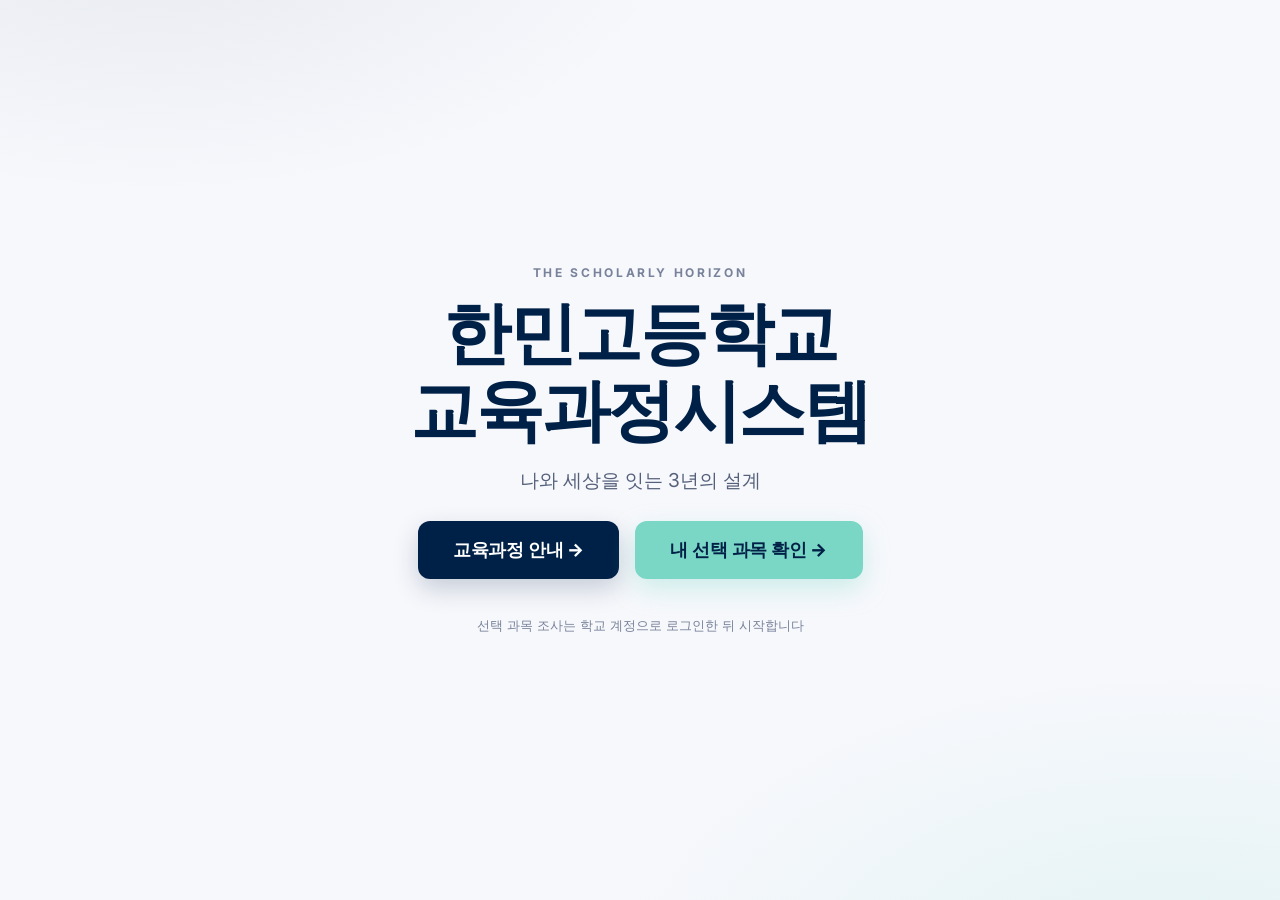
<file: index.html>
<!doctype html>
<html lang="ko">
<head>
<meta charset="utf-8">
<meta name="viewport" content="width=device-width, initial-scale=1">
<title>한민고등학교 교육과정시스템</title>
<meta name="description" content="한민고등학교 교육과정 — 설명회 자료와 선택 과목 조사">
<link rel="preconnect" href="https://fonts.googleapis.com">
<link rel="preconnect" href="https://fonts.gstatic.com" crossorigin>
<link href="https://fonts.googleapis.com/css2?family=Inter:wght@400;600;700;900&display=swap" rel="stylesheet">
<style>
  :root {
    --navy: #002147; --mint: #7ad7c6; --ink: #1a1c1e; --muted: #55607a;
    --faint: #78829a; --line: #e3e8ef; --surface: #f7f8fc;
  }
  * { box-sizing: border-box; }
  body {
    margin: 0; min-height: 100vh; display: flex; align-items: center; justify-content: center;
    padding: 2rem 1.25rem;
    font-family: Inter, 'Noto Sans KR', -apple-system, BlinkMacSystemFont, 'Malgun Gothic', sans-serif;
    color: var(--ink);
    background:
      radial-gradient(48rem 26rem at 12% -6rem, rgba(0, 33, 71, .07), transparent 70%),
      radial-gradient(52rem 28rem at 92% 108%, rgba(122, 215, 198, .16), transparent 70%),
      var(--surface);
  }
  .cover { width: 100%; max-width: 46rem; text-align: center; }
  .cover__eyebrow {
    display: block; font-size: 12px; font-weight: 700; letter-spacing: .22em;
    text-transform: uppercase; color: var(--faint); margin-bottom: .9rem;
  }
  /*
   * 표지 제목은 크게 간다. 앱 첫 화면 크기(46px)에 맞췄더니 표지로서 힘이 없었다 —
   * 여기는 사이트의 얼굴이고, 안내 화면은 읽는 자리라 역할이 다르다. 글씨체와 단추
   * 크기는 그대로 맞춰 두어 한 사이트로 읽힌다(2026-09-16).
   */
  .cover__title {
    margin: 0 0 1.1rem; font-weight: 900; letter-spacing: -.035em; line-height: 1.12;
    font-size: clamp(2.5rem, 7.5vw, 4.25rem); color: var(--navy);
  }
  .cover__lead {
    margin: 0 auto 1.5rem; max-width: 34rem; line-height: 1.7;
    font-size: clamp(1.05rem, 2.2vw, 1.2rem); color: var(--muted);
  }
  /* 지금 조사를 받는지 — 서버에서 읽어 채운다. 못 읽으면 자리를 비워 둔다. */
  .cover__state {
    display: none; margin: 0 auto 2.4rem;
    padding: .35rem .95rem; border-radius: 999px;
    font-size: 13.5px; font-weight: 700;
    background: #e7ebf2; color: var(--muted);
  }
  .cover__state.is-on { display: inline-block; }
  .cover__state.is-open { background: rgba(16, 122, 92, .1); color: #0d7a5c; }
  .cover__actions { display: flex; gap: 1rem; justify-content: center; flex-wrap: wrap; }
  .cover__btn {
    display: inline-flex; align-items: center; justify-content: center; gap: .5rem;
    padding: 1.05rem 2.2rem; border-radius: 12px; text-decoration: none;
    font-size: 1.12rem; font-weight: 800; letter-spacing: -.01em;
    transition: opacity .15s, background-color .15s, transform .15s;
  }
  .cover__btn:hover { transform: translateY(-1px); }
  .cover__btn--guide { background: var(--navy); color: #fff; box-shadow: 0 10px 26px rgba(0, 33, 71, .2); }
  .cover__btn--guide:hover { background: #12325c; }
  .cover__btn--app { background: var(--mint); color: var(--navy); box-shadow: 0 10px 26px rgba(122, 215, 198, .34); }
  .cover__btn--app:hover { background: #8ee2d3; }
  .cover__foot { margin: 2.4rem 0 0; font-size: 13px; color: var(--faint); }
  @media (max-width: 560px) {
    .cover__btn { width: 100%; }
    .cover__actions { gap: .65rem; }
  }
</style>
</head>
<body>
<main class="cover">
  <span class="cover__eyebrow">The Scholarly Horizon</span>
  <h1 class="cover__title">한민고등학교<br>교육과정시스템</h1>
  <p class="cover__lead">나와 세상을 잇는 3년의 설계</p>
  <p class="cover__state" id="state"></p>
  <div class="cover__actions">
    <!-- 학교가 설명회 자료를 지정했을 때만 남는 자리. 표시 사이가 통째로 빠진다. -->
    
    <a class="cover__btn cover__btn--guide" href="./slides.html#1">교육과정 안내 →</a>
    
    <!-- #notice — 안내를 거쳐 들어간다. 해시가 없으면 이미 로그인한 학생을 앱이 고르던 자리로 바로 보낸다. -->
    <a class="cover__btn cover__btn--app" id="app-link" href="./app/#notice">내 선택 과목 확인 →</a>
  </div>
  <p class="cover__foot">선택 과목 조사는 학교 계정으로 로그인한 뒤 시작합니다</p>
</main>
<script>
/*
 * 조사를 지금 받는지 서버에서 읽어 단추 문구를 맞춘다.
 *
 * 기간 밖에는 «내 선택 과목 확인» 이 맞지만, 기간 안에는 «3차 과목 선택하기» 라고
 * 적어야 학생이 여기가 조사 자리인 줄 안다. 못 읽으면 종전 문구를 그대로 둔다 —
 * 표지는 조사와 무관하게도 열리는 자리라 여기서 막히면 안 된다(2026-09-16).
 */
(function () {
  var SUBMIT_URL = 'https://script.google.com/macros/s/AKfycbx8r66SmJkTOjgxF-n_LTgd833ZQhqQW1hynjpDg6xsfDWgf9mM6x5u_3fCkEn3HL6f/exec';
  if (!/^https:\/\//.test(SUBMIT_URL)) return;
  fetch(SUBMIT_URL + '?schedule=1', { cache: 'no-store' })
    .then(function (r) { return r.json(); })
    .then(function (d) {
      if (!d || !d.ok) return;
      var state = document.getElementById('state');
      var link = document.getElementById('app-link');
      if (d.finalized) {
        state.textContent = '과목 선택이 끝났습니다 — 확인서는 계속 출력할 수 있습니다';
        state.className = 'cover__state is-on';
        return;
      }
      if (d.currentRound) {
        state.textContent = '지금 ' + d.currentRound + '차 과목을 선택하고 있습니다';
        state.className = 'cover__state is-on is-open';
        link.textContent = d.currentRound + '차 과목 선택하기 →';
        return;
      }
      var next = d.schedule && d.schedule['round' + (d.finalRound || 1)];
      if (next && next.start) {
        var s = new Date(next.start);
        if (!isNaN(s.getTime())) {
          state.textContent = (s.getMonth() + 1) + '월 ' + s.getDate() + '일부터 과목을 선택합니다';
          state.className = 'cover__state is-on';
        }
      }
    })
    .catch(function () { /* 표지는 조사와 무관하게도 열린다 */ });
})();
</script>
</body>
</html>
</file>
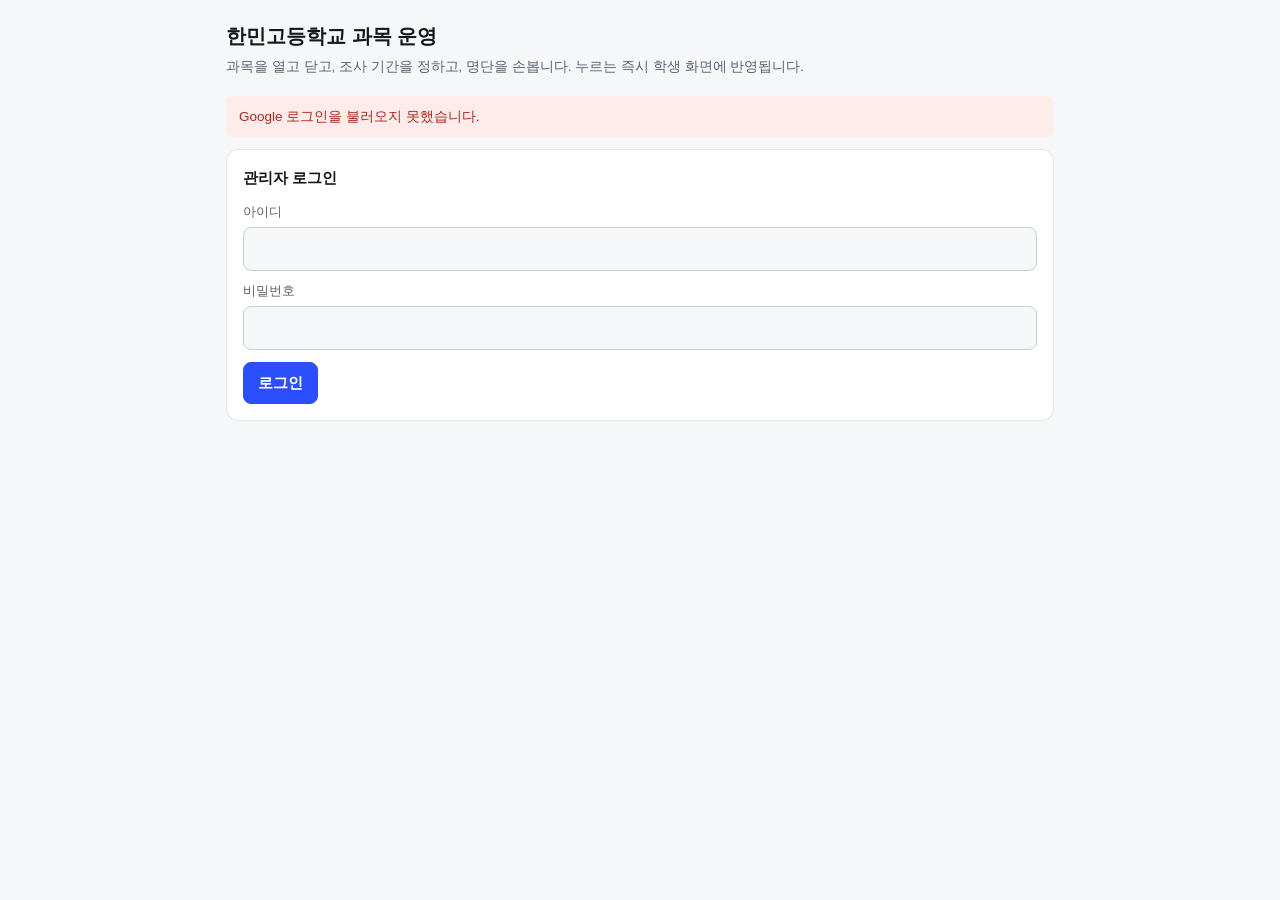
<file: admin/index.html>
<!doctype html>
<html lang="ko">
<head>
<meta charset="utf-8">
<meta name="viewport" content="width=device-width,initial-scale=1">
<title>과목 운영</title>
<!--
  과목 운영 — 폐강을 켜고 끈다.

  담임 현황 페이지(site/teacher/)와 같은 자리·같은 로그인 방식을 쓴다. 다른 점은 권한이다:
  담임이라고 폐강을 건드릴 수 있으면 안 되므로, Apps Script 의 _admins 탭에 적힌 계정만
  통과한다(비어 있으면 아무도 통과하지 못한다).

  폐강은 팩이 아니라 시트에 있다. 그래서 여기서 누르면 학생 앱에 바로 반영되고, 잘못 닫았을 때
  되돌리기도 한 번이다 — 데스크톱에서 사이트를 다시 굽지 않는다(2026-09-16).
-->
<style>
  :root {
    --bg: #f6f7f9; --card: #fff; --ink: #14171c; --muted: #5b6270; --faint: #878ea0;
    --line: #e2e5ec; --line-2: #c9cedb; --accent: #2b4eff; --accent-bg: #eef1ff;
    --danger: #b3261e; --danger-bg: #fdecea; --ok: #136c48; --ok-bg: #e7f3ee;
  }
  @media (prefers-color-scheme: dark) {
    :root {
      --bg: #11131a; --card: #181b23; --ink: #e8eaf0; --muted: #9aa1b2; --faint: #7b8295;
      --line: #262a35; --line-2: #39404f; --accent: #8fa0ff; --accent-bg: #1b2140;
      --danger: #f2b8b5; --danger-bg: #2a1614; --ok: #7ddaae; --ok-bg: #12241c;
    }
  }
  * { box-sizing: border-box; }
  body { margin: 0; background: var(--bg); color: var(--ink);
    font: 15px/1.6 -apple-system, BlinkMacSystemFont, 'Apple SD Gothic Neo', 'Malgun Gothic', sans-serif; }
  .wrap { max-width: 860px; margin: 0 auto; padding: 20px 16px 72px; }
  header { display: flex; align-items: baseline; gap: 10px; flex-wrap: wrap; margin-bottom: 4px; }
  h1 { font-size: 20px; margin: 0; }
  .who { margin-left: auto; font-size: 12.5px; color: var(--muted); }
  .sub { color: var(--muted); font-size: 13.5px; margin: 0 0 18px; }

  .card { background: var(--card); border: 1px solid var(--line); border-radius: 12px; padding: 16px; margin-bottom: 14px; }
  .card h2 { font-size: 15px; margin: 0 0 12px; }

  label { display: block; font-size: 12.5px; color: var(--muted); margin-bottom: 5px; }
  input[type=text], input[type=password], input[type=email], input[type=date], input[type=search], select, textarea {
    width: 100%; font: inherit; color: var(--ink); background: var(--bg);
    border: 1px solid var(--line-2); border-radius: 8px; padding: 9px 11px;
  }
  button { font: inherit; font-weight: 600; border-radius: 8px; padding: 8px 14px; cursor: pointer;
    border: 1px solid var(--line-2); background: var(--card); color: var(--ink); }
  button.primary { background: var(--accent); border-color: var(--accent); color: #fff; }
  button:disabled { opacity: .5; cursor: not-allowed; }
  button:focus-visible, input:focus-visible, select:focus-visible { outline: 2px solid var(--accent); outline-offset: 2px; }

  .row { display: flex; gap: 8px; align-items: center; flex-wrap: wrap; }
  /* 고르는 칸과 날짜 칸은 안쪽 여백이 같아도 기본 높이가 달라 한 줄에 두면 어긋난다. */
  .row.fields select, .row.fields input { height: 42px; }
  .msg { padding: 10px 13px; border-radius: 8px; font-size: 13.5px; margin-bottom: 12px; }
  .msg.err { background: var(--danger-bg); color: var(--danger); }
  .msg.ok { background: var(--ok-bg); color: var(--ok); }

  ul.subjects { list-style: none; margin: 0; padding: 0; display: grid; gap: 8px; }
  li.subject { border: 1px solid var(--line); border-radius: 10px; padding: 11px 13px;
    display: grid; grid-template-columns: minmax(0,1fr) auto; gap: 8px 12px; align-items: center; }
  li.subject[data-closed="1"] { background: var(--danger-bg); border-color: var(--danger); }
  .name { font-weight: 600; min-width: 0; overflow-wrap: anywhere; }
  .tabs { display: flex; gap: 6px; align-items: center; flex-wrap: wrap; margin: 0 0 14px; }
  .tabs button { width: auto; background: none; border: 1px solid transparent; color: var(--faint);
    font-weight: 600; padding: .4rem .7rem; border-radius: 8px; }
  .tabs button.on { background: var(--card); border-color: var(--line); color: var(--ink); }
  .tabs .out { margin-left: auto; font-size: 13px; color: var(--faint); text-decoration: none; white-space: nowrap; }
  .tabs .out:hover { color: var(--ink); text-decoration: underline; }
  /* 아래 고정 줄 — 목록이 길어도 넣는 자리는 늘 같은 데 있다. */
  .dock { position: sticky; bottom: 0; z-index: 5;
    background: var(--card); border-top: 1px solid var(--line);
    box-shadow: 0 -6px 18px rgba(15, 23, 42, .06); padding: 12px 0 14px; }
  .dock__inner { display: flex; align-items: center; gap: 8px; flex-wrap: wrap; padding: 0 16px; }
  .dock label { margin: 0; font-size: 12px; color: var(--faint); white-space: nowrap; }
  .dock input, .dock select { width: auto; margin: 0; height: 38px; }
  .dock #stu-id { width: 96px; }
  .dock #ros-kind { width: 104px; }
  .dock #ros-email { flex: 1; min-width: 200px; }
  .dock #ros-name { width: 110px; }
  .dock #stu-name { width: 110px; }
  .dock #stu-new-grade { width: 92px; }
  .dock #stu-email { flex: 1; min-width: 200px; }
  .dock button { width: auto; height: 38px; padding-inline: 18px; }
  /*
   * 검색칸은 이 화면에서 가장 자주 쓰는 자리다. 682명·89명을 훑어 찾아야 하는데
   * 다른 입력과 같은 크기라 눈에 안 띄고 누르기도 좁았다(2026-09-16).
   */
  .search { position: relative; flex: 1; min-width: 200px; }
  .search input[type=search] {
    height: 46px; padding: 0 14px 0 40px; font-size: 15px;
    border-radius: 10px; border-color: var(--line-2);
  }
  .search input[type=search]:focus {
    outline: none; border-color: var(--accent, #2563eb);
    box-shadow: 0 0 0 3px rgba(37, 99, 235, .12);
  }
  .search::before {
    content: ''; position: absolute; left: 14px; top: 50%; width: 15px; height: 15px;
    transform: translateY(-50%); pointer-events: none; opacity: .45;
    background: currentColor;
    -webkit-mask: no-repeat center/contain url("data:image/svg+xml;utf8,<svg xmlns='http://www.w3.org/2000/svg' viewBox='0 0 24 24' fill='none' stroke='black' stroke-width='2.4' stroke-linecap='round'><circle cx='11' cy='11' r='7'/><path d='M20 20l-3.5-3.5'/></svg>");
    mask: no-repeat center/contain url("data:image/svg+xml;utf8,<svg xmlns='http://www.w3.org/2000/svg' viewBox='0 0 24 24' fill='none' stroke='black' stroke-width='2.4' stroke-linecap='round'><circle cx='11' cy='11' r='7'/><path d='M20 20l-3.5-3.5'/></svg>");
  }
  .toggle { display: inline-flex; align-items: center; gap: .4rem; margin: 0;
    font-size: 14px; font-weight: 600; color: var(--ink); white-space: nowrap; cursor: pointer; }
  .toggle input { width: auto; margin: 0; accent-color: var(--accent, #2563eb); }
  .sem { margin-left: .5rem; font-size: 12px; font-weight: 500; color: var(--faint);
    border: 1px solid var(--line); border-radius: 999px; padding: .05rem .4rem; white-space: nowrap; }
  .meta { grid-column: 1 / -1; font-size: 12px; color: var(--faint); overflow-wrap: anywhere; }
  .count { font-variant-numeric: tabular-nums; font-size: 13px; color: var(--muted); white-space: nowrap; }
  .count strong { color: var(--ink); font-size: 15px; }
  .reason { grid-column: 1 / -1; font-size: 12.5px; color: var(--danger); }

  .hide { display: none !important; }
  .empty { color: var(--faint); font-size: 13.5px; padding: 8px 2px; }
</style>
</head>
<body>
<div class="wrap">
  <header>
    <h1 id="brand">과목 운영</h1>
    <span class="who" id="who"></span>
  </header>
  <p class="sub">과목을 열고 닫고, 조사 기간을 정하고, 명단을 손봅니다. 누르는 즉시 학생 화면에 반영됩니다.</p>

  <div id="msg" class="msg hide"></div>

  <!-- 로그인 -->
  <section class="card" id="login">
    <h2>관리자 로그인</h2>
    <div id="google-btn" class="hide" style="margin-bottom:10px"></div>
    <div id="password-form" class="hide">
      <label for="login-id">아이디</label>
      <input type="text" id="login-id" autocomplete="username">
      <label for="login-pw" style="margin-top:10px">비밀번호</label>
      <input type="password" id="login-pw" autocomplete="current-password">
      <div class="row" style="margin-top:12px">
        <button type="button" class="primary" id="login-go">로그인</button>
      </div>
    </div>
  </section>

  <nav class="tabs hide" id="tabs" role="tablist">
    <button type="button" role="tab" data-tab="subjects" class="on">과목</button>
    <button type="button" role="tab" data-tab="requests">오픈 요청 <span id="req-badge" class="count"></span></button>
    <button type="button" role="tab" data-tab="students">학생</button>
    <button type="button" role="tab" data-tab="roster">명단</button>
    <button type="button" role="tab" data-tab="schedule">설정</button>
    <button type="button" role="tab" data-tab="log">기록</button>
    <a class="out" id="to-teacher" href="../teacher/" target="_blank" rel="noopener">제출 현황·결과 내려받기 ↗</a>
  </nav>

  <!-- 과목 -->
  <section class="card hide" id="panel" data-pane="subjects">
    <h2>과목 목록</h2>
    <p class="sub" style="margin:-6px 0 12px">고른 차수의 인원을 보며 폐강을 켜고 끕니다. 학교지정 필수는 고르는 과목이 아니라 빠집니다.</p>
    <div class="row" style="margin-bottom:14px">
      <select id="grade" style="width:auto"></select>
      <select id="round" style="width:auto"></select>
      <button type="button" id="reload">다시 읽기</button>
    </div>
    <ul class="subjects" id="list"></ul>
    <p class="empty hide" id="list-empty">과목을 불러오지 못했습니다.</p>
  </section>

  <!-- 오픈 요청 -->
  <section class="card hide" id="requests-card" data-pane="requests">
    <h2>과목 오픈 요청</h2>
    <p class="sub" style="margin:-6px 0 12px">받아들이면 그 학생에게만 열립니다. 거절할 때는 사유를 적어 주세요 — 학생이 봅니다.</p>
    <ul class="subjects" id="req-list"></ul>
    <p class="empty hide" id="req-empty">들어온 요청이 없습니다.</p>
  </section>

  <!-- 설정 -->
  <section class="card hide" id="schedule-card" data-pane="schedule">
    <h2>조사 기간</h2>
    <p class="sub" style="margin:-6px 0 12px">기간 안에 있을 때만 학생이 제출할 수 있습니다. 종료일은 그날 23:59까지입니다.</p>
    <div class="row fields" style="align-items:flex-end">
      <div style="width:120px"><label for="sc-round">차수</label><select id="sc-round"></select></div>
      <div style="width:190px"><label for="sc-start">시작</label><input type="date" id="sc-start"></div>
      <div style="width:190px"><label for="sc-end">종료</label><input type="date" id="sc-end"></div>
      <button type="button" class="primary" id="sc-save">기간 저장</button>
    </div>
    <p class="empty" id="sc-now"></p>

    <h2 style="margin-top:26px">확인서 제출일</h2>
    <p class="sub" style="margin:-6px 0 12px">
      학생 첫 화면 안내에 그대로 적힙니다 — 「… 담임 선생님께 반드시 제출합니다」.
      사람이 읽는 말로 적으세요(예: 9월 28일(월)). 비우면 그 줄에 날짜가 빠집니다.
    </p>
    <div class="row">
      <input type="text" id="due-text" placeholder="9월 28일(월)" autocomplete="off" style="flex:1;min-width:180px">
      <button type="button" class="primary" id="due-save">저장</button>
    </div>

    <h2 style="margin-top:26px">과목 오픈 요청 알림</h2>
    <p class="sub" style="margin:-6px 0 12px">
      학생이 과목을 열어 달라고 요청하면 관리자 명단의 켜진 계정으로 알립니다.
      「시험 보내기」로 지금 닿는지 확인할 수 있습니다.
    </p>
    <div class="row" style="align-items:center">
      <label class="toggle"><input type="checkbox" id="nt-mail"> 메일</label>
      <label class="toggle"><input type="checkbox" id="nt-kakao"> 카카오워크</label>
      <span style="flex:1"></span>
      <button type="button" id="nt-test">시험 보내기</button>
      <button type="button" class="primary" id="nt-save">저장</button>
    </div>
    <p class="empty" id="nt-state"></p>


    <h2 style="margin-top:26px">최종 확정</h2>
    <p class="sub" style="margin:-6px 0 12px">
      켜면 기간과 상관없이 아무도 제출할 수 없습니다. 기간이 끝나도 나중에 기간을 늘리면
      제출이 다시 열리므로, 조사를 끝낼 때는 여기서 못박아 주세요.
    </p>
    <div class="row">
      <span id="fin-state" class="empty" style="flex:1"></span>
      <button type="button" id="fin-toggle">최종 확정</button>
    </div>
  </section>

  <!-- 학생 -->
  <section class="card hide" id="students-card" data-pane="students">
    <h2>학생 명렬 <span id="stu-count" class="count"></span></h2>
    <p class="sub" style="margin:-6px 0 12px">
      평소에는 데스크톱 앱에서 학생 표를 통째로 보내 맞춥니다. 여기서는 전입·전출처럼 급한 것만 손봅니다 —
      다음 밀어넣기 때 데스크톱 표에 없으면 다시 빠집니다.
    </p>
    <div class="row" style="margin-bottom:12px">
      <span class="search"><input type="search" id="stu-q" placeholder="이름 · 학번 · 1학년 3반 · 3반"></span>
      <select id="stu-grade" style="width:auto">
        <option value="">전체 학년</option>
        <option value="1">1학년</option>
        <option value="2">2학년</option>
        <option value="3">3학년</option>
      </select>
      <button type="button" id="stu-load">불러오기</button>
    </div>
    <ul class="subjects" id="stu-list"></ul>
    <p class="empty hide" id="stu-empty">학생이 없습니다.</p>
  </section>


  <!-- 명단 -->
  <section class="card hide" id="roster-card" data-pane="roster">
    <div class="row" style="margin-bottom:14px">
      <span class="search"><input type="search" id="ros-q" placeholder="이름 · 이메일 검색"></span>
      <span class="count" id="ros-count"></span>
    </div>

    <h2>관리자</h2>
    <p class="sub" style="margin:-6px 0 12px">이 화면을 쓸 수 있는 계정입니다. 교직원 명단에도 들어 있어야 로그인이 됩니다.</p>
    <ul class="subjects" id="admin-list"></ul>
    <p class="empty hide" id="admin-empty">찾는 계정이 없습니다.</p>

    <h2 style="margin-top:26px">교직원</h2>
    <p class="sub" style="margin:-6px 0 12px">
      제출 현황을 볼 수 있는 계정입니다. 학생 앱에서는 시험 제출이 됩니다.
      평소에는 데스크톱 앱에서 교사 표를 통째로 보내 맞춥니다 — 여기서 넣은 줄도 다음 밀어넣기 때
      교사 표에 없으면 사라집니다.
    </p>
    <ul class="subjects" id="teacher-list"></ul>
    <p class="empty hide" id="teacher-empty">찾는 계정이 없습니다.</p>
  </section>

  <!-- 기록 -->
  <section class="card hide" id="log-card" data-pane="log">
    <h2>변경 기록</h2>
    <p class="sub" style="margin:-6px 0 12px">이 화면에서 바꾼 것만 남습니다. 시트를 직접 고친 것은 남지 않습니다.</p>
    <ul class="subjects" id="log-list"></ul>
    <p class="empty hide" id="log-empty">기록이 없습니다.</p>
  </section>
</div>
<!--
  넣는 줄은 화면 맨 아래에 붙여 둔다. 목록이 682줄이라 아래에 두면 끝까지 내려가야
  하고, 위에 두면 목록을 밀어낸다. 보는 자리와 넣는 자리를 따로 둔다.
-->
<!--
  명단에 넣는 줄. 관리자와 교직원이 따로 있어 칸을 둘로 두면 화면 아래가 복잡해진다 —
  어디에 넣을지 고르게 하고 줄은 하나만 둔다.
-->
<div class="dock hide" id="ros-dock">
  <div class="wrap dock__inner">
    <label for="ros-kind">넣을 곳</label>
    <select id="ros-kind"><option value="teacher">교직원</option><option value="admin">관리자</option></select>
    <label for="ros-email">이메일</label><input type="email" id="ros-email" autocomplete="off" placeholder="hong@hanmin.hs.kr">
    <label for="ros-name">이름</label><input type="text" id="ros-name" autocomplete="off" placeholder="홍길동">
    <button type="button" class="primary" id="ros-add">넣기</button>
  </div>
</div>

<div class="dock hide" id="stu-dock">
  <div class="wrap dock__inner">
    <label for="stu-id">학번</label><input type="text" id="stu-id" autocomplete="off" placeholder="10101">
    <label for="stu-name">이름</label><input type="text" id="stu-name" autocomplete="off" placeholder="홍길동">
    <label for="stu-new-grade">학년</label>
    <select id="stu-new-grade"><option value="1">1학년</option><option value="2">2학년</option><option value="3">3학년</option></select>
    <label for="stu-email">이메일</label><input type="email" id="stu-email" autocomplete="off" placeholder="hm26001@hanmin.hs.kr">
    <button type="button" class="primary" id="stu-add">넣기</button>
  </div>
</div>

<script>
(async function () {
  var $ = function (id) { return document.getElementById(id); };
  var config = {};
  try { config = await (await fetch('./config.json', { cache: 'no-cache' })).json(); } catch (e) { config = {}; }
  var SUBMIT_URL = String(config.submitUrl || '');
  if (config.schoolName) { document.title = config.schoolName + ' 과목 운영'; $('brand').textContent = config.schoolName + ' 과목 운영'; }

  var auth = { sessionToken: '' };
  try {
    var saved = JSON.parse(sessionStorage.getItem('selection_admin_auth') || 'null');
    if (saved && saved.sessionToken) auth = saved;
  } catch (e) { /* 무시 */ }
  /*
   * 선택 앱이나 담임 현황에서 이미 로그인했으면 여기서 또 로그인하지 않는다.
   *
   * 같은 주소라 sessionStorage 를 함께 쓰고, 세션 표도 서버 한 곳이다. 관리자인지는
   * 서버가 _admins 명단으로 다시 확인하므로, 토큰을 이어받아도 권한이 새지 않는다.
   */
  try {
    if (!auth.sessionToken) {
      var app = JSON.parse(sessionStorage.getItem('hm_auth') || 'null');
      var alive = app && app.exp ? app.exp * 1000 > Date.now() : Boolean(app);
      if (alive && app.role === 'teacher' && app.sessionToken) auth = { sessionToken: app.sessionToken };
    }
    if (!auth.sessionToken) {
      var t = JSON.parse(sessionStorage.getItem('teacher_status_auth') || 'null');
      if (t && t.sessionToken) auth = { sessionToken: t.sessionToken };
    }
  } catch (e) { /* 무시 */ }

  var state = { closures: {}, subjects: [], counts: {}, schedule: null, requests: [], cohorts: [],
    teachers: [], admins: [], me: '', log: null, students: null, notify: null };

  function say(text, kind) {
    var box = $('msg');
    if (!text) { box.className = 'msg hide'; box.textContent = ''; return; }
    box.className = 'msg ' + (kind || 'err');
    box.textContent = text;
  }
  var wait = function (ms) { return new Promise(function (go) { setTimeout(go, ms); }); };
  /*
   * 몰릴 때 구글이 «너무 많은 스크립트가 동시에 실행되고 있습니다» HTML 을 돌려준다.
   * 다 같은 간격으로 다시 보내면 같은 무리가 그대로 다시 부딪힌다 — 무작위를 섞는다.
   */
  var RETRY_WAITS = [[400, 900], [900, 2000], [2000, 4000], [4000, 8000]];
  var retryWait = function (attempt) {
    var span = RETRY_WAITS[Math.min(attempt, RETRY_WAITS.length - 1)];
    return span[0] + Math.random() * (span[1] - span[0]);
  };

  /*
   * Apps Script 는 POST 를 script.googleusercontent.com 으로 넘겨 답을 준다. 그 길에서 드물게
   * JSON 대신 구글의 HTML 이 온다 — 담임 페이지가 겪은 그대로다. 사람 대신 한 번 더 보낸다.
   */
  async function post(body, attempt) {
    attempt = attempt || 0;
    var res;
    try {
      res = await fetch(SUBMIT_URL, {
        method: 'POST', mode: 'cors', cache: 'no-store',
        headers: { 'Content-Type': 'text/plain;charset=utf-8' }, body: JSON.stringify(body),
      });
    } catch (e) {
      if (attempt < RETRY_WAITS.length) { await wait(retryWait(attempt)); return post(body, attempt + 1); }
      throw new Error('서버에 닿지 못했습니다. 잠시 뒤 다시 시도해 주세요.');
    }
    var text = await res.text();
    var data = null;
    try { data = JSON.parse(text); } catch (e) { data = null; }
    if (!data) {
      if (attempt < RETRY_WAITS.length) { await wait(retryWait(attempt)); return post(body, attempt + 1); }
      throw new Error('서버 응답을 읽지 못했습니다. 잠시 뒤 다시 시도해 주세요.');
    }
    if (!data.ok) throw new Error(data.err || data.msg || '요청을 처리하지 못했습니다.');
    return data;
  }

  function saveAuth() { try { sessionStorage.setItem('selection_admin_auth', JSON.stringify(auth)); } catch (e) { /* 무시 */ } }
  function clearAuth() { auth = { sessionToken: '' }; try { sessionStorage.removeItem('selection_admin_auth'); } catch (e) { /* 무시 */ } }

  /*
   * 과목 카탈로그 — 학생 앱과 같은 팩에서 읽는다. 이름이 겹치므로 id 로 다룬다.
   *
   * 팩은 입학년도(코호트)마다 따로 구워지고, 같은 3학년 과목이라도 2025학번의 3학년과
   * 2026학번의 3학년은 다른 해의 다른 조사다. 코호트를 합치면 같은 과목이 두 번 뜨고
   * 집계도 남의 조사 것과 섞인다 — «대상 학년»에 해당하는 코호트 하나만 읽는다.
   * 대상 학년은 그 코호트가 지금 몇 학년인지에 1을 더한 값이다.
   */
  async function loadCohorts() {
    var res = await fetch('../site-manifest.json', { cache: 'no-cache' });
    if (!res.ok) throw new Error('사이트 정보를 읽지 못했습니다 (HTTP ' + res.status + ')');
    var info = await res.json();
    var rows = (info.cohorts || []).filter(function (row) { return Number(row.currentGrade) > 0; });
    if (!rows.length) throw new Error('사이트에 등록된 입학년도가 없습니다.');
    return rows;
  }

  function cohortForGrade(grade) {
    for (var i = 0; i < state.cohorts.length; i++) {
      if (Number(state.cohorts[i].currentGrade) + 1 === Number(grade)) return state.cohorts[i];
    }
    return null;
  }

  var packCache = {};
  async function loadSubjects(grade) {
    var cohort = cohortForGrade(grade);
    if (!cohort) return [];
    var year = cohort.enrollYear;
    if (!packCache[year]) {
      var res = await fetch('../app/cohorts/' + year + '/pack/subjects.json', { cache: 'no-cache' });
      if (!res.ok) throw new Error('과목 목록을 읽지 못했습니다 (HTTP ' + res.status + ')');
      var data = await res.json();
      packCache[year] = (Array.isArray(data) ? data : (data.subjects || [])).filter(function (row) {
        return row && row.id && row.name;
      });
    }
    // 학교지정 필수는 고르는 과목이 아니라 폐강할 것도 없다. 선택군에 든 것만 보여 준다.
    return packCache[year].filter(function (row) {
      return Number(row.grade) === Number(grade) && row.isReadOnly !== true && !/-fixed$/.test(String(row.groupId || ''));
    });
  }

  function countsFromReport(data) {
    /*
     * 제출은 «선택군 → 고른 과목 이름»으로 온다. 이름만 보고 합치면 같은 이름이 1학기와
     * 2학기에 있는 과목(전문 수학·인공지능 수학 등)의 인원이 두 학기 것으로 합쳐진다.
     * 선택군까지 같이 열쇠로 써서 과목 하나에 그 학기 인원만 붙인다.
     */
    var byGroupName = {};
    Object.keys(data.byGroup || {}).forEach(function (groupId) {
      Object.keys(data.byGroup[groupId]).forEach(function (combination) {
        var hits = data.byGroup[groupId][combination];
        combination.split(';').forEach(function (name) {
          if (!name) return;
          var key = groupId + '\u0000' + name;
          byGroupName[key] = (byGroupName[key] || 0) + hits;
        });
      });
    });
    return byGroupName;
  }

  function countOf(row) {
    return state.counts[String(row.groupId || '') + '\u0000' + String(row.name)];
  }

  /** «3-1» 같은 학기 표시. 같은 이름이 두 학기에 있어 이게 없으면 구분이 안 된다. */
  function semesterLabel(row) {
    var m = String(row.semester || '').match(/^(\d)-(\d)$/);
    return m ? m[1] + '학년 ' + m[2] + '학기' : '';
  }

  function render() {
    var list = $('list');
    var grade = Number($('grade').value);
    list.innerHTML = '';
    var rows = state.subjects.slice();
    $('list-empty').className = rows.length ? 'empty hide' : 'empty';
    if (!rows.length) { $('list-empty').textContent = grade + '학년 선택과목이 팩에 없습니다.'; return; }

    // 학기 → 선택군 → 이름. 같은 이름이 두 학기에 있으니 학기가 먼저 갈라져야 읽힌다.
    rows.sort(function (a, b) {
      return String(a.semester).localeCompare(String(b.semester))
        || String(a.groupId).localeCompare(String(b.groupId), 'ko')
        || String(a.name).localeCompare(String(b.name), 'ko');
    });
    rows.forEach(function (row) {
      var closure = state.closures[row.id];
      var closed = !!(closure && closure.closed);
      var item = document.createElement('li');
      item.className = 'subject';
      item.setAttribute('data-closed', closed ? '1' : '0');

      var name = document.createElement('span');
      name.className = 'name';
      name.textContent = row.name;
      var when = semesterLabel(row);
      if (when) {
        var tag = document.createElement('span');
        tag.className = 'sem';
        tag.textContent = when;
        name.appendChild(tag);
      }
      item.appendChild(name);

      var right = document.createElement('span');
      right.className = 'row';
      var count = document.createElement('span');
      count.className = 'count';
      var n = countOf(row);
      count.innerHTML = n === undefined ? '<span style="color:var(--faint)">집계 없음</span>' : '<strong>' + n + '</strong>명';
      right.appendChild(count);

      var toggle = document.createElement('button');
      toggle.type = 'button';
      toggle.textContent = closed ? '폐강 해제' : '폐강';
      if (!closed) toggle.className = 'primary';
      toggle.addEventListener('click', function () { decide(row, !closed, toggle); });
      right.appendChild(toggle);
      item.appendChild(right);

      var meta = document.createElement('span');
      meta.className = 'meta';
      meta.textContent = (row.groupLabel || String(row.groupId || '').replace(/^g\d-s\d-/, '')) + ' · ' + row.id;
      item.appendChild(meta);

      if (closed && closure.reason) {
        var reason = document.createElement('span');
        reason.className = 'reason';
        reason.textContent = '폐강 사유 · ' + closure.reason
          + (closure.updatedBy ? ' (' + closure.updatedBy + ')' : '');
        item.appendChild(reason);
      }
      list.appendChild(item);
    });
  }

  /*
   * 서버는 시각을 UTC(ISO)로 준다. 앞 10자를 그냥 자르면 한국 시간 9월 24일 00:00 이
   * «9월 23일»로 보인다 — 자정 기준이라 하루가 통째로 밀린다. 보는 사람의 시간대로 옮겨
   * 적는다. 시트에 넣는 값은 종전대로 화면이 고른 날짜 그대로다.
   */
  function ymd(iso) {
    if (!iso) return '';
    var date = new Date(iso);
    if (isNaN(date.getTime())) return String(iso).slice(0, 10);
    var pad = function (n) { return (n < 10 ? '0' : '') + n; };
    return date.getFullYear() + '-' + pad(date.getMonth() + 1) + '-' + pad(date.getDate());
  }

  function renderSchedule() {
    var status = state.schedule || {};
    var round = Number($('sc-round').value) || 1;
    var slot = (status.schedule || {})['round' + round] || {};
    $('sc-start').value = ymd(slot.start);
    $('sc-end').value = ymd(slot.end);
    $('sc-now').textContent = status.currentRound
      ? '지금은 ' + status.currentRound + '차 제출을 받고 있습니다.'
      : '지금은 제출을 받지 않습니다.';
  }

  $('sc-round').addEventListener('change', renderSchedule);
  $('sc-save').addEventListener('click', async function () {
    var round = Number($('sc-round').value) || 1;
    var start = $('sc-start').value;
    var end = $('sc-end').value;
    if (!start || !end) { say('시작일과 종료일을 골라 주세요.'); return; }
    say('');
    $('sc-save').disabled = true;
    try {
      // 끝나는 날은 그날 끝까지 받는다. 00:00 으로 보내면 종료일 아침에 닫혀 버린다.
      var data = await post({ action: 'setSchedule', sessionToken: auth.sessionToken,
        round: round, start: start + ' 00:00', end: end + ' 23:59' });
      state.schedule = data.schedule || null;
      renderSchedule();
      say(round + '차 기간을 저장했습니다.', 'ok');
    } catch (e) {
      say(e.message);
    } finally {
      $('sc-save').disabled = false;
    }
  });

  function renderRequests() {
    var list = $('req-list');
    list.innerHTML = '';
    var rows = state.requests || [];
    var waiting = rows.filter(function (row) { return row.status === 'pending'; }).length;
    $('req-badge').textContent = waiting ? '대기 ' + waiting + '건' : '';
    $('req-empty').className = rows.length ? 'empty hide' : 'empty';

    rows.forEach(function (row) {
      var item = document.createElement('li');
      item.className = 'subject';

      var name = document.createElement('span');
      name.className = 'name';
      name.textContent = row.subjectName || row.subjectId;
      item.appendChild(name);

      var right = document.createElement('span');
      right.className = 'row';
      if (row.status === 'pending') {
        var yes = document.createElement('button');
        yes.type = 'button'; yes.className = 'primary'; yes.textContent = '열어 주기';
        yes.addEventListener('click', function () { judge(row, true, item); });
        var no = document.createElement('button');
        no.type = 'button'; no.textContent = '거절';
        no.addEventListener('click', function () { judge(row, false, item); });
        right.appendChild(yes); right.appendChild(no);
      } else {
        var mark = document.createElement('span');
        mark.className = 'count';
        mark.textContent = row.status === 'approved' ? '열어 줌' : '거절함';
        right.appendChild(mark);
      }
      item.appendChild(right);

      var meta = document.createElement('span');
      meta.className = 'meta';
      // 교사가 통로를 확인해 본 줄은 실제 학생 요청과 섞이면 안 된다. 앞에 표시한다.
      meta.textContent = (row.isTest ? '[시험] ' : '')
        + (row.studentName || '') + ' ' + (row.studentId || '')
        + (row.targetGrade ? ' · ' + row.targetGrade + '학년' : '')
        + (row.createdAt ? ' · ' + String(row.createdAt).slice(0, 10) : '');
      item.appendChild(meta);

      var reason = document.createElement('span');
      reason.className = 'meta';
      reason.style.color = 'var(--ink)';
      reason.textContent = '사유 · ' + row.reason;
      item.appendChild(reason);

      if (row.decisionNote) {
        var note = document.createElement('span');
        note.className = 'meta';
        note.textContent = '처리 · ' + row.decisionNote + (row.decidedBy ? ' (' + row.decidedBy + ')' : '');
        item.appendChild(note);
      }
      list.appendChild(item);
    });
  }

  async function judge(row, approve, item) {
    var note = '';
    if (!approve) {
      note = String(window.prompt('«' + (row.subjectName || row.subjectId) + '» 거절 사유를 적어 주세요.\n학생이 봅니다.', '') || '').trim();
      if (!note) return;
    } else {
      note = String(window.prompt('열어 줄 때 남길 말이 있으면 적어 주세요(비워도 됩니다).', '') || '').trim();
    }
    item.style.opacity = '.5';
    say('');
    try {
      var data = await post({ action: 'decideOpenRequest', sessionToken: auth.sessionToken,
        requestId: row.requestId, approve: approve, note: note });
      state.requests = data.requests || [];
      renderRequests();
      say((row.subjectName || row.subjectId) + (approve ? ' 열어 줬습니다.' : ' 거절했습니다.'), 'ok');
    } catch (e) {
      say(e.message);
    } finally {
      item.style.opacity = '';
    }
  }

  async function decide(row, closed, button) {
    var reason = '';
    if (closed) {
      reason = String(window.prompt('«' + row.name + '» 폐강 사유를 적어 주세요.\n학생에게 보일 수 있습니다.', '') || '').trim();
      if (!reason) return;
    } else if (!window.confirm('«' + row.name + '» 폐강을 해제할까요?')) {
      return;
    }
    button.disabled = true;
    say('');
    try {
      // 대상 학년까지 실어 보낸다 — 같은 이름이 2학년 융합판과 3학년판으로 나뉘어 있어서,
      // 제출 서버가 이름으로 대조할 때 학년이 있어야 엉뚱한 쪽을 막지 않는다.
      /*
       * 어느 학번의 과목을 닫는지 함께 보낸다. 폐강은 «그 과목이 열리는 학년도»에 대한
       * 결정이라, 학년만 적어 두면 다른 학번의 같은 학년까지 따라 닫힌다(2026-09-17).
       */
      var cohort = cohortForGrade(row.grade);
      var data = await post({ action: 'setClosure', sessionToken: auth.sessionToken,
        subjectId: row.id, subjectName: row.name, targetGrade: Number(row.grade) || null,
        entryYear: cohort ? Number(cohort.enrollYear) || null : null,
        closed: closed, reason: reason });
      applyClosures(data.closures);
      render();
      say(row.name + (closed ? ' 폐강했습니다.' : ' 폐강을 해제했습니다.'), 'ok');
    } catch (e) {
      say(e.message);
    } finally {
      button.disabled = false;
    }
  }

  function applyClosures(rows) {
    state.closures = {};
    (rows || []).forEach(function (row) {
      state.closures[row.subjectId] = { closed: true, reason: row.reason, updatedBy: row.updatedBy, updatedAt: row.updatedAt };
    });
  }

  /*
   * 새로 읽기 — 서버는 한 번만 부른다.
   *
   * 이 스크립트는 호출 하나에 2~3초가 고정으로 든다. 내용이 아니라 «부른다»는 것 자체의
   * 값이라, 종전처럼 세 번 부르면(설정·집계·요청) 화면이 뜨는 데 10초가 걸렸다.
   * 팩은 깃허브 페이지의 정적 파일이라 값이 거의 안 들고, 한 번 읽으면 캐시에 남는다.
   */
  /*
   * ready 가 있으면 그것으로 그린다. 로그인 응답이 운영 화면 자료를 함께 싣고 오므로
   * 들어오자마자 왕복을 한 번 더 하지 않는다 — 한 번이 3~4초다.
   */
  async function refresh(ready) {
    say('');
    try {
      if (!state.cohorts.length) state.cohorts = await loadCohorts();
      var data = ready || await post({
        action: 'adminConsole', sessionToken: auth.sessionToken,
        grade: Number($('grade').value), round: Number($('round').value),
      });
      /*
       * 빈 껍데기를 그대로 그리면 «기간도 명단도 없는» 화면이 되어 더 헷갈린다.
       * 무엇이 왔는지 함께 적는다 — 왜 비었는지 아직 못 잡아서 단서가 필요하다.
       */
      // 로그인 응답에 실려 온 것이 이상하면 제 길로 한 번 더 물어본다.
      if (!data.schedule && ready) {
        data = await post({
          action: 'adminConsole', sessionToken: auth.sessionToken,
          grade: Number($('grade').value), round: Number($('round').value),
        });
      }
      if (!data.schedule) {
        throw new Error('운영 자료를 받지 못했습니다. 다시 불러와 주세요. (받은 것: '
          + Object.keys(data || {}).join(', ') + ')');
      }
      state.me = data.admin && data.admin.email ? data.admin.email : '';
      $('who').textContent = state.me;
      state.teachers = data.teachers || [];
      state.admins = data.admins || [];
      applyClosures((data.closures || []).filter(function (row) { return row.closed; }));
      state.subjects = await loadSubjects($('grade').value);
      state.counts = data.counts ? countsFromReport(data.counts) : {};
      $('login').className = 'card hide';
      state.schedule = data.schedule || null;
      state.notify = data.notify || null;
      renderSchedule();
      renderDue();
      renderNotify();
      renderFinalized();
      renderRoster();
      render();
      $('tabs').className = 'tabs';
      showTab(activeTab);
      // 요청 목록을 못 읽어도 폐강·기간은 쓸 수 있어야 한다. 그 칸만 접는다.
      state.requests = data.requests || [];
      renderRequests();
      if (data.requestsError) say('요청 목록을 읽지 못했습니다 — ' + data.requestsError);
      if (data.countsError) say('집계를 읽지 못했습니다 — ' + data.countsError);
    } catch (e) {
      // 못 들어간 채로 멈추면 로그인 단추라도 붙어 있어야 다시 시도할 수 있다.
      if (/로그인/.test(e.message)) clearAuth();
      if ($('login').className.indexOf('hide') < 0 || /로그인/.test(e.message)) showLogin();
      say(e.message);
    }
  }

  /* ── 탭 ─────────────────────────────────────────────────────────────────── */

  var TABS = ['subjects', 'requests', 'students', 'roster', 'schedule', 'log'];
  var activeTab = 'subjects';

  function showTab(name) {
    if (TABS.indexOf(name) < 0) name = 'subjects';
    activeTab = name;
    TABS.forEach(function (key) {
      var pane = document.querySelector('[data-pane="' + key + '"]');
      if (pane) pane.className = key === name ? 'card' : 'card hide';
    });
    Array.prototype.forEach.call($('tabs').querySelectorAll('button'), function (btn) {
      btn.className = btn.getAttribute('data-tab') === name ? 'on' : '';
    });
    $('stu-dock').className = name === 'students' ? 'dock' : 'dock hide';
    $('ros-dock').className = name === 'roster' ? 'dock' : 'dock hide';
    // 기록은 자주 볼 것이 아니라 탭을 열 때 부른다 — 새로 읽을 때마다 싣지 않는다.
    if (name === 'log' && !state.log) loadLog();
    // 학생은 많아서 따로 부른다 — 화면을 새로 읽을 때마다 싣지 않는다.
    if (name === 'students' && !state.students) loadStudents();
  }

  /* ── 학생 명렬 ──────────────────────────────────────────────────────────── */

  async function loadStudents() {
    say('');
    try {
      var data = await post({ action: 'listStudents', sessionToken: auth.sessionToken });
      state.students = data.students || [];
    } catch (e) {
      state.students = [];
      say(e.message);
    }
    renderStudents();
  }

  function renderStudents() {
    var rows = state.students || [];
    var q = $('stu-q').value.trim().toLowerCase();
    var grade = $('stu-grade').value;
    /*
     * 검색어는 이름·학번뿐 아니라 «1학년 3반»·«3반»·«2학년» 처럼 학년·반으로도 받는다.
     * 담임이 자기 반을 찾는 것이 가장 흔한 일이라, 그걸 못 하면 682명을 훑어야 한다.
     * 숫자만 적으면 학번 앞자리와 겹치므로 «반» 이 붙었을 때만 반으로 읽는다.
     */
    var wantGrade = null;
    var wantClass = null;
    var text = q;
    var gradeHit = text.match(/([1-3])\s*학년/);
    if (gradeHit) { wantGrade = Number(gradeHit[1]); text = text.replace(gradeHit[0], ' '); }
    var classHit = text.match(/(\d{1,2})\s*반/);
    if (classHit) { wantClass = Number(classHit[1]); text = text.replace(classHit[0], ' '); }
    text = text.trim();

    var shown = rows.filter(function (row) {
      if (grade && String(row.grade) !== grade) return false;
      if (wantGrade !== null && Number(row.grade) !== wantGrade) return false;
      if (wantClass !== null && Number(row.classNo) !== wantClass) return false;
      if (!text) return true;
      return String(row.name).toLowerCase().indexOf(text) >= 0
        || String(row.studentId).toLowerCase().indexOf(text) >= 0;
    });
    $('stu-count').textContent = shown.length === rows.length
      ? rows.length + '명'
      : shown.length + ' / ' + rows.length + '명';
    var list = $('stu-list');
    list.innerHTML = '';
    $('stu-empty').className = shown.length ? 'empty hide' : 'empty';
    // 한 번에 다 그리면 천 줄이 넘어 화면이 멈춘다. 검색으로 좁혀 보게 한다.
    var LIMIT = 200;
    shown.slice(0, LIMIT).forEach(function (row) {
      var item = document.createElement('li');
      item.className = 'subject';
      item.setAttribute('data-closed', row.active ? '0' : '1');

      var name = document.createElement('span');
      name.className = 'name';
      name.textContent = row.name;
      var tag = document.createElement('span');
      tag.className = 'sem';
      tag.textContent = row.grade + '학년' + (row.classNo ? ' ' + row.classNo + '반' : '') + (row.number ? ' ' + row.number + '번' : '');
      name.appendChild(tag);
      item.appendChild(name);

      var right = document.createElement('span');
      right.className = 'row';
      var mark = document.createElement('span');
      mark.className = 'count';
      mark.innerHTML = row.active
        ? (row.hasSubmission ? '<span style="color:var(--faint)">제출함</span>' : '')
        : '<span style="color:var(--faint)">전출</span>';
      right.appendChild(mark);
      var drop = document.createElement('button');
      drop.type = 'button';
      drop.textContent = '빼기';
      drop.disabled = !row.active;
      drop.addEventListener('click', function () {
        var warn = row.hasSubmission
          ? '«' + row.name + '» 은(는) 제출한 적이 있어 줄을 지우지 않고 전출로 표시합니다. 계속할까요?'
          : '«' + row.name + '» 을(를) 명렬에서 뺄까요?';
        if (!window.confirm(warn)) return;
        removeStudent(row, drop);
      });
      right.appendChild(drop);
      item.appendChild(right);

      var meta = document.createElement('span');
      meta.className = 'meta';
      meta.textContent = row.studentId + (row.email ? ' · ' + row.email : '')
        + ' · 기이수 ' + (row.completedCount || 0) + '과목';
      item.appendChild(meta);
      list.appendChild(item);
    });
    if (shown.length > LIMIT) {
      var more = document.createElement('li');
      more.className = 'subject';
      var text = document.createElement('span');
      text.className = 'name';
      text.textContent = '앞의 ' + LIMIT + '명만 보입니다 — 검색으로 좁혀 주세요.';
      more.appendChild(text);
      list.appendChild(more);
    }
  }

  async function removeStudent(row, button) {
    button.disabled = true;
    say('');
    try {
      var data = await post({ action: 'removeStudent', sessionToken: auth.sessionToken, studentId: row.studentId });
      state.students = data.students || [];
      state.log = null;
      renderStudents();
      say(row.name + (data.deactivated ? ' 을(를) 전출로 표시했습니다.' : ' 을(를) 명렬에서 뺐습니다.'), 'ok');
    } catch (e) {
      say(e.message);
      button.disabled = false;
    }
  }

  /* ── 명단 ───────────────────────────────────────────────────────────────── */

  /** 교직원 명단에 적힌 이름 — 관리자 줄에 이름이 비어 있을 때 여기서 찾아 보여 준다. */
  function nameFromTeachers(email) {
    var key = String(email).toLowerCase();
    for (var i = 0; i < (state.teachers || []).length; i++) {
      if (String(state.teachers[i].email).toLowerCase() === key) return state.teachers[i].name || '';
    }
    return '';
  }

  function renderRoster() {
    var q = $('ros-q').value.trim().toLowerCase();
    var seen = 0;
    var total = 0;
    [['admin', 'admin-list', 'admin-empty', state.admins],
     ['teacher', 'teacher-list', 'teacher-empty', state.teachers]].forEach(function (entry) {
      var kind = entry[0];
      var list = $(entry[1]);
      var all = (entry[3] || []).slice().sort(function (a, b) {
        return (a.active === b.active ? 0 : a.active ? -1 : 1)
          || String(a.name || a.email).localeCompare(String(b.name || b.email), 'ko');
      });
      var rows = q
        ? all.filter(function (row) {
            var label = String(row.name || nameFromTeachers(row.email)).toLowerCase();
            return label.indexOf(q) >= 0 || String(row.email).toLowerCase().indexOf(q) >= 0;
          })
        : all;
      total += all.length;
      seen += rows.length;
      $(entry[2]).className = rows.length ? 'empty hide' : 'empty';
      list.innerHTML = '';
      rows.forEach(function (row) {
        var item = document.createElement('li');
        item.className = 'subject';
        item.setAttribute('data-closed', row.active ? '0' : '1');

        var name = document.createElement('span');
        name.className = 'name';
        name.textContent = row.name || nameFromTeachers(row.email) || row.email;
        if (String(row.email).toLowerCase() === String(state.me || '').toLowerCase()) {
          var mine = document.createElement('span');
          mine.className = 'sem';
          mine.textContent = '나';
          name.appendChild(mine);
        }
        item.appendChild(name);

        var right = document.createElement('span');
        right.className = 'row';
        var mark = document.createElement('span');
        mark.className = 'count';
        mark.innerHTML = row.active ? '' : '<span style="color:var(--faint)">꺼짐</span>';
        right.appendChild(mark);
        // 켜고 끄기가 아니라 있고 없고로 다룬다 — 교직원은 데스크톱이 통째로 밀어 넣으므로
        // 꺼진 줄이 남아 있어도 다음 밀어넣기 때 사라진다. 두 길의 결과를 같게 맞춘다.
        var drop = document.createElement('button');
        drop.type = 'button';
        drop.textContent = '빼기';
        drop.addEventListener('click', function () {
          if (!window.confirm('«' + (row.name || row.email) + '» 을(를) 명단에서 뺄까요?')) return;
          removeRoster(kind, row.email, drop);
        });
        right.appendChild(drop);
        item.appendChild(right);

        var meta = document.createElement('span');
        meta.className = 'meta';
        meta.textContent = row.email;
        item.appendChild(meta);
        list.appendChild(item);
      });
    });
    $('ros-count').textContent = q ? seen + ' / ' + total + '명' : total + '명';
  }

  async function removeRoster(kind, email, button) {
    if (button) button.disabled = true;
    say('');
    try {
      var data = await post({ action: 'removeRosterEntry', sessionToken: auth.sessionToken, kind: kind, email: email });
      if (kind === 'admin') state.admins = data.roster || [];
      else state.teachers = data.roster || [];
      state.log = null;
      renderRoster();
      say(email + ' 을(를) 뺐습니다.', 'ok');
    } catch (e) {
      say(e.message);
    } finally {
      if (button) button.disabled = false;
    }
  }

  async function saveRoster(kind, entry, button) {
    if (button) button.disabled = true;
    say('');
    try {
      var data = await post({
        action: 'setRosterEntry', sessionToken: auth.sessionToken,
        kind: kind, email: entry.email, name: entry.name || '', active: entry.active,
      });
      if (kind === 'admin') state.admins = data.roster || [];
      else state.teachers = data.roster || [];
      renderRoster();
      say((kind === 'admin' ? '관리자' : '교직원') + ' 명단을 고쳤습니다.', 'ok');
    } catch (e) {
      say(e.message);
    } finally {
      if (button) button.disabled = false;
    }
  }

  /* ── 최종 확정 ──────────────────────────────────────────────────────────── */

  function renderDue() {
    $('due-text').value = (state.schedule && state.schedule.confirmationDue) || '';
  }

  function renderNotify() {
    var n = state.notify || { mail: true, kakaoWork: true };
    $('nt-mail').checked = n.mail !== false;
    $('nt-kakao').checked = n.kakaoWork !== false;
  }

  function renderFinalized() {
    var done = !!(state.schedule && state.schedule.finalized);
    var at = state.schedule && state.schedule.finalizedAt;
    $('fin-state').textContent = done
      ? '확정되었습니다' + (at ? ' · ' + String(at).slice(0, 10) : '') + '. 아무도 제출할 수 없습니다.'
      : '아직 확정하지 않았습니다. 기간 안이면 제출을 받습니다.';
    var button = $('fin-toggle');
    button.textContent = done ? '확정 풀기' : '최종 확정';
    button.className = done ? '' : 'primary';
  }

  /* ── 기록 ───────────────────────────────────────────────────────────────── */

  async function loadLog() {
    try {
      var data = await post({ action: 'adminLog', sessionToken: auth.sessionToken, limit: 100 });
      state.log = data.entries || [];
    } catch (e) {
      state.log = [];
      say(e.message);
    }
    var list = $('log-list');
    list.innerHTML = '';
    $('log-empty').className = state.log.length ? 'empty hide' : 'empty';
    state.log.forEach(function (row) {
      var item = document.createElement('li');
      item.className = 'subject';
      var name = document.createElement('span');
      name.className = 'name';
      name.textContent = row.detail || row.kind;
      item.appendChild(name);
      var meta = document.createElement('span');
      meta.className = 'meta';
      meta.textContent = String(row.at || '').replace('T', ' ').slice(0, 16) + ' · ' + (row.email || '');
      item.appendChild(meta);
      list.appendChild(item);
    });
  }

  /**
   * 구글 로그인 단추를 붙인다.
   *
   * 종전에는 화면을 그릴 때 window.google 이 있는지 한 번만 보고, 없으면 비밀번호 칸으로
   * 떨어뜨렸다. 구글 스크립트는 async 로 실려서 그 시점에 아직 없는 것이 보통이다 —
   * 그래서 구글 로그인을 쓰는 학교인데도 비밀번호 칸이 떴다. 담임 페이지처럼 스크립트를
   * 직접 심고 onload 에서 붙인다.
   */
  function mountGoogleLogin() {
    function attach() {
      try {
        window.google.accounts.id.initialize({
          client_id: config.googleClientId,
          callback: async function (response) {
            say('');
            try {
              var data = await post({
                action: 'googleLogin', credential: response.credential, withConsole: true,
                grade: Number($('grade').value), round: Number($('round').value),
              });
              auth.sessionToken = data.sessionToken || (data.auth && data.auth.sessionToken) || '';
              if (!auth.sessionToken) throw new Error('로그인 응답을 확인하지 못했습니다.');
              saveAuth();
              refresh(data.console || null);
            } catch (e) { say(e.message); }
          },
        });
        $('google-btn').className = '';
        window.google.accounts.id.renderButton($('google-btn'), { theme: 'outline', size: 'large', text: 'signin_with', locale: 'ko' });
      } catch (e) {
        // 단추를 못 붙이면 들어올 길이 없어진다. 비밀번호 칸이라도 열어 둔다.
        $('password-form').className = '';
        say('Google 로그인 단추를 준비하지 못했습니다.');
      }
    }
    if (window.google && window.google.accounts) { attach(); return; }
    var s = document.createElement('script');
    s.src = 'https://accounts.google.com/gsi/client';
    s.async = true;
    s.onload = attach;
    s.onerror = function () { $('password-form').className = ''; say('Google 로그인을 불러오지 못했습니다.'); };
    document.head.appendChild(s);
  }

  function showLogin() {
    $('tabs').className = 'tabs hide';
    $('stu-dock').className = 'dock hide';
    $('ros-dock').className = 'dock hide';
    TABS.forEach(function (key) {
      var pane = document.querySelector('[data-pane="' + key + '"]');
      if (pane) pane.className = 'card hide';
    });
    $('login').className = 'card';
    if (config.loginMode === 'google' && config.googleClientId) mountGoogleLogin();
    else $('password-form').className = '';
  }

  $('login-go').addEventListener('click', async function () {
    say('');
    try {
      var data = await post({ action: 'passwordLogin', loginId: $('login-id').value.trim(), password: $('login-pw').value });
      auth.sessionToken = data.sessionToken || (data.auth && data.auth.sessionToken) || '';
      if (!auth.sessionToken) throw new Error('로그인 응답을 확인하지 못했습니다.');
      saveAuth();
      refresh();
    } catch (e) { say(e.message); }
  });
  Array.prototype.forEach.call($('tabs').querySelectorAll('button'), function (btn) {
    btn.addEventListener('click', function () { showTab(btn.getAttribute('data-tab')); });
  });
  $('due-save').addEventListener('click', async function () {
    $('due-save').disabled = true;
    say('');
    try {
      var data = await post({ action: 'setConfirmationDue', sessionToken: auth.sessionToken, text: $('due-text').value.trim() });
      state.schedule = data.schedule || null;
      state.log = null;
      renderDue();
      say('확인서 제출일을 저장했습니다.', 'ok');
    } catch (e) { say(e.message); } finally { $('due-save').disabled = false; }
  });
  $('nt-save').addEventListener('click', async function () {
    $('nt-save').disabled = true;
    say('');
    try {
      var data = await post({ action: 'setNotifyChannels', sessionToken: auth.sessionToken,
        mail: $('nt-mail').checked, kakaoWork: $('nt-kakao').checked });
      state.notify = data.channels || null;
      state.log = null;
      renderNotify();
      $('nt-state').textContent = '';
      say('알림 설정을 저장했습니다.', 'ok');
    } catch (e) { say(e.message); } finally { $('nt-save').disabled = false; }
  });
  $('nt-test').addEventListener('click', async function () {
    $('nt-test').disabled = true;
    say('');
    $('nt-state').textContent = '보내는 중…';
    try {
      var data = await post({ action: 'testNotify', sessionToken: auth.sessionToken });
      $('nt-state').textContent = '받는 사람 ' + (data.to || []).join(', ')
        + ' · 메일 ' + data.mail + ' · 카카오워크 ' + data.kakaoWork;
    } catch (e) {
      $('nt-state').textContent = '';
      say(e.message);
    } finally { $('nt-test').disabled = false; }
  });
  $('fin-toggle').addEventListener('click', async function () {
    var done = !!(state.schedule && state.schedule.finalized);
    var ask = done
      ? '확정을 풀면 기간 안에서 다시 제출을 받습니다. 계속할까요?'
      : '최종 확정하면 기간과 상관없이 아무도 제출할 수 없습니다. 계속할까요?';
    if (!window.confirm(ask)) return;
    $('fin-toggle').disabled = true;
    say('');
    try {
      var data = await post({ action: 'setFinalized', sessionToken: auth.sessionToken, finalized: !done });
      state.schedule = data.schedule || null;
      renderSchedule();
      renderFinalized();
      state.log = null;
      say(done ? '확정을 풀었습니다.' : '최종 확정했습니다.', 'ok');
    } catch (e) { say(e.message); } finally { $('fin-toggle').disabled = false; }
  });
  $('ros-q').addEventListener('input', function () { renderRoster(); });
  $('ros-add').addEventListener('click', function () {
    var email = $('ros-email').value.trim();
    if (!email) { say('이메일을 적어 주세요.'); return; }
    saveRoster($('ros-kind').value, { email: email, name: $('ros-name').value.trim(), active: true }, $('ros-add'))
      .then(function () { $('ros-email').value = ''; $('ros-name').value = ''; state.log = null; });
  });
  $('stu-load').addEventListener('click', function () { state.students = null; loadStudents(); });
  $('stu-q').addEventListener('input', function () { if (state.students) renderStudents(); });
  $('stu-grade').addEventListener('change', function () { if (state.students) renderStudents(); });
  $('stu-add').addEventListener('click', async function () {
    var studentId = $('stu-id').value.trim();
    var name = $('stu-name').value.trim();
    if (!studentId || !name) { say('학번과 이름을 적어 주세요.'); return; }
    $('stu-add').disabled = true;
    say('');
    try {
      var data = await post({
        action: 'setStudent', sessionToken: auth.sessionToken,
        studentId: studentId, name: name, email: $('stu-email').value.trim(),
        grade: Number($('stu-new-grade').value),
      });
      state.students = data.students || [];
      state.log = null;
      renderStudents();
      ['stu-id', 'stu-name', 'stu-email'].forEach(function (id) { $(id).value = ''; });
      say(name + ' 을(를) 넣었습니다.', 'ok');
    } catch (e) { say(e.message); } finally { $('stu-add').disabled = false; }
  });
  $('reload').addEventListener('click', function () { refresh(); });
  $('grade').addEventListener('change', function () { refresh(); });
  $('round').addEventListener('change', function () { refresh(); });

  // 대상 학년과 차수 — 차수는 설정의 마지막 차수까지 보여 준다.
  // «2학년»은 지금 1학년이 내년에 들을 과목이라는 뜻이다. 그 말을 적어 두지 않으면
  // 지금 2학년 이야기로 읽힌다 — 폐강을 엉뚱한 학년에 걸 수 있다.
  [2, 3].forEach(function (grade) {
    var option = document.createElement('option');
    option.value = String(grade);
    option.textContent = grade + '학년 대상 (현 ' + (grade - 1) + '학년)';
    $('grade').appendChild(option);
  });
  var finalRound = Math.max(1, Math.min(3, Number(config.finalRound) || 2));
  for (var r = 1; r <= finalRound; r += 1) {
    var option = document.createElement('option');
    option.value = String(r); option.textContent = r + '차';
    if (r === finalRound) option.selected = true;
    $('round').appendChild(option);
  }
  // 기간 설정은 1~3 을 다 보여 준다 — 아직 열지 않은 차수를 여기서 처음 연다.
  for (var k = 1; k <= 3; k += 1) {
    var scOption = document.createElement('option');
    scOption.value = String(k); scOption.textContent = k + '차';
    if (k === Math.min(3, finalRound + 1)) scOption.selected = true;
    $('sc-round').appendChild(scOption);
  }

  if (!SUBMIT_URL) { say('응답 저장 주소가 설정되지 않은 사이트입니다. 데스크톱 앱에서 사이트를 다시 만들어 올리세요.'); return; }
  if (auth.sessionToken) refresh(); else showLogin();
})();
</script>
</body>
</html>
</file>
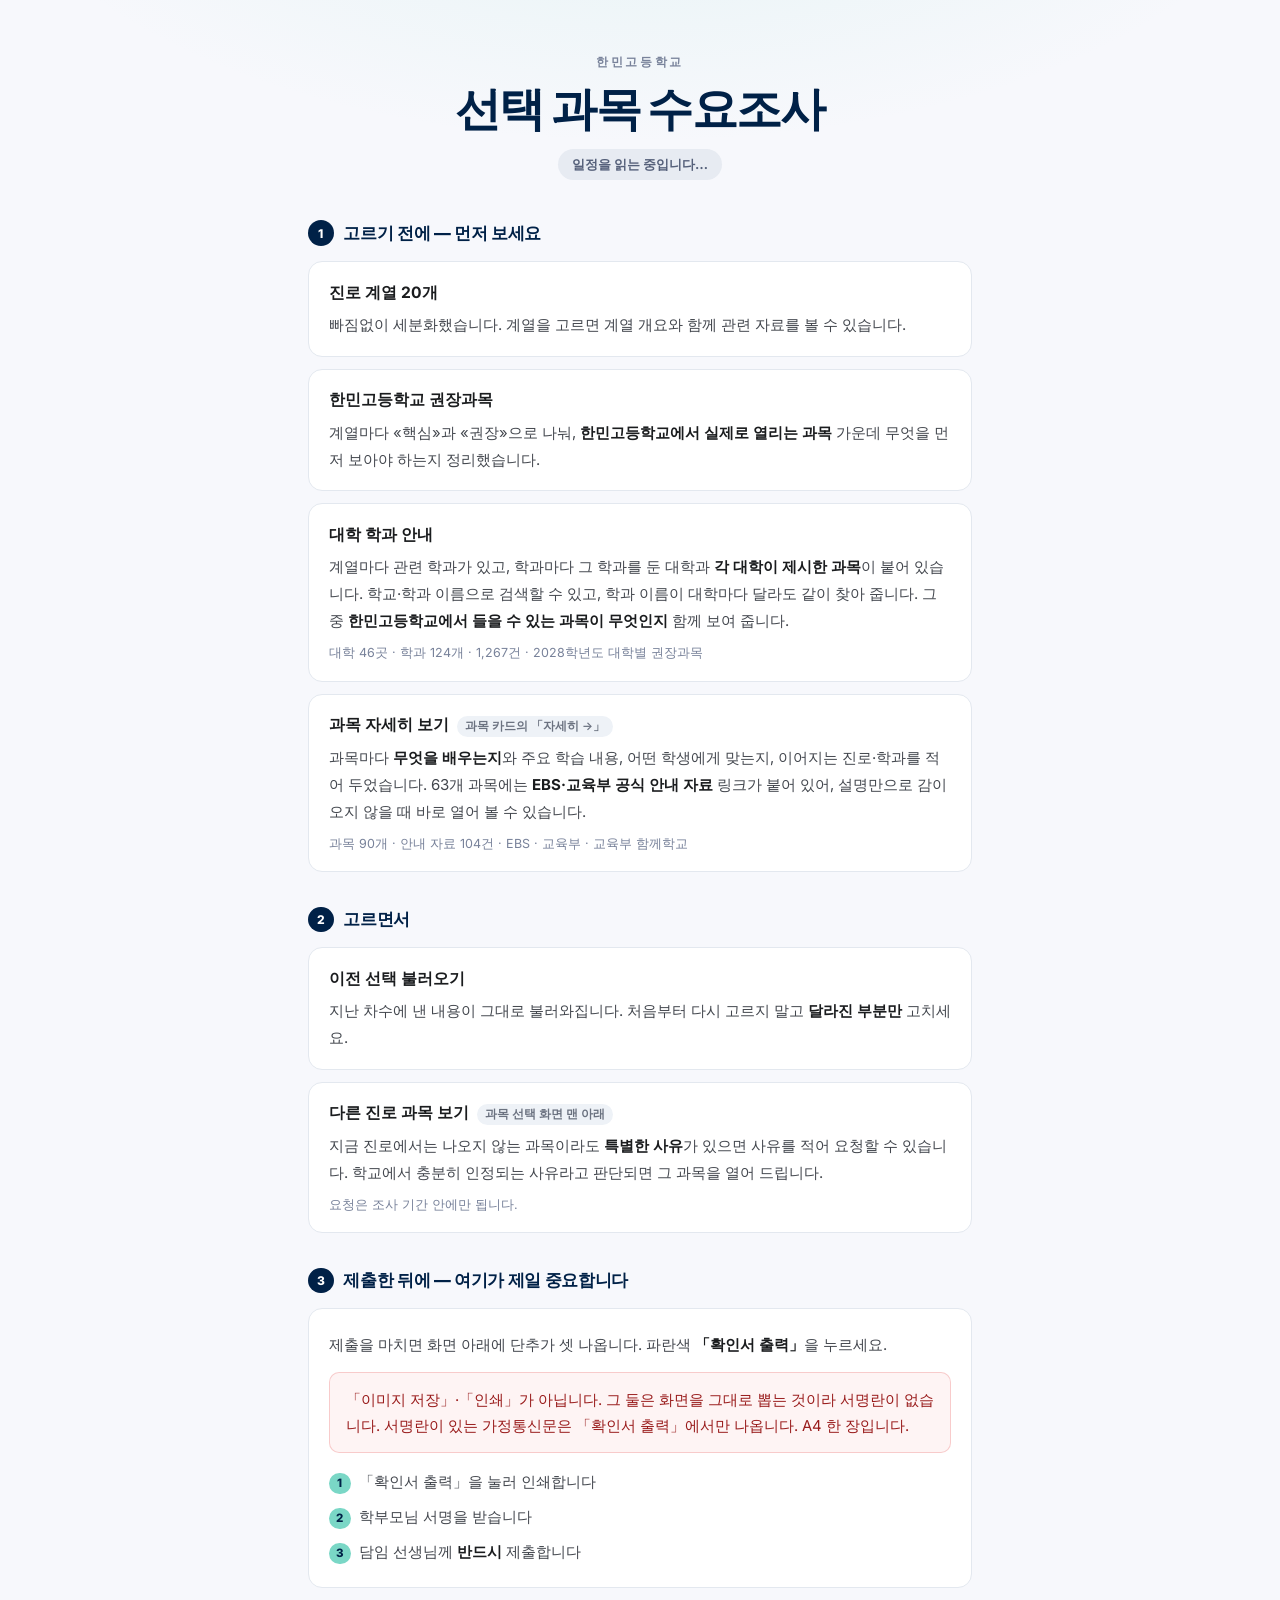
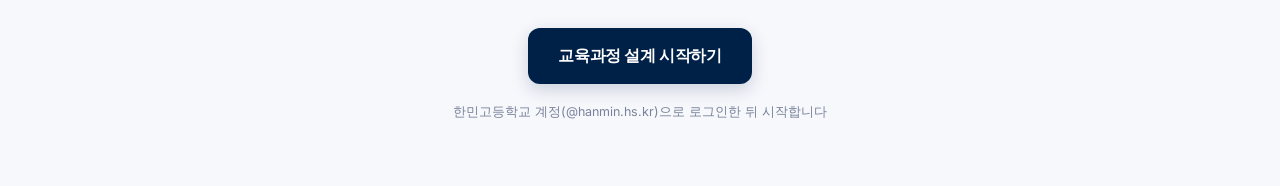
<file: app/index.html>
<!doctype html>
<html lang="ko"><head><meta charset="utf-8"><meta name="viewport" content="width=device-width,initial-scale=1">
<title>한민고등학교 선택 앱</title><meta http-equiv="refresh" content="0;url=./cohorts/2026/">
<script>(function(){var u=new URL("./cohorts/2026/",window.location.href);if(window.location.search)u.search=window.location.search;if(window.location.hash)u.hash=window.location.hash;window.location.replace(u.href)})()</script></head>
<body><p>이동 중입니다… <a href="./cohorts/2026/">자동으로 이동하지 않으면 여기를 누르세요.</a></p></body></html>
</file>
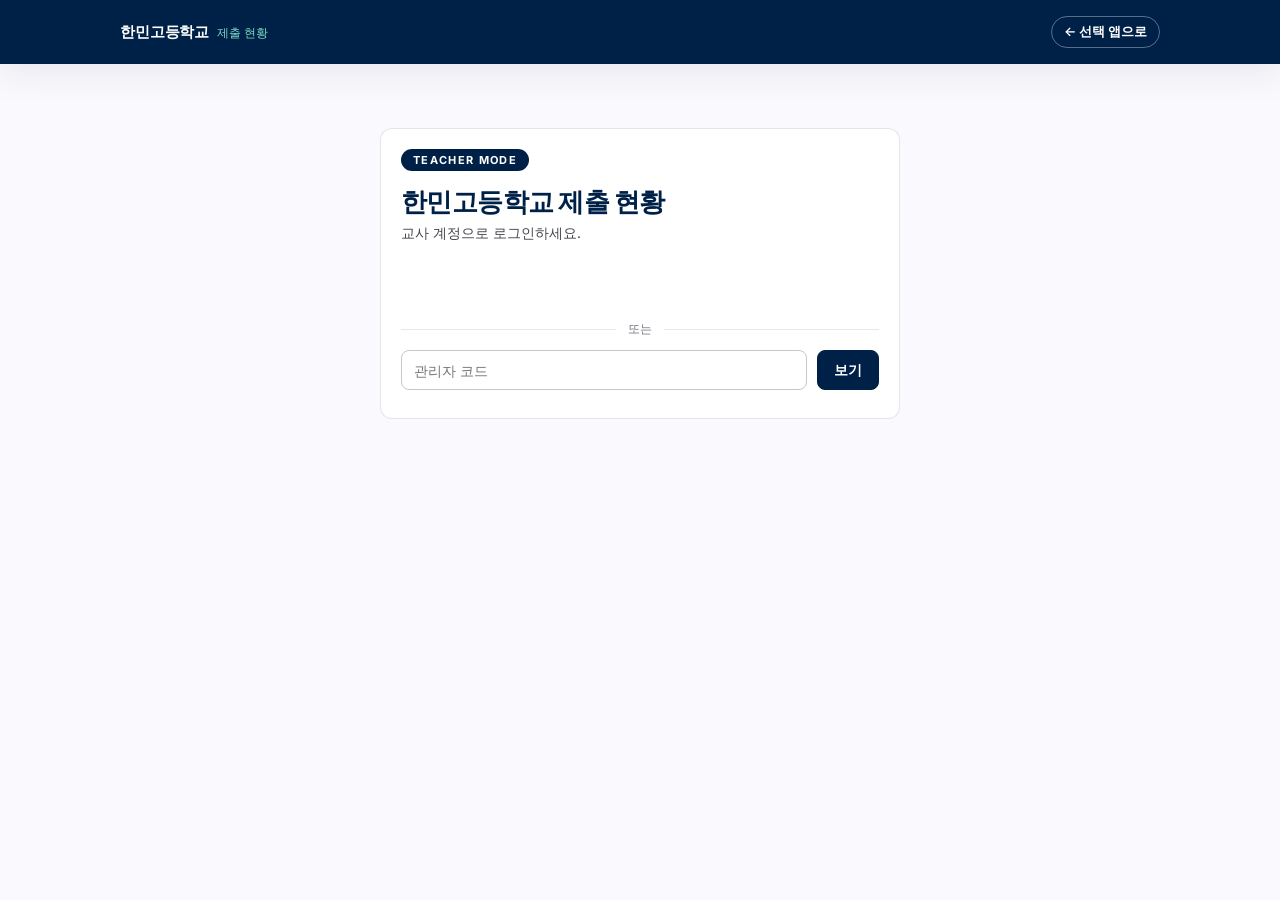
<file: teacher/index.html>
<!doctype html>
<html lang="ko">
<head>
<meta charset="utf-8">
<meta name="viewport" content="width=device-width, initial-scale=1">
<title>제출 현황</title>
<link rel="preconnect" href="https://fonts.googleapis.com">
<link rel="preconnect" href="https://fonts.gstatic.com" crossorigin>
<link href="https://fonts.googleapis.com/css2?family=Inter:wght@400;500;600;700;800;900&display=swap" rel="stylesheet">
<style>
  :root { color-scheme: light; --navy:#002147; --navy-deep:#000a1e; --navy-soft:#d6e3ff; --navy-mid:#2d476f; --navy-dim:#708ab5; --mint:#7ad7c6; --mint-soft:#97f3e2; --mint-deep:#005047; --mint-ink:#00201b;
    --surface:#faf9fd; --surface-low:#f4f3f7; --surface-mid:#efedf1; --surface-high:#e9e7eb; --line:#c4c6cf; --ink:#1a1b1e; --ink-2:#44474e; --outline:#74777f; --error:#ba1a1a; --error-soft:#ffdad6; --error-ink:#93000a; --shadow:0 10px 35px rgba(0,33,71,.08); }
  * { box-sizing: border-box; }
  html { font-size: 15px; }
  body { margin: 0; font-family: Inter, system-ui, "Malgun Gothic", "Apple SD Gothic Neo", Pretendard, sans-serif; background: var(--surface); color: var(--ink); -webkit-font-smoothing: antialiased; }
  header.top { position: sticky; top: 0; z-index: 40; background: var(--navy); color: #fff; box-shadow: var(--shadow); }
  header.top .in { max-width: 1080px; margin: 0 auto; height: 64px; padding: 0 20px; display: flex; align-items: center; justify-content: space-between; gap: 12px; }
  header.top .brand { display: flex; align-items: baseline; gap: 8px; font-weight: 700; letter-spacing: -.01em; }
  header.top .brand small { font-size: 12px; color: var(--mint); font-weight: 500; }
  header.top .meta { font-size: 12.5px; color: rgba(255,255,255,.72); display: none; }
  header.top .back { color: #fff; text-decoration: none; font-size: 13px; font-weight: 600; padding: 6px 12px; border: 1px solid rgba(255,255,255,.35); border-radius: 999px; white-space: nowrap; }
  header.top .back:hover { background: rgba(255,255,255,.12); }
  @media (min-width: 720px) { header.top .meta { display: block; } }
  main { max-width: 1080px; margin: 0 auto; padding: 24px 20px 72px; }
  h1 { font-size: 26px; font-weight: 800; letter-spacing: -.02em; margin: 0 0 4px; color: var(--navy); }
  .sub { color: var(--ink-2); font-size: 14px; margin: 0 0 18px; }
  .card { background: #fff; border: 1px solid rgba(196,198,207,.45); border-radius: 12px; padding: 20px; margin-bottom: 16px; }
  .row { display: flex; flex-wrap: wrap; gap: 10px; align-items: center; }
  input, select, button { font: inherit; font-size: 14px; color: var(--ink); }
  input[type=text], input[type=search], input[type=password], select { height: 40px; padding: 0 12px; border: 1px solid var(--line); border-radius: 8px; background: #fff; }
  input:focus, select:focus { outline: 2px solid var(--navy); outline-offset: 1px; border-color: var(--navy); }
  button { height: 40px; padding: 0 16px; border-radius: 8px; border: 1px solid var(--line); background: #fff; cursor: pointer; font-weight: 600; transition: background .15s, color .15s; }
  button:hover { background: var(--surface-low); }
  button.primary { background: var(--navy); border-color: var(--navy); color: #fff; }
  button.primary:hover { background: var(--navy-deep); }
  button:disabled { opacity: .5; cursor: default; }
  button.mini { height: 28px; padding: 0 10px; font-size: 12px; margin-left: 6px; border-color: var(--navy); color: var(--navy); background: #fff; }
  button.mini:hover { background: var(--navy); color: #fff; }
  .note { font-size: 13px; color: var(--ink-2); }
  .err { color: var(--error); font-size: 13px; margin: 8px 0 0; }
  .muted { color: var(--outline); }
  table { width: 100%; border-collapse: collapse; font-size: 14px; }
  th, td { padding: 9px 8px; border-bottom: 1px solid var(--surface-mid); text-align: left; vertical-align: top; }
  th { color: var(--ink-2); font-weight: 600; font-size: 11.5px; letter-spacing: .06em; text-transform: uppercase; white-space: nowrap; }
  td.num, th.num { text-align: right; font-variant-numeric: tabular-nums; white-space: nowrap; width: 72px; }
  .tbl { overflow-x: auto; }
  .tbl table { table-layout: fixed; min-width: 520px; }
  .tbl td { overflow-wrap: anywhere; }
  th.w-cls, td.w-cls { width: 110px; white-space: nowrap; }
  th.w-name, td.w-name { width: 120px; }
  td.miss { color: var(--error); font-weight: 700; }
  /* 반별 제출 — 막대 대신 반마다 칸 하나. 반 번호 순이라 찾기 쉽고, 덜 낸 반만 붉은 글자로 드러난다(2026-10-01) */
  .cls-grid { display: grid; grid-template-columns: repeat(auto-fill, minmax(104px, 1fr)); gap: 8px; }
  .cls-tile { height: auto; display: flex; flex-direction: column; align-items: flex-start; gap: 2px; padding: 10px 12px; border-radius: 10px; text-align: left; font-weight: 500; }
  .cls-tile b { font-size: 13px; color: var(--ink-2); }
  .cls-tile strong { font-size: 19px; font-weight: 800; letter-spacing: -.01em; font-variant-numeric: tabular-nums; }
  .cls-tile small { font-size: 12px; font-weight: 600; color: var(--error); }
  .cls-tile.done { border-color: transparent; background: var(--surface-low); }
  .cls-tile.done strong { color: var(--ink-2); }
  .cls-tile.done small { color: var(--outline); font-weight: 500; }
  /* 과목별 인원 — 학기별로 선택군 상자를 나란히 두고, 상자 안은 과목·인원·응답 대비 비율 세 칸 */
  .sem-title { font-size: 14px; font-weight: 800; color: var(--ink); margin: 18px 0 8px; }
  .grade-title + .sem-title { margin-top: 4px; }
  .grp-grid { display: grid; grid-template-columns: repeat(auto-fill, minmax(min(300px, 100%), 1fr)); gap: 10px; }
  .grp { border: 1px solid var(--surface-high); border-radius: 10px; padding: 10px 14px 4px; }
  .grp-head { display: flex; justify-content: space-between; align-items: baseline; gap: 8px; margin-bottom: 2px; }
  .grp-head b { font-size: 14px; color: var(--navy); }
  .grp td { padding: 6px 2px; }
  .grp tr:last-child td { border-bottom: 0; }
  .grp td.num { width: 48px; }
  .grp td.n { font-weight: 700; }
  .grp td.p { color: var(--outline); font-size: 12.5px; }
  tr.cls { cursor: pointer; }
  tr.cls:hover td { background: var(--surface-low); }
  .chip { display: inline-block; margin: 0 6px 4px 0; padding: 2px 10px; border-radius: 999px; background: var(--error-soft); color: var(--error-ink); font-size: 13px; font-weight: 500; }
  .chip.ok { background: var(--mint-soft); color: var(--mint-deep); }
  .grade-title { display: flex; justify-content: space-between; align-items: baseline; margin: 0 0 12px; gap: 10px; flex-wrap: wrap; }
  .grade-title h2 { font-size: 18px; font-weight: 800; letter-spacing: -.01em; margin: 0; color: var(--navy); }
  h3 { font-size: 12px; font-weight: 700; letter-spacing: .1em; text-transform: uppercase; color: var(--navy-dim); margin: 22px 0 8px; }
  .card h3:first-child { margin-top: 0; }
  .tabs { display: flex; flex-wrap: nowrap; gap: 6px; margin: 14px 0 0; max-width: 100%; overflow-x: auto; overscroll-behavior-x: contain; padding-bottom: 4px; }
  .tabs button { flex: 0 0 auto; white-space: nowrap; height: 36px; padding: 0 16px; border-radius: 999px; font-size: 13.5px; border-color: transparent; background: var(--surface-low); color: var(--ink-2); }
  .tabs button:hover { background: var(--surface-high); }
  .tabs button.on { background: var(--navy); color: #fff; }
  .kpis { display: grid; grid-template-columns: repeat(auto-fit, minmax(170px, 1fr)); gap: 12px; }
  .kpi { border-radius: 12px; padding: 16px 18px; background: var(--surface-low); }
  .kpi:first-child { background: var(--navy); color: #fff; }
  .kpi b { display: block; font-size: 28px; font-weight: 800; letter-spacing: -.02em; margin: 4px 0 4px; font-variant-numeric: tabular-nums; }
  .kpi span { font-size: 12.5px; color: var(--ink-2); }
  .kpi:first-child span { color: var(--mint); }
  .hidden { display: none !important; }
  .spinner { width: 36px; height: 36px; margin: 0 auto; border-radius: 50%; border: 4px solid var(--surface-high); border-top-color: var(--navy); animation: spin .9s linear infinite; }
  @keyframes spin { to { transform: rotate(360deg); } }
  .sticky { position: sticky; top: 64px; z-index: 5; }
  .student-hit { cursor: pointer; }
  .student-hit:hover td { background: var(--surface-low); }
  .login-wrap { max-width: 520px; margin: 40px auto 0; }
  .login-wrap .tag { display: inline-block; padding: 4px 12px; border-radius: 999px; background: var(--navy); color: #fff; font-size: 11px; font-weight: 700; letter-spacing: .12em; text-transform: uppercase; margin-bottom: 14px; }
  .divider { display: flex; align-items: center; gap: 12px; color: var(--outline); font-size: 12px; margin: 16px 0 12px; white-space: nowrap; }
  .gsi { display: flex; justify-content: center; min-height: 44px; }
  .divider::before, .divider::after { content: ""; flex: 1; height: 1px; background: var(--surface-high); }
  @media (max-width: 640px) { html { font-size: 14px; } th, td { padding: 7px 5px; font-size: 13px; } .card { padding: 16px; } h1 { font-size: 22px; } }

.ax-embedded header.top,.ax-embedded #logout,.ax-embedded #controls a {display:none!important}
.ax-embedded main {max-width:none;padding:12px 16px;margin:0}
.ax-embedded #controls {position:static;top:auto;margin-bottom:12px}
.ax-embedded h1 {font-size:20px}
.ax-embedded {--navy:#4f46e5;--navy-deep:#4338ca;--mint:#e0e7ff}
.ax-embedded[data-ax-theme=dark] {color-scheme:dark;--surface:#111827;--surface-low:#1f2937;--surface-mid:#273244;--line:#374151;--ink:#e5e7eb;--ink-2:#aebbd0;--outline:#94a3b8;--navy:#a5b4fc;--navy-deep:#818cf8;--error:#fca5a5}
.ax-embedded[data-ax-theme=dark] .card,.ax-embedded[data-ax-theme=dark] button,.ax-embedded[data-ax-theme=dark] input,.ax-embedded[data-ax-theme=dark] select {background:var(--surface-low);color:var(--ink)}

  /* 확인서 인쇄(2026-09-29) — 학생 앱 «확인서 출력»과 같은 양식. 담임이 반 학생 것을 한꺼번에 뽑는다.
     학생이 집에서 인쇄를 못 해 담임 PC로 와서 뽑던 일을 덜려고 만들었다. 화면에는 안 보이고 인쇄할 때만 나온다. */
  #cf-print { display: none; }
  @media print {
    body.printing-cf > *:not(#cf-print) { display: none !important; }
    body.printing-cf #cf-print { display: block !important; }
    body.printing-cf { background: #fff !important; }
    @page { size: A4 portrait; margin: 0; }
  }
  .confirmation-form { font-family: '맑은 고딕','Malgun Gothic','Noto Sans KR',sans-serif; color: #111; font-size: 11pt; line-height: 1.45; width: 100%; max-width: 182mm; margin: 0 auto; padding: 14mm 0 12mm; page-break-after: auto; }
  .confirmation-form + .confirmation-form { page-break-before: always; }
  .cf-header { text-align: center; border-bottom: 2px solid #111; padding-bottom: 3mm; margin-bottom: 3mm; }
  .cf-school { font-size: 11pt; letter-spacing: .15em; color: #555; margin-bottom: 1mm; }
  .cf-title { font-size: 16pt; font-weight: 800; letter-spacing: -.02em; margin: 0 0 1mm; }
  .cf-submit-date { font-size: 9.5pt; color: #555; }
  .cf-student-info { margin-bottom: 3mm; }
  .cf-student-info table { width: 100%; border-collapse: collapse; border: 1px solid #333; font-size: 10.5pt; }
  .cf-student-info th, .cf-student-info td { border: 1px solid #999; padding: 1.5mm 3mm; text-align: left; vertical-align: middle; }
  .cf-student-info th { background: #f0f0f0; font-weight: 700; width: 22mm; white-space: nowrap; }
  .cf-subjects { margin-bottom: 3mm; }
  .cf-subjects-grid { display: grid; grid-template-columns: 1fr 1fr; gap: 2mm; }
  .cf-semester { border: 1px solid #333; page-break-inside: avoid; }
  .cf-semester-head { display: flex; justify-content: space-between; align-items: center; background: #e8edf2; border-bottom: 1px solid #333; padding: 2mm 3mm; font-weight: 700; }
  .cf-semester-label { font-size: 11pt; } .cf-semester-credits { font-size: 10pt; color: #333; }
  .cf-subject-group { border-top: 1px solid #bbb; } .cf-subject-group:first-of-type { border-top: none; }
  .cf-subject-group-head { font-size: 9pt; font-weight: 700; letter-spacing: .05em; color: #333; background: #f6f8fa; padding: .8mm 3mm; border-bottom: 1px dotted #999; }
  .cf-subject-group--common .cf-subject-group-head { color: #002147; } .cf-subject-group--elective .cf-subject-group-head { color: #0a6b54; }
  .cf-subject-list { list-style: none; margin: 0; padding: 1.2mm 3mm; }
  .cf-subject-list li { display: flex; justify-content: space-between; font-size: 10pt; padding: .4mm 0; border-bottom: 1px dotted #bbb; }
  .cf-subject-list li:last-child { border-bottom: none; }
  .cf-subject-name { flex: 1; } .cf-subject-credits { color: #555; font-size: 9.5pt; margin-left: 3mm; } .cf-empty { color: #999; font-size: 10pt; text-align: center; justify-content: center !important; }
  .cf-notice { margin-bottom: 3mm; border: 1px solid #999; padding: 2mm 3mm; background: #fafafa; }
  .cf-notice h3 { margin: 0 0 1mm; font-size: 10pt; } .cf-notice ul { margin: 0; padding-left: 5mm; } .cf-notice li { font-size: 9.5pt; margin-bottom: .5mm; }
  .cf-consent { margin-top: 3mm; padding: 3mm; border-top: 2px solid #111; }
  .cf-consent-text { font-size: 10.5pt; line-height: 1.55; margin: 0 0 4mm; text-align: center; }
  .cf-date-line { text-align: center; font-size: 11pt; font-weight: 600; margin-bottom: 5mm; letter-spacing: .05em; }
  .cf-signatures { display: flex; flex-direction: column; gap: 4mm; padding: 0 8mm; }
  .cf-signature-row { display: flex; align-items: baseline; gap: 4mm; font-size: 12pt; }
  .cf-signature-label { width: 22mm; font-weight: 700; white-space: nowrap; }
  .cf-signature-line { flex: 1; border-bottom: 1.5px solid #111; min-width: 60mm; }
  .cf-signature-suffix { font-size: 10pt; color: #666; white-space: nowrap; }
  .cf-footer { margin-top: 6mm; text-align: center; font-size: 15pt; font-weight: 700; letter-spacing: .25em; color: #111; padding-top: 4mm; border-top: 1px solid #ccc; }
</style>
</head>
<body>
<header class="top"><div class="in">
  <div class="brand"><span id="brand-school">교육과정 설계</span><small>제출 현황</small></div>
  <div class="row" style="gap:14px"><span class="meta" id="head-meta"></span><a class="back" href="../app/">← 선택 앱으로</a></div>
</div></header>
<main>
  <section class="card login-wrap" id="login">
    <div class="tag">Teacher Mode</div>
    <h1 id="title">제출 현황</h1>
    <p class="sub" id="subtitle">교사 계정으로 로그인하세요.</p>
    <div id="google-login" class="hidden">
      <div id="gsi-button" class="gsi"></div>
      <div class="divider">또는</div>
    </div>
    <div class="row" style="flex-wrap:nowrap">
      <input type="password" id="admin-code" placeholder="관리자 코드" style="flex:1;min-width:0" autocomplete="off">
      <button id="admin-login" class="primary">보기</button>
    </div>
    <p class="err" id="login-error"></p>
  </section>

  <section class="card hidden" id="loading" style="text-align:center;padding:48px 20px">
    <div class="spinner" aria-hidden="true"></div>
    <p style="margin:16px 0 4px;font-weight:700;color:var(--navy)" id="loading-msg">제출 현황을 읽는 중입니다…</p>
    <p class="note" style="margin:0">학생 수백 명 분 자료라 10초 안팎 걸립니다.</p>
  </section>

  <div class="hidden" id="dash">
    <section class="card sticky" id="controls">
      <div class="row">
        <label class="row" style="gap:8px">차수 <select id="round"></select></label>
        <button id="refresh">새로 고침</button>
        <span class="note" id="schedule"></span>
        <span style="flex:1"></span>
        <a href="../app/" class="note" style="text-decoration:none;color:var(--navy);font-weight:600">선택 앱으로 돌아가기</a>
        <button id="logout">로그아웃</button>
      </div>
      <p class="err" id="error"></p>
      <nav class="tabs" id="tabs">
        <button data-tab="summary" class="on">요약</button>
        <button data-tab="submit">제출 현황</button>
        <button data-tab="students">학생별 선택</button>
        <button data-tab="stats">과목·계열 통계</button>
      </nav>
    </section>
    <div id="view-summary"></div>
    <div id="view-submit" class="hidden"></div>
    <div id="view-students" class="hidden"></div>
    <div id="view-stats" class="hidden"></div>
  </div>
</main>
<div id="cf-print" aria-hidden="true"></div>
<script>
(async function () {
  const $ = (id) => document.getElementById(id);
  const esc = (v) => String(v == null ? '' : v).replace(/[&<>"]/g, (c) => ({ '&': '&amp;', '<': '&lt;', '>': '&gt;', '"': '&quot;' }[c]));
  let config = {};
  try { config = await (await fetch('./config.json', { cache: 'no-cache' })).json(); } catch { config = {}; }
  const SUBMIT_URL = String(config.submitUrl || '');
  const FINAL_ROUND = Math.max(1, Math.min(3, Number(config.finalRound) || 1));
  if (config.schoolName) { $('title').textContent = config.schoolName + ' 제출 현황'; document.title = config.schoolName + ' 제출 현황'; $('brand-school').textContent = config.schoolName; }
  if (!SUBMIT_URL) $('login-error').textContent = '응답 저장 주소가 설정되지 않은 사이트입니다. 데스크톱 앱에서 사이트를 다시 만들어 올리세요.';

  const axEmbedded = new URLSearchParams(location.search).get('axEmbed') === '1' && window.parent !== window;
  const axExternal = new URLSearchParams(location.search).get('axExternal') === '1' && !!window.opener;
  if(axEmbedded)document.documentElement.classList.add('ax-embedded');
  const auth = { token: '', sessionToken: '' };
  let axConnection = null;
  let axIdentity = '';
  let axInitialLoad = false;
  try { const saved = !axEmbedded && !axExternal && JSON.parse(sessionStorage.getItem('teacher_status_auth') || 'null'); if (saved && (saved.token || saved.sessionToken)) Object.assign(auth, saved); } catch { /* 무시 */ }
  /*
   * 선택 앱에서 이미 로그인한 교직원은 여기서 또 로그인하지 않는다.
   *
   * 같은 주소(course.hanmin.hs.kr)라 sessionStorage 를 함께 쓰고, 세션 표도 서버 한
   * 곳이다 — 앱이 받은 토큰을 그대로 쓰면 된다. 종전에는 앱에서 들어와 놓고 제출
   * 현황에서 또 로그인하라고 해서 막힌 것처럼 보였다(2026-09-16).
   *
   * 학생 계정은 넘겨받지 않는다. 넘겨도 서버가 «교직원 계정만» 이라고 막지만, 굳이
   * 헛걸음을 시킬 이유가 없다.
   */
  try {
    if (!auth.token && !auth.sessionToken && !axEmbedded && !axExternal) {
      const app = JSON.parse(sessionStorage.getItem('hm_auth') || 'null');
      const alive = app && app.exp ? app.exp * 1000 > Date.now() : Boolean(app);
      if (alive && app.role === 'teacher' && app.sessionToken) {
        auth.sessionToken = app.sessionToken;
        sessionStorage.setItem('teacher_status_auth', JSON.stringify(auth));
      }
    }
  } catch { /* 무시 */ }
  const state = { report: null, counts: {}, round: null, choices: {}, groupIds: [], groupIdsByGrade: {} };

  function authBody(extra) { const b = Object.assign({}, extra); if (auth.token) b.token = auth.token; else b.sessionToken = auth.sessionToken; return b; }
  const readCache = createTeacherReadCache();
  async function postJson(body) {
    if (['dashboard','status','export','studentDetail'].includes(body.action)) {
      if (axConnection && !axInitialLoad) {
        await axConnection.ensureFresh();
        body = authBody(body);
      }
      const scope = axIdentity || body.sessionToken || body.token;
      const key = JSON.stringify([body.action, body.round ?? null, body.studentId ?? null]);
      return readCache.read(scope, key, () => postJsonUncached(body));
    }
    return postJsonUncached(body);
  }
  /**
   * Apps Script 는 POST 를 script.googleusercontent.com 으로 넘겨 답을 준다. 그 길에서
   * 드물게 JSON 대신 구글의 HTML 쪽이 온다. 그때 화면에는 «Unexpected token '<'» 같은
   * 파서 오류가 그대로 떴고, 사람이 한 번 더 눌러야 들어갔다(2026-09-15 제보).
   *
   * 같은 요청을 새로 보내면 새 응답 열쇠를 받아 대개 풀린다 — 사람 대신 여기서 다시 보낸다.
   * 읽기는 본디 여러 번 보내도 같고, 로그인도 접속권·자격을 다시 내는 것이라 안전하다.
   */
  const wait = (ms) => new Promise((done) => setTimeout(done, ms));
  async function postJsonUncached(body, attempt = 0) {
    let res;
    try {
      res = await fetch(SUBMIT_URL, {
        method: 'POST', mode: 'cors', cache: 'no-store',
        headers: { 'Content-Type': 'text/plain;charset=utf-8' }, body: JSON.stringify(body),
      });
    } catch (error) {
      if (attempt < RETRY_WAITS.length) { await wait(retryWait(attempt)); return postJsonUncached(body, attempt + 1); }
      throw new Error('서버에 닿지 못했습니다. 잠시 뒤 다시 시도해 주세요.');
    }
    const text = await res.text();
    let data = null;
    try { data = JSON.parse(text); } catch { data = null; }
    if (!data) {
      if (attempt < RETRY_WAITS.length) { await wait(retryWait(attempt)); return postJsonUncached(body, attempt + 1); }
      throw new Error('서버 응답을 읽지 못했습니다. 잠시 뒤 다시 시도해 주세요.');
    }
    if (!data.ok) throw new Error(data.err || data.msg || '요청을 처리하지 못했습니다.');
    return data;
  }
  function groupLabel(id) { const m = /^g(\d)-s(\d)-(.+)$/.exec(String(id)); return m ? m[3] + ' (' + m[1] + '-' + m[2] + ')' : String(id); }
  function groupKey(id) { const m = /^g(\d)-s(\d)-(.+)$/.exec(String(id)); return m ? m[1] + '-' + m[2] + '-' + m[3] : 'z-' + id; }
  function fmt(iso) { if (!iso) return '미정'; const d = new Date(iso); return isNaN(d) ? String(iso) : (d.getMonth() + 1) + '/' + d.getDate() + ' ' + String(d.getHours()).padStart(2, '0') + ':' + String(d.getMinutes()).padStart(2, '0'); }
  function pct(a, b) { return b ? Math.round(a / b * 100) : 0; }
  function seatSort(a, b) { return (a.class_no || 0) - (b.class_no || 0) || (a.number || 0) - (b.number || 0); }
  function byGradeOf(students) { const m = {}; students.forEach((s) => { const g = s.grade == null ? '?' : String(s.grade); (m[g] = m[g] || []).push(s); }); return m; }
  function byClassOf(list) { const m = {}; list.forEach((s) => { const c = s.class_no == null ? '반 미상' : s.class_no + '반'; (m[c] = m[c] || []).push(s); }); return Object.keys(m).sort((a, b) => (parseInt(a) || 999) - (parseInt(b) || 999)).map((c) => [c, m[c].sort(seatSort)]); }

  function showDash() {
    $('login').classList.add('hidden');
    const sel = $('round');
    if (!sel.options.length) {
      const auto = document.createElement('option'); auto.value = ''; auto.textContent = '접수 중인 차수'; sel.appendChild(auto);
      for (let r = 1; r <= FINAL_ROUND; r += 1) { const o = document.createElement('option'); o.value = String(r); o.textContent = r + '차'; sel.appendChild(o); }
    }
  }
  function showTab(name) {
    document.querySelectorAll('#tabs button').forEach((b) => b.classList.toggle('on', b.dataset.tab === name));
    ['summary', 'submit', 'students', 'stats'].forEach((t) => $('view-' + t).classList.toggle('hidden', t !== name));
  }

  /*
   * 대상 학년의 선택군만 센다. 지금 1학년은 2학년 과목과 함께 3학년 과목까지 미리 내는데,
   * 그 3학년 과목은 내년에 다시 고르므로 인원으로 쓸 수 없다(2026-10-01).
   */
  function gradeOfGroup(gid) { const m = /^g(\d)-/.exec(String(gid)); return m ? Number(m[1]) : null; }
  function countsFromRows(rows, targetGrade) {
    const byGroup = {}; let respondents = 0;
    rows.forEach((row) => {
      if (Number(row.target_grade) !== targetGrade) return;
      respondents += 1;
      Object.entries(row.subjects_by_group || {}).forEach(([gid, arr]) => {
        const g = gradeOfGroup(gid); if (g != null && g !== targetGrade) return;
        (Array.isArray(arr) ? arr : []).forEach((name) => { byGroup[gid] = byGroup[gid] || {}; byGroup[gid][name] = (byGroup[gid][name] || 0) + 1; });
      });
    });
    return { respondents, byGroup };
  }
  /*
   * 선택군은 «어느 학년의 조사에서 쓰였나» 로 나눠 담는다.
   *
   * 한 이름이 학년마다 다르게 적혀 있을 수 있다 — 지금 1학년은 «수학선택», 2학년은
   * «수학 선택» 으로 3학년 1학기 수학을 낸다. 제출 전체에서 한 뭉치로 모으면 2학년
   * 화면에 1학년 쪽 칸이 빈 열로 따라 붙는다(2026-09-16).
   */
  function absorbRows(rows) {
    state.choices = {}; const gids = new Set(); const byGrade = {};
    (rows || []).forEach((row) => {
      state.choices[String(row.student_id)] = row;
      // dashboard 행은 대상 학년(target_grade)만 싣는다. 현재 학년은 그보다 하나 아래다.
      const g = row.target_grade == null ? '' : String(Number(row.target_grade) - 1);
      Object.keys(row.subjects_by_group || {}).forEach((id) => {
        gids.add(id);
        if (!g) return;
        (byGrade[g] = byGrade[g] || new Set()).add(id);
      });
    });
    const sortIds = (set) => Array.from(set).sort((a, b) => groupKey(a).localeCompare(groupKey(b), 'ko'));
    state.groupIdsByGrade = {};
    Object.keys(byGrade).forEach((g) => { state.groupIdsByGrade[g] = sortIds(byGrade[g]); });
    state.groupIds = sortIds(gids);
    state.counts = {}; [2, 3].forEach((g) => { const c = countsFromRows(rows || [], g); if (c.respondents) state.counts[g] = c; });
  }
  function showLoading(msg) {
    $('loading').classList.remove('hidden'); $('loading-msg').textContent = msg;
    if (!state.report) $('dash').classList.add('hidden');
  }
  function hideLoading() { $('loading').classList.add('hidden'); $('dash').classList.remove('hidden'); }

  async function load(round) {
    $('error').textContent = ''; $('refresh').disabled = true;
    showLoading(round ? round + '차 자료를 읽는 중입니다…' : '제출 현황을 읽는 중입니다…');
    try {
      let report;
      try {
        report = await postJson(authBody({ action: 'dashboard', ...(round ? { round } : {}) }));
      } catch (e) {
        // 옛 스크립트(dashboard 통로 없음)면 종전처럼 셋으로 나눠 읽는다.
        if (!/처리하지 못|알 수 없|unknown/i.test(String(e && e.message))) throw e;
        report = await postJson(authBody({ action: 'status', ...(round ? { round } : {}) }));
        const ex = await postJson(authBody({ action: 'export', round: report.round })).catch(() => ({ rows: [] }));
        report.rows = ex.rows || [];
      }
      state.report = report; state.round = report.round;
      $('round').value = String(report.round);
      const sc = report.schedule && report.schedule['round' + report.round];
      $('head-meta').textContent = report.round + '차 · ' + report.submitted + '/' + report.total + '명 제출';
      $('schedule').textContent = (report.finalized ? '마감됨 · ' : (report.currentRound === report.round ? '접수 중 · ' : '')) + (sc ? fmt(sc.start) + ' ~ ' + fmt(sc.end) : '기간 미정') + ' · ' + report.submitted + '/' + report.total + '명 제출 · ' + new Date(report.generatedAt).toLocaleTimeString('ko-KR') + ' 기준';
      absorbRows(report.rows);
      renderAll();
      hideLoading();
    } catch (e) {
      $('loading').classList.add('hidden');
      if (state.report) $('dash').classList.remove('hidden');
      $('error').textContent = e && e.message ? e.message : String(e);
      if (/로그인|코드|교직원/.test($('error').textContent)) { sessionStorage.removeItem('teacher_status_auth'); }
    } finally { $('refresh').disabled = false; }
  }

  function renderAll() { renderSummary(); renderSubmit(); renderStudents(); renderStats(); }

  function renderSummary() {
    const r = state.report; const grades = byGradeOf(r.students);
    const kpis = ['<div class="kpi"><span>전체</span><b>' + r.submitted + ' / ' + r.total + '</b><span>' + pct(r.submitted, r.total) + '% 제출</span></div>']
      .concat(Object.keys(grades).sort().map((g) => { const l = grades[g]; const s = l.filter((x) => x.submitted).length; return '<div class="kpi"><span>' + esc(g) + '학년</span><b>' + s + ' / ' + l.length + '</b><span>' + pct(s, l.length) + '% 제출 · 미제출 ' + (l.length - s) + '명</span></div>'; }));
    const tiles = Object.keys(grades).sort().map((g) => '<h3>' + esc(g) + '학년 반별 제출</h3><div class="cls-grid">' + byClassOf(grades[g]).map(([c, cl]) => {
      const s = cl.filter((x) => x.submitted).length; const missing = cl.length - s;
      return '<button class="cls-tile' + (missing ? '' : ' done') + '" data-go-class="' + esc(g) + '|' + esc(c) + '"><b>' + esc(c) + '</b><strong>' + s + '/' + cl.length + '</strong><small>' + (missing ? '미제출 ' + missing + '명' : '전원 제출') + '</small></button>';
    }).join('') + '</div>').join('');
    $('view-summary').innerHTML = '<section class="card"><div class="kpis">' + kpis.join('') + '</div>' + tiles + '</section>';
    $('view-summary').querySelectorAll('[data-go-class]').forEach((tile) => tile.addEventListener('click', () => { showTab('submit'); const [g, c] = tile.dataset.goClass.split('|'); const el = document.getElementById('c-' + g + '-' + c); if (el) { el.classList.remove('hidden'); el.scrollIntoView({ block: 'center' }); } }));
  }

  function renderClasses() {
    const grades = byGradeOf(state.report.students); const out = [];
    Object.keys(grades).sort().forEach((g) => {
      const list = grades[g]; const s = list.filter((x) => x.submitted).length; let rows = '';
      byClassOf(list).forEach(([c, cl]) => {
        const done = cl.filter((x) => x.submitted).length; const missing = cl.filter((x) => !x.submitted); const p = pct(done, cl.length); const key = 'c-' + g + '-' + c;
        rows += '<tr class="cls" data-toggle="' + key + '"><td class="w-cls">' + esc(c) + '</td><td class="num">' + cl.length + '</td><td class="num">' + done + '</td><td class="num' + (missing.length ? ' miss' : ' muted') + '">' + missing.length + '</td><td class="num">' + p + '%</td><td></td></tr>';
        rows += '<tr class="hidden" id="' + key + '"><td colspan="6">' + (missing.length ? '미제출: ' + missing.map((x) => '<span class="chip">' + (x.number || '') + ' ' + esc(x.name) + '</span>').join('') : '<span class="chip ok">전원 제출</span>') + ' <button class="mini" data-go-students="' + esc(g) + '|' + esc(c) + '">이 반 선택 과목 보기</button></td></tr>';
      });
      out.push('<section class="card"><div class="grade-title"><h2>' + esc(g) + '학년</h2><span class="note">' + s + ' / ' + list.length + '명 제출 · 반을 누르면 미제출 학생이 보입니다</span></div><div class="tbl"><table><thead><tr><th class="w-cls">반</th><th class="num">대상</th><th class="num">제출</th><th class="num">미제출</th><th class="num">제출률</th><th></th></tr></thead><tbody>' + rows + '</tbody></table></div></section>');
    });
    return out.join('') || '<section class="card"><span class="note">명단에 학생이 없습니다.</span></section>';
  }

  function missingLines(g) {
    return (byGradeOf(state.report.students)[g] || []).filter((s) => !s.submitted).sort(seatSort).map((s) => [g, s.class_no ?? '', s.number ?? '', s.name, s.student_id]);
  }
  function renderMissing() {
    const grades = byGradeOf(state.report.students); const out = [];
    Object.keys(grades).sort().forEach((g) => {
      const lines = missingLines(g);
      const rows = lines.map((l) => '<tr><td class="w-cls">' + esc(l[1]) + '반</td><td class="num">' + esc(l[2]) + '</td><td class="w-name">' + esc(l[3]) + '</td><td class="muted">' + esc(l[4]) + '</td></tr>').join('');
      out.push('<section class="card"><div class="grade-title"><h2>' + esc(g) + '학년 미제출 ' + lines.length + '명</h2><span class="row"><button data-copy="' + esc(g) + '">목록 복사</button><button data-csv="' + esc(g) + '">CSV 내려받기</button></span></div>'
        + (lines.length ? '<div class="tbl"><table><thead><tr><th class="w-cls">반</th><th class="num">번호</th><th class="w-name">이름</th><th>학번</th></tr></thead><tbody>' + rows + '</tbody></table></div>' : '<p class="note">전원 제출했습니다.</p>') + '</section>');
    });
    return out.join('');
  }
  function renderSubmit() {
    const v = $('view-submit');
    v.innerHTML = '<h3 style="margin-top:0">반별 제출</h3>' + renderClasses() + '<h3>미제출자 명단</h3>' + renderMissing();
    v.querySelectorAll('tr.cls').forEach((tr) => tr.addEventListener('click', () => $(tr.dataset.toggle).classList.toggle('hidden')));
    v.querySelectorAll('button[data-go-students]').forEach((btn) => btn.addEventListener('click', (e) => { e.stopPropagation(); const [g, c] = btn.dataset.goStudents.split('|'); showTab('students'); $('cls-grade').value = g; fillClassSelect(); $('cls-class').value = c; renderClassTable(); }));
    v.querySelectorAll('button[data-copy]').forEach((btn) => btn.addEventListener('click', async () => {
      const text = missingLines(btn.dataset.copy).map((l) => l[0] + '학년 ' + l[1] + '반 ' + l[2] + '번 ' + l[3]).join('\n');
      try { await navigator.clipboard.writeText(text); btn.textContent = '복사됨'; setTimeout(() => { btn.textContent = '목록 복사'; }, 1500); } catch { window.prompt('복사할 목록', text); }
    }));
    v.querySelectorAll('button[data-csv]').forEach((btn) => btn.addEventListener('click', () => {
      const g = btn.dataset.csv; csvDownload('미제출자_' + g + '학년_' + state.round + '차.csv', [['학년', '반', '번호', '이름', '학번']].concat(missingLines(g)));
    }));
  }

  /** 과목 이름 찾기는 띄어쓰기를 무시한다 — «독서토론» 으로 «독서 토론과 글쓰기» 가 나오게. */
  const squash = (v) => String(v || '').replace(/\s+/g, '').toLowerCase();
  function renderSubjects(q) {
    const out = []; const needle = squash(q); let hits = 0;
    [2, 3].forEach((tg) => {
      const c = state.counts[tg]; if (!c) return;
      const bySem = {};
      Object.keys(c.byGroup).forEach((gid) => {
        const rows = Object.entries(c.byGroup[gid]).filter(([name]) => !needle || squash(name).includes(needle)).sort((a, b) => b[1] - a[1] || a[0].localeCompare(b[0], 'ko'));
        if (!rows.length) return;
        hits += rows.length;
        const m = /^g\d-s(\d)-(.+)$/.exec(gid);
        const sem = m ? m[1] + '학기' : '기타';
        (bySem[sem] = bySem[sem] || []).push({ name: m ? m[2] : gid, rows });
      });
      const body = Object.keys(bySem).sort().map((sem) => '<div class="sem-title">' + tg + '학년 ' + esc(sem) + '</div><div class="grp-grid">'
        + bySem[sem].sort((a, b) => a.name.localeCompare(b.name, 'ko')).map((grp) => '<div class="grp"><div class="grp-head"><b>' + esc(grp.name) + '</b><span class="note">' + grp.rows.length + '과목</span></div><table><tbody>'
          + grp.rows.map(([name, n]) => '<tr><td>' + esc(name) + '</td><td class="num n">' + n + '명</td><td class="num p">' + pct(n, c.respondents) + '%</td></tr>').join('')
          + '</tbody></table></div>').join('') + '</div>').join('');
      if (needle && !body) return;
      out.push('<section class="card"><div class="grade-title"><h2>' + tg + '학년 과목</h2><span class="note">지금 ' + (tg - 1) + '학년 ' + c.respondents + '명 응답 · ' + state.round + '차 · 비율은 응답한 학생 중 고른 비율</span></div>' + (body || '<p class="note">아직 제출이 없습니다.</p>') + '</section>');
    });
    if (needle && !hits) return '<section class="card"><span class="note">«' + esc(q) + '» 과목을 고른 학생이 없습니다.</span></section>';
    return out.join('') || '<section class="card"><span class="note">과목별 인원을 읽지 못했습니다.</span></section>';
  }

  function renderFamily() {
    const grades = byGradeOf(state.report.students); const out = [];
    Object.keys(grades).sort().forEach((g) => {
      const list = grades[g].filter((s) => s.submitted);
      const fams = {}; list.forEach((s) => { const f = s.track_family || '미정'; fams[f] = (fams[f] || 0) + 1; });
      const names = Object.keys(fams).sort((a, b) => fams[b] - fams[a]);
      if (!list.length) { out.push('<section class="card"><h2 style="font-size:16px;margin:0">' + esc(g) + '학년</h2><p class="note">아직 제출이 없습니다.</p></section>'); return; }
      const kpis = names.map((f) => '<div class="kpi"><span>' + esc(f) + '</span><b>' + fams[f] + '</b><span>' + pct(fams[f], list.length) + '%</span></div>').join('');
      const rows = byClassOf(grades[g]).map(([c, cl]) => { const sub = cl.filter((s) => s.submitted); const cnt = {}; sub.forEach((s) => { const f = s.track_family || '미정'; cnt[f] = (cnt[f] || 0) + 1; }); return '<tr><td class="w-cls">' + esc(c) + '</td>' + names.map((f) => '<td class="num">' + (cnt[f] || 0) + '</td>').join('') + '<td class="num muted">' + sub.length + '</td></tr>'; }).join('');
      out.push('<section class="card"><div class="grade-title"><h2>' + esc(g) + '학년 계열</h2><span class="note">제출한 ' + list.length + '명 기준 · 제출할 때 고른 진로의 계열</span></div><div class="kpis" style="margin-bottom:12px">' + kpis + '</div><div class="tbl"><table><thead><tr><th class="w-cls">반</th>' + names.map((f) => '<th class="num">' + esc(f) + '</th>').join('') + '<th class="num">제출</th></tr></thead><tbody>' + rows + '</tbody></table></div></section>');
    });
    return out.join('');
  }
  function renderStats() {
    const v = $('view-stats');
    if (!$('subject-q')) {
      v.innerHTML = '<section class="card"><div class="row"><input type="search" id="subject-q" placeholder="과목 찾기 (예: 화학, 독서)" style="flex:1;max-width:320px"><span class="note">과목은 선택군마다 인원 많은 순입니다.</span></div></section><div id="stats-subjects"></div><h3>계열 분포</h3><div id="stats-family"></div>';
      $('subject-q').addEventListener('input', () => { $('stats-subjects').innerHTML = renderSubjects($('subject-q').value); });
    }
    $('stats-subjects').innerHTML = renderSubjects($('subject-q').value);
    $('stats-family').innerHTML = renderFamily();
  }

  function csvDownload(name, lines) {
    const csv = '\ufeff' + lines.map((l) => l.map((v) => '"' + String(v == null ? '' : v).replace(/"/g, '""') + '"').join(',')).join('\r\n');
    const a = document.createElement('a'); a.href = URL.createObjectURL(new Blob([csv], { type: 'text/csv;charset=utf-8' })); a.download = name; a.click(); setTimeout(() => URL.revokeObjectURL(a.href), 1000);
  }
  /**
   * 그 학년 학생들이 실제로 낸 선택군만. 아직 아무도 안 냈으면 학년으로만 걸러 둔다 —
   * 조사 첫날에 칸이 통째로 비어 보이지 않게.
   */
  function groupsForGrade(g) {
    const mine = (state.groupIdsByGrade || {})[String(g)];
    const pool = mine && mine.length ? mine : state.groupIds;
    return pool.filter((gid) => { const m = /^g(\d)-/.exec(gid); return !m || Number(m[1]) === Number(g) + 1; });
  }
  function fillClassSelect() {
    const g = $('cls-grade').value; const sel = $('cls-class'); const keep = sel.value; sel.innerHTML = '';
    const all = document.createElement('option'); all.value = ''; all.textContent = '전체'; sel.appendChild(all);
    byClassOf(byGradeOf(state.report.students)[g] || []).forEach(([c]) => { const o = document.createElement('option'); o.value = c; o.textContent = c; sel.appendChild(o); });
    if (Array.from(sel.options).some((o) => o.value === keep)) sel.value = keep;
  }
  function renderStudents() {
    const v = $('view-students');
    if (!$('cls-grade')) {
      v.innerHTML = '<section class="card"><div class="row"><label>학년 <select id="cls-grade"></select></label><label>반 <select id="cls-class"></select></label><label>과목 <select id="cls-filter"><option value="">전체</option></select></label><span style="flex:1"></span><input type="search" id="student-q" placeholder="이름·학번 검색" style="width:170px"><button id="cls-csv">CSV 내려받기</button></div><div id="student-list" style="margin-top:10px"></div><div id="cls-table" style="margin-top:10px"></div><div id="student-detail" style="margin-top:10px"></div></section>';
      $('cls-grade').addEventListener('change', () => { fillClassSelect(); renderClassTable(); });
      $('cls-class').addEventListener('change', renderClassTable);
      $('cls-filter').addEventListener('change', renderClassTable);
      $('student-q').addEventListener('input', renderStudentList);
      $('cls-csv').addEventListener('click', () => { const t = classRows(); csvDownload('선택과목_' + $('cls-grade').value + '학년' + ($('cls-class').value || '전체') + '_' + state.round + '차.csv', [t.header].concat(t.rows.map((r) => r.cells))); });
    }
    const gsel = $('cls-grade'); const keep = gsel.value; gsel.innerHTML = '';
    Object.keys(byGradeOf(state.report.students)).sort().forEach((g) => { const o = document.createElement('option'); o.value = g; o.textContent = g + '학년'; gsel.appendChild(o); });
    if (Array.from(gsel.options).some((o) => o.value === keep)) gsel.value = keep;
    fillClassSelect(); renderClassTable(); renderStudentList();
  }
  function classRows() {
    const g = $('cls-grade').value; const c = $('cls-class').value; const filter = $('cls-filter').value;
    const gids = groupsForGrade(g);
    const gradeList = byGradeOf(state.report.students)[g] || [];
    const wholeGrade = c === '';
    const list = (wholeGrade ? gradeList.slice() : gradeList.filter((s) => (s.class_no == null ? '반 미상' : s.class_no + '반') === c)).sort(seatSort);
    const header = (wholeGrade ? ['반', '번호', '이름', '계열'] : ['번호', '이름', '계열']).concat(gids.map(groupLabel)).concat(['제출']);
    const rows = list.map((s) => {
      const ch = state.choices[String(s.student_id)];
      const picks = gids.map((gid) => ch ? ((ch.subjects_by_group || {})[gid] || []).join(', ') : '');
      const all = picks.join(',');
      if (filter && !all.split(',').map((x) => x.trim()).includes(filter)) return null;
      const head = wholeGrade ? [s.class_no == null ? '' : s.class_no + '반', s.number ?? ''] : [s.number ?? ''];
      return { s, ch, cells: head.concat([s.name, ch ? (ch.track_family || '') : '']).concat(picks).concat([s.submitted ? fmt(s.updated_at) : '미제출']) };
    }).filter(Boolean);
    return { header, rows, gids, list, wholeGrade };
  }
  function renderClassTable() {
    const box = $('cls-table'); $('student-detail').innerHTML = ''; if (!$('cls-grade').value) { box.innerHTML = ''; return; }
    const t = classRows();
    const byGid = {}; t.list.forEach((s) => { const ch = state.choices[String(s.student_id)]; if (!ch) return; Object.entries(ch.subjects_by_group || {}).forEach(([gid, arr]) => { byGid[gid] = byGid[gid] || {}; (arr || []).forEach((n) => { byGid[gid][n] = (byGid[gid][n] || 0) + 1; }); }); });
    const fsel = $('cls-filter'); const keep = fsel.value; fsel.innerHTML = '<option value="">전체 과목</option>';
    t.gids.filter((gid) => byGid[gid]).forEach((gid) => {
      const og = document.createElement('optgroup'); og.label = groupLabel(gid);
      Object.keys(byGid[gid]).sort((a, b) => a.localeCompare(b, 'ko')).forEach((n) => { const o = document.createElement('option'); o.value = n; o.textContent = n + ' (' + byGid[gid][n] + '명)'; og.appendChild(o); });
      fsel.appendChild(og);
    });
    if (Array.from(fsel.options).some((o) => o.value === keep)) fsel.value = keep;
    const submitted = t.list.filter((s) => s.submitted).length;
    box.innerHTML = '<p class="note" style="margin:0 0 6px">' + (t.wholeGrade ? $('cls-grade').value + '학년 전체 ' : '') + t.list.length + '명 중 ' + submitted + '명 제출' + (fsel.value ? ' · «' + esc(fsel.value) + '» 고른 학생 ' + t.rows.length + '명' : '') + ' · 학생을 누르면 차수별 상세가 보입니다</p>'
      + '<div class="tbl"><table style="min-width:' + ((t.wholeGrade ? 420 : 360) + t.gids.length * 150) + 'px"><thead><tr>' + t.header.map((h, i) => { const k = t.wholeGrade ? i - 1 : i; return '<th' + (k === -1 ? ' class="w-cls" style="width:60px"' : k === 0 ? ' class="num" style="width:52px"' : k === 1 ? ' class="w-name" style="width:90px"' : k === 2 ? ' style="width:84px"' : i === t.header.length - 1 ? ' style="width:100px"' : ' style="width:150px"') + '>' + esc(h) + '</th>'; }).join('') + '</tr></thead><tbody>'
      + (t.rows.length ? t.rows.map((r) => '<tr class="student-hit" data-id="' + esc(r.s.student_id) + '"' + (r.s.submitted ? '' : ' style="color:#b91c1c"') + '>' + r.cells.map((cell, i) => '<td' + ((t.wholeGrade ? i === 1 : i === 0) ? ' class="num"' : '') + '>' + esc(cell) + '</td>').join('') + '</tr>').join('') : '<tr><td colspan="' + t.header.length + '" class="note">해당하는 학생이 없습니다.</td></tr>')
      + '</tbody></table></div>';
    box.querySelectorAll('tr.student-hit').forEach((tr) => tr.addEventListener('click', () => showStudent(tr.dataset.id)));
    // 확인서 인쇄 — 반을 골랐을 때만(학년 전체면 수백 장이 된다). 최종 차수를 낸 학생 가운데 담임이 골라 뽑는다.
    if (!t.wholeGrade && state.round === FINAL_ROUND) {
      const done = t.list.filter((s) => s.submitted);
      const doneIds = new Set(done.map((s) => String(s.student_id)));
      state.cfPick = new Set([...(state.cfPick || [])].filter((id) => doneIds.has(id)));
      const bar = document.createElement('div'); bar.className = 'row'; bar.style.margin = '8px 0 0';
      bar.innerHTML = '<label style="display:inline-flex;align-items:center;gap:6px"><input type="checkbox" id="cf-all"' + (done.length ? '' : ' disabled') + '> 모두 선택</label>'
        + '<button id="cf-class" class="primary" disabled></button>';
      box.prepend(bar);
      // 줄 맨 앞에 고르는 칸 — 줄을 누르면 상세가 열리므로 칸 클릭은 거기까지 가지 않게 막는다
      box.querySelector('thead tr')?.insertAdjacentHTML('afterbegin', '<th style="width:34px"></th>');
      box.querySelectorAll('tbody tr').forEach((tr) => {
        const id = tr.dataset.id;
        const td = document.createElement('td');
        if (id && doneIds.has(id)) {
          td.innerHTML = '<input type="checkbox" class="cf-pick" data-id="' + esc(id) + '"' + (state.cfPick.has(id) ? ' checked' : '') + ' aria-label="확인서 인쇄할 학생">';
          td.addEventListener('click', (e) => e.stopPropagation());
        }
        tr.prepend(td);
      });
      const sync = () => {
        const n = state.cfPick.size;
        $('cf-class').disabled = n === 0;
        $('cf-class').textContent = n ? '확인서 인쇄 (' + n + '명)' : '확인서 인쇄';
        $('cf-all').checked = done.length > 0 && n === done.length;
      };
      box.querySelectorAll('input.cf-pick').forEach((c) => c.addEventListener('change', () => { if (c.checked) state.cfPick.add(c.dataset.id); else state.cfPick.delete(c.dataset.id); sync(); }));
      $('cf-all').addEventListener('change', (e) => {
        state.cfPick = new Set(e.target.checked ? doneIds : []);
        box.querySelectorAll('input.cf-pick').forEach((c) => { c.checked = e.target.checked; });
        sync();
      });
      $('cf-class').addEventListener('click', (e) => printClass(done.filter((s) => state.cfPick.has(String(s.student_id))), e.currentTarget));
      sync();
    }
  }
  function renderStudentList() {
    const q = ($('student-q').value || '').trim().toLowerCase();
    const box = $('student-list');
    if (!q) { box.innerHTML = ''; return; }
    const hits = state.report.students.filter((s) => (s.name || '').toLowerCase().includes(q) || String(s.student_id || '').includes(q)).sort((a, b) => (a.grade || 0) - (b.grade || 0) || seatSort(a, b)).slice(0, 20);
    box.innerHTML = hits.length
      ? '<div class="tbl"><table><thead><tr><th style="width:150px">학년·반·번호</th><th class="w-name">이름</th><th>학번</th><th style="width:170px">제출</th></tr></thead><tbody>' + hits.map((s) => '<tr class="student-hit" data-id="' + esc(s.student_id) + '"><td>' + (s.grade ?? '?') + '학년 ' + (s.class_no ?? '?') + '반 ' + (s.number ?? '?') + '번</td><td>' + esc(s.name) + '</td><td class="muted">' + esc(s.student_id) + '</td><td>' + (s.submitted ? '<span class="chip ok">제출 ' + fmt(s.updated_at) + '</span>' : '<span class="chip">미제출</span>') + '</td></tr>').join('') + '</tbody></table></div>'
      : '<p class="note">찾는 학생이 없습니다.</p>';
    box.querySelectorAll('tr.student-hit').forEach((tr) => tr.addEventListener('click', () => showStudent(tr.dataset.id)));
  }
  async function showStudent(id) {
    const box = $('student-detail'); box.innerHTML = '<p class="note">불러오는 중…</p>';
    try {
      const d = await postJson(authBody({ action: 'studentDetail', studentId: id }));
      const head = '<h3>' + esc(d.name) + ' · ' + (d.grade ?? '?') + '학년 ' + (d.class_no ?? '?') + '반 ' + (d.number ?? '?') + '번 <span class="muted">' + esc(d.student_id) + (d.email ? ' · ' + esc(d.email) : '') + '</span></h3>';
      if (!d.rounds.length) { box.innerHTML = head + '<p class="note">제출 기록이 없습니다.</p>'; return; }
      const canPrint = d.rounds.some((r) => r.round === FINAL_ROUND);
      box.innerHTML = head + (canPrint ? '<div class="row" style="margin:4px 0 6px"><button id="cf-one" class="primary">' + FINAL_ROUND + '차 확인서 인쇄</button></div>' : '') + d.rounds.slice().reverse().map((r) => {
        const gids = Object.keys(r.subjects_by_group || {}).sort((a, b) => groupKey(a).localeCompare(groupKey(b), 'ko'));
        const rows = gids.map((gid) => '<tr><td>' + esc(groupLabel(gid)) + '</td><td>' + esc((r.subjects_by_group[gid] || []).join(', ')) + '</td></tr>').join('');
        const credits = Object.entries(r.credits || {}).sort().map(([k, v]) => k + '학기 ' + v).join(' · ');
        return '<div class="card" style="margin-top:8px"><div class="grade-title"><b>' + r.round + '차</b><span class="note">' + fmt(r.updated_at) + (r.track_family ? ' · ' + esc(r.track_family) + ' 계열' : '') + (r.track_major ? ' · ' + esc(r.track_major) : '') + '</span></div>'
          + (rows ? '<table><thead><tr><th style="width:180px">선택군</th><th>고른 과목</th></tr></thead><tbody>' + rows + '</tbody></table>' : '<p class="note">고른 과목이 없습니다.</p>')
          + (r.locked_by_track && r.locked_by_track.length ? '<p class="note" style="margin:8px 0 0">자동 배정: ' + esc(r.locked_by_track.join(', ')) + '</p>' : '')
          + (credits ? '<p class="note" style="margin:4px 0 0">학점: ' + esc(credits) + '</p>' : '') + '</div>';
      }).join('');
      if (canPrint) $('cf-one').addEventListener('click', () => printConfirmations([d]).catch((e) => alert(e && e.message ? e.message : String(e))));
    } catch (e) { box.innerHTML = '<p class="err">' + esc(e && e.message ? e.message : e) + '</p>'; }
  }


  /*
   * 확인서 인쇄(2026-09-29) — 학생 앱 «확인서 출력»(selection-web ConfirmationForm)과 같은 양식.
   * 3차를 마친 학생이 집에서 인쇄를 못 해 담임 PC로 와서 뽑고 있었다. 담임이 반 학생 것을 한꺼번에 뽑는다.
   *
   * 학생 앱은 화면의 판정 결과로 그리지만, 여기서는 서버 기록(studentDetail)과 팩으로 다시 짠다.
   *  - 공통: 학교지정 선택군(팩 groups.isFixed) 과목 전부 + 계열 자동 배정(locked_by_track)
   *  - 선택: 선택군별로 고른 과목(subjects_by_group)
   *  - 학기 학점: 학생 앱이 제출 때 계산해 보낸 값(credits)
   * 팩은 입학 연도별로 app/cohorts/<입학연도>/pack/ 에 있다.
   */
  const packCache = {};
  function schoolYearOf(date) { return date.getMonth() + 1 >= 3 ? date.getFullYear() : date.getFullYear() - 1; }
  async function packFor(entryYear) {
    if (!packCache[entryYear]) {
      packCache[entryYear] = (async () => {
        const base = '../app/cohorts/' + entryYear + '/pack/';
        const [subjects, groups, school] = await Promise.all(['subjects.json', 'groups.json', 'school.json']
          .map((f) => fetch(base + f, { cache: 'no-cache' }).then((r) => { if (!r.ok) throw new Error(entryYear + '학년도 입학생 교육과정 자료를 찾지 못했습니다.'); return r.json(); })));
        return { subjects: subjects.subjects || subjects, groups: groups.groups || groups, school: school || {} };
      })();
      packCache[entryYear].catch(() => { delete packCache[entryYear]; });
    }
    return packCache[entryYear];
  }
  function cfDisplayName(s) { return s.pairName ? s.name + '/' + s.pairName + ' 선택' : s.name; }
  function confirmationHtml(d, r, pack) {
    const targetGrade = Number(r.target_grade) || (Number(d.grade) + 1);
    const semesters = [1, 2].map((n) => ({ key: targetGrade + '-' + n, label: targetGrade + '학년 ' + n + '학기' }));
    const fixed = new Set(pack.groups.filter((g) => g.isFixed === true).map((g) => g.id));
    const bySem = Object.fromEntries(semesters.map((x) => [x.key, { common: [], elective: [] }]));
    const place = (s, kind) => { if (s && bySem[s.semester] && !bySem[s.semester].common.concat(bySem[s.semester].elective).some((x) => x.id === s.id)) bySem[s.semester][kind].push(s); };
    const inGrade = pack.subjects.filter((s) => Number(s.grade) === targetGrade);
    inGrade.filter((s) => fixed.has(s.groupId)).forEach((s) => place(s, 'common'));
    // 계열 자동 배정 — 이름으로 적혀 있어, 같은 이름이 두 학기에 있으면 아직 안 쓴 쪽부터 채운다.
    (r.locked_by_track || []).forEach((name) => {
      const hit = inGrade.find((s) => s.name === name && !fixed.has(s.groupId) && !bySem[s.semester]?.common.some((x) => x.id === s.id));
      place(hit, 'common');
    });
    Object.entries(r.subjects_by_group || {}).forEach(([gid, names]) => (names || []).forEach((name) => {
      const hit = inGrade.find((s) => s.groupId === gid && s.name === name) || inGrade.find((s) => s.name === name && s.semester === (/^g(\d)-s(\d)/.exec(gid) || []).slice(1).join('-'));
      place(hit || { id: gid + ':' + name, name, credits: '', semester: (/^g(\d)-s(\d)/.exec(gid) || []).slice(1).join('-') }, 'elective');
    }));
    const when = new Date(r.updated_at); const valid = !isNaN(when);
    const ymd = valid ? when.getFullYear() + '-' + String(when.getMonth() + 1).padStart(2, '0') + '-' + String(when.getDate()).padStart(2, '0') : '';
    const year = valid ? when.getFullYear() : new Date().getFullYear();
    const schoolName = pack.school.schoolName || config.schoolName || '';
    const roundLabel = r.round === 2 ? '(2차)' : r.round === 1 ? '(1차)' : '';
    const list = (subs) => '<ul class="cf-subject-list">' + subs.sort((a, b) => (Number(b.credits) || 0) - (Number(a.credits) || 0)).map((s) => '<li><span class="cf-subject-name">' + esc(cfDisplayName(s)) + '</span><span class="cf-subject-credits">' + (s.credits === '' ? '' : esc(s.credits) + '학점') + '</span></li>').join('') + '</ul>';
    const sems = semesters.map(({ key, label }) => {
      const b = bySem[key];
      const sum = [...b.common, ...b.elective].reduce((n, s) => n + (Number(s.credits) || 0), 0);
      const credits = r.credits && r.credits[key] != null ? r.credits[key] : sum;
      return '<div class="cf-semester"><div class="cf-semester-head"><span class="cf-semester-label">' + label + '</span><span class="cf-semester-credits">' + esc(credits) + '학점</span></div>'
        + (b.common.length ? '<div class="cf-subject-group cf-subject-group--common"><div class="cf-subject-group-head">공통</div>' + list(b.common) + '</div>' : '')
        + (b.elective.length ? '<div class="cf-subject-group cf-subject-group--elective"><div class="cf-subject-group-head">선택</div>' + list(b.elective) + '</div>' : '')
        + (!b.common.length && !b.elective.length ? '<ul class="cf-subject-list"><li class="cf-empty">—</li></ul>' : '') + '</div>';
    }).join('');
    return '<div class="confirmation-form"><header class="cf-header"><div class="cf-school">' + esc(schoolName) + '</div>'
      + '<h1 class="cf-title">' + (year + 1) + '학년도 ' + targetGrade + '학년 교육과정 선택 확인서 ' + roundLabel + '</h1>'
      + '<div class="cf-submit-date">제출일: ' + esc(ymd) + '</div></header>'
      + '<section class="cf-student-info"><table><tbody>'
      + '<tr><th>학년·반·번호</th><td>' + esc(d.grade ?? '') + '학년 ' + esc(d.class_no ?? '_____') + '반 ' + esc(d.number ?? '_____') + '번</td><th>성명</th><td>' + esc(d.name || '') + '</td></tr>'
      + '<tr><th>이메일</th><td colspan="3">' + esc(d.email || '') + '</td></tr>'
      + '<tr><th>선택 계열</th><td>' + esc(r.track_family || '미정') + '</td><th>진로 희망</th><td>' + esc(r.track_major || '______________') + '</td></tr>'
      + '</tbody></table></section>'
      + '<section class="cf-subjects"><div class="cf-subjects-grid">' + sems + '</div></section>'
      + '<section class="cf-notice"><h3>■ 유의사항</h3><ul><li>가정에서 자녀와 충분히 상의해 주시기 바랍니다.</li></ul></section>'
      + '<section class="cf-consent"><p class="cf-consent-text">학생의 흥미, 적성, 진로 등을 고려하여 위와 같이 교육과정 및 선택과목을 신청하며, 이는 최종 선택으로 추후 변경이 불가능하다는 것에 동의합니다.</p>'
      + '<div class="cf-date-line">' + year + '년 _____월 _____일</div><div class="cf-signatures">'
      + '<div class="cf-signature-row"><span class="cf-signature-label">학생 성명</span><span class="cf-signature-line">&nbsp;</span><span class="cf-signature-suffix">(서명 또는 인)</span></div>'
      + '<div class="cf-signature-row"><span class="cf-signature-label">학부모 성명</span><span class="cf-signature-line">&nbsp;</span><span class="cf-signature-suffix">(서명 또는 인)</span></div></div></section>'
      + '<footer class="cf-footer"><span>' + esc(schoolName) + '</span></footer></div>';
  }
  /** 학생 상세들을 받아 최종 차수 확인서를 한꺼번에 인쇄한다. 최종 차수를 안 낸 학생은 뺀다. */
  async function printConfirmations(details) {
    const pages = [];
    for (const d of details) {
      const r = (d.rounds || []).find((x) => x.round === FINAL_ROUND);
      if (!r) continue;
      const entry = schoolYearOf(new Date(r.updated_at || Date.now())) - (Number(d.grade) || 1) + 1;
      pages.push(confirmationHtml(d, r, await packFor(entry)));
    }
    if (!pages.length) throw new Error(FINAL_ROUND + '차를 제출한 학생이 없습니다.');
    $('cf-print').innerHTML = pages.join('');
    document.body.classList.add('printing-cf');
    const done = () => { document.body.classList.remove('printing-cf'); window.removeEventListener('afterprint', done); };
    window.addEventListener('afterprint', done);
    window.print();
    setTimeout(done, 1500);
    return pages.length;
  }
  /** 반 학생들의 상세를 넷씩 나눠 받는다 — 서버(Apps Script)가 한 번에 많이 받으면 느려진다. */
  async function printClass(list, button) {
    const label = button.textContent;
    const ids = list.map((s) => String(s.student_id));
    const details = new Array(ids.length); let next = 0; let done = 0;
    button.disabled = true;
    try {
      await Promise.all(Array.from({ length: Math.min(4, ids.length) }, async () => {
        while (next < ids.length) {
          const k = next++;
          details[k] = await postJson(authBody({ action: 'studentDetail', studentId: ids[k] }));
          button.textContent = '확인서 준비 중 ' + (++done) + '/' + ids.length;
        }
      }));
      await printConfirmations(details);
    } catch (e) {
      alert(e && e.message ? e.message : String(e));
    } finally { button.disabled = false; button.textContent = label; }
  }

  $('tabs').addEventListener('click', (e) => { const b = e.target.closest('button[data-tab]'); if (b) showTab(b.dataset.tab); });
  $('admin-login').addEventListener('click', async () => {
    const code = $('admin-code').value.trim();
    if (!code) { $('login-error').textContent = '관리자 코드를 넣으세요. 담당 교사가 데스크톱 앱 «제출 현황»에서 확인해 알려 줍니다.'; return; }
    auth.token = code; auth.sessionToken = '';
    sessionStorage.setItem('teacher_status_auth', JSON.stringify(auth));
    showDash(); await load();
    if ($('error').textContent) { $('dash').classList.add('hidden'); $('login').classList.remove('hidden'); $('login-error').textContent = $('error').textContent; auth.token = ''; }
  });
  $('refresh').addEventListener('click', () => { readCache.clear(); return load(Number($('round').value) || undefined); });
  $('round').addEventListener('change', () => load(Number($('round').value) || undefined));
  $('logout').addEventListener('click', () => { readCache.clear(); sessionStorage.removeItem('teacher_status_auth'); location.reload(); });

  /**
   * Google 로그인 차림. AX 로 들어오면 접속권으로 붙으므로 평소에는 부르지 않지만,
   * **접속권이 오지 않으면 여기로 되돌아온다** — 예전에는 AX 새 창에서 연결이 막히면
   * Google 단추도 안 보여 들어갈 길이 아예 없었다(2026-09-15 제보).
   */
  let googleLoginReady = false;
  function setUpGoogleLogin() {
    if (googleLoginReady || config.loginMode !== 'google' || !config.googleClientId) return;
    googleLoginReady = true;
    $('google-login').classList.remove('hidden');
    const s = document.createElement('script'); s.src = 'https://accounts.google.com/gsi/client'; s.async = true;
    s.onload = () => {
      try {
        window.google.accounts.id.initialize({ client_id: config.googleClientId, callback: async (resp) => {
          try {
            const data = await postJson({ action: 'googleLogin', credential: resp.credential });
            if (!data.auth || data.auth.role !== 'teacher') throw new Error('교직원 명단(_teachers)에 등록된 계정만 볼 수 있습니다.');
            auth.sessionToken = data.auth.sessionToken; auth.token = '';
            sessionStorage.setItem('teacher_status_auth', JSON.stringify(auth));
            showDash(); await load();
          } catch (e) { $('login-error').textContent = e && e.message ? e.message : String(e); }
        } });
        window.google.accounts.id.renderButton($('gsi-button'), { theme: 'outline', size: 'large', text: 'signin_with', width: 320 });
      } catch { $('login-error').textContent = 'Google 로그인 버튼을 준비하지 못했습니다. 관리자 코드로 보세요.'; }
    };
    document.head.appendChild(s);
  }
  if (!axEmbedded && !axExternal) setUpGoogleLogin();

  if(axEmbedded || axExternal) {
    axConnection = await connectAxStudentApp(async (ticket, { renewing = false } = {}) => {
      const data=await postJson({action:'axLogin',ticket});
      if(data.auth?.role!=='teacher'||!data.auth.sessionToken)throw Error('교사 연결 실패');
      const identity = String(data.auth.identityKey || data.auth.email || '').trim().toLowerCase();
      if (!identity || (axIdentity && axIdentity !== identity)) throw Error('교사 계정이 변경되었습니다. AX에서 다시 열어 주세요.');
      axIdentity = identity;
      auth.token='';auth.sessionToken=data.auth.sessionToken;
      if (!renewing) {
        axInitialLoad = true;
        try {
          showDash();await load();
          if($('error').textContent)throw Error('자료 연결 실패');
        } finally { axInitialLoad = false; }
      }
      return { expiresIn: Math.min(900, Math.max(1, Number(data.auth.exp) - Date.now() / 1000 || 900)) };
    });
    // AX 가 접속권을 못 넘기면(창이 닫혔거나 메시지가 막히면) 화면이 빈 채로 멈춘다.
    // 그때는 까닭을 적고 Google 로그인·관리자 코드를 열어 손으로 들어가게 한다.
    const openManualLogin = (error) => {
      if (auth.token || auth.sessionToken) return;
      $('login-error').textContent = ((error && error.message) || 'AX 연결에 실패했습니다.') + ' 아래에서 직접 로그인하세요.';
      setUpGoogleLogin();
    };
    if (!axConnection) openManualLogin(Error('AX 창을 찾지 못했습니다.'));
    else {
      /*
       * 접속권이 오기를 30초까지 기다리는데, 새 창에서는 그동안 화면에 아무것도 없다.
       * 6초가 지나면 기다리면서 손으로 들어갈 길도 같이 연다 — 새 창은 AX 화면이 안 보여
       * 무엇을 기다리는지조차 알 수 없다. 창 안(iframe)일 때는 AX 가 제 화면에서 «다시 연결»을
       * 보여 주므로 그대로 둔다.
       */
      const slow = axExternal ? setTimeout(() => openManualLogin(Error('AX 연결이 늦어집니다.')), 6000) : null;
      axConnection.ensureFresh().then(
        () => { if (slow) clearTimeout(slow); },
        (error) => { if (slow) clearTimeout(slow); openManualLogin(error); },
      );
    }
  }
/** Teacher data stays in this window only; AX scope is the stable teacher identity. */
function createTeacherReadCache({ ttl = 60_000, limit = 32, now = Date.now } = {}) {
  let owner;
  const entries = new Map();
  function clear() { entries.clear(); owner = undefined; }
  async function read(scope, key, load, { force = false } = {}) {
    if (!scope) throw new Error('로그인 상태를 확인해 주세요.');
    if (scope !== owner) { clear(); owner = scope; }
    const hit = entries.get(key);
    if (!force && hit && (hit.pending || hit.expires > now())) return structuredClone(await hit.promise);
    if (hit) entries.delete(key);
    while (entries.size >= limit) entries.delete(entries.keys().next().value);
    const entry = { pending: true, expires: 0, promise: null };
    entry.promise = Promise.resolve().then(load).then(value => {
      entry.pending = false; entry.expires = now() + ttl;
      return structuredClone(value);
    }).catch(error => {
      if (entries.get(key) === entry) entries.delete(key);
      throw error;
    });
    entries.set(key, entry);
    return structuredClone(await entry.promise);
  }
  return { read, clear };
}

// In-memory credentials, renewed on demand through the original AX window only.
async function connectAxStudentApp(login) {
 const params=new URLSearchParams(location.search);
 const embedded=params.get('axEmbed')==='1'&&window.parent!==window;
 const host=embedded?window.parent:params.get('axExternal')==='1'?window.opener:null;
 if(!host)return false;
 const origin='https://ax.hanmin.hs.kr';
 if(embedded)document.documentElement.classList.add('ax-embedded');
 let nonce='',expiresAt=0,inflight=null,accepted=false,disposed=false,connected=false;
 let timer,timeout,resolve,reject;
 const clear=()=>{clearInterval(timer);clearTimeout(timeout);};
 const fail=error=>{clear();const done=reject;inflight=null;resolve=reject=null;done?.(error);};
 const announce=()=>host.postMessage({type:'ax-student-app:ready',nonce},origin);
 const ensureFresh=(force=false)=>{
  if(disposed)return Promise.reject(Error('AX 연결을 다시 열어 주세요.'));
  if(inflight)return inflight;
  if(!force&&Date.now()<expiresAt-60_000)return Promise.resolve();
  if(host.closed)return Promise.reject(Error('AX 창에서 다시 연결해 주세요.'));
  nonce=Array.from(crypto.getRandomValues(new Uint8Array(16)),n=>n.toString(16).padStart(2,'0')).join('');accepted=false;
  inflight=new Promise((yes,no)=>{resolve=yes;reject=no;});
  timer=setInterval(announce,1000);
  timeout=setTimeout(()=>fail(Error('AX 연결이 지연되고 있습니다. 다시 시도해 주세요.')),30000);
  announce();return inflight;
 };
 async function receive(event){
  if(event.source!==host||event.origin!==origin||event.data?.nonce!==nonce)return;
  if(event.data.type==='ax-student-app:theme'){document.documentElement.dataset.axTheme=event.data.theme==='dark'?'dark':'light';document.documentElement.dataset.theme=document.documentElement.dataset.axTheme;return;}
  if(!inflight||accepted||event.data.type!=='ax-student-app:ticket'||! /^[a-f0-9]{64}$/.test(event.data.ticket??''))return;
  accepted=true;clearInterval(timer);
  const requestNonce=nonce;
  document.documentElement.dataset.axTheme=event.data.theme==='dark'?'dark':'light';document.documentElement.dataset.theme=document.documentElement.dataset.axTheme;
  try{
   const result=await login(event.data.ticket,{renewing:connected});
   if(disposed||requestNonce!==nonce||!inflight)return;
   const ttl=Number(result?.expiresIn);
   expiresAt=Date.now()+(Number.isFinite(ttl)&&ttl>60?Math.min(ttl,21600):900)*1000;
   connected=true;clear();const done=resolve;inflight=null;resolve=reject=null;
   host.postMessage({type:'ax-student-app:connected',nonce},origin);done?.();
  }catch(error){if(!disposed&&requestNonce===nonce&&inflight){expiresAt=0;host.postMessage({type:'ax-student-app:error',nonce},origin);fail(error);}}
 }
 const dispose=()=>{disposed=true;fail(Error('AX 연결이 종료되었습니다.'));window.removeEventListener('message',receive);};
 window.addEventListener('message',receive);
 void ensureFresh().catch(()=>{});
 return {ensureFresh,dispose};
}


  if (auth.token || auth.sessionToken) { showDash(); await load(); }
})();
</script>
</body>
</html>
</file>
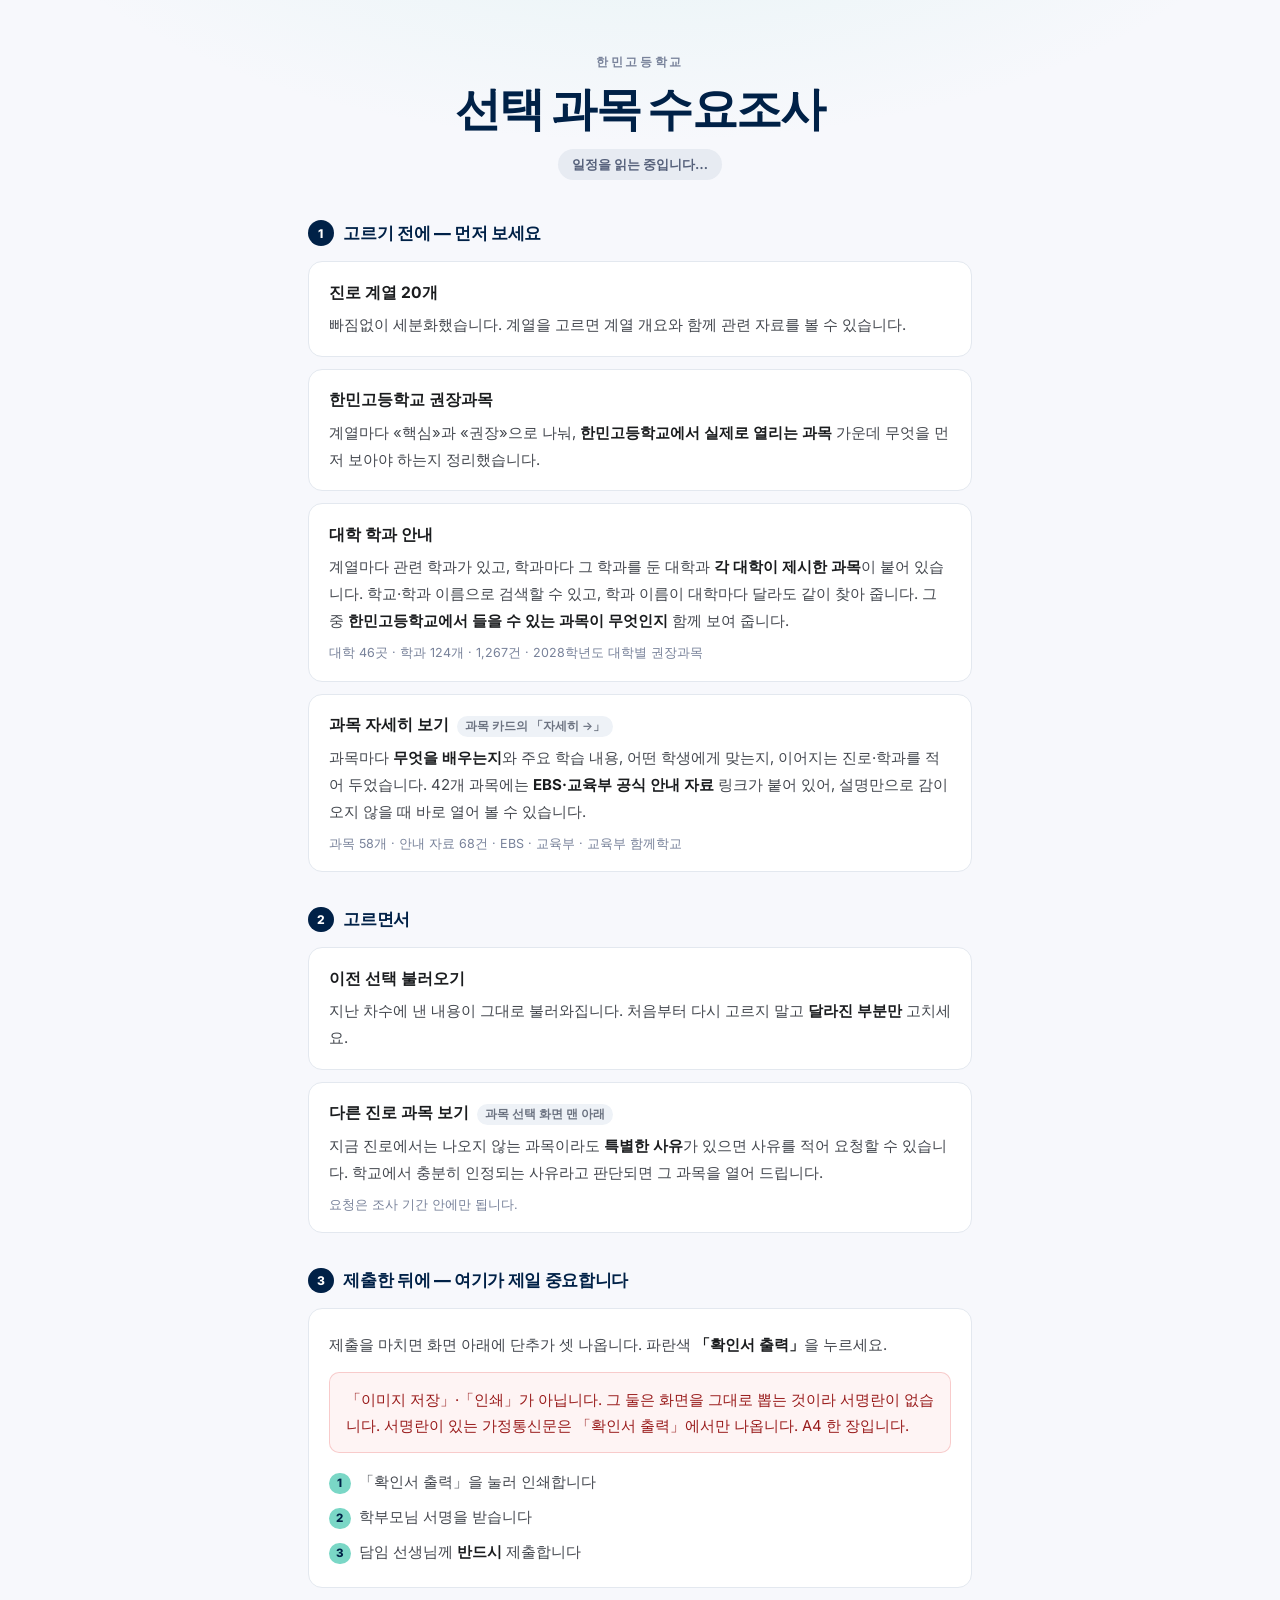
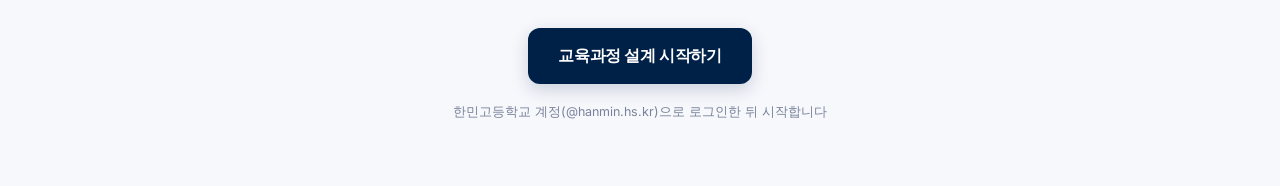
<file: app/cohorts/2025/index.html>
<!doctype html>
<html lang="ko">
  <head>
    <meta charset="UTF-8" />
    <meta name="viewport" content="width=device-width, initial-scale=1.0" />
    <title>교육과정 설계 — 나의 로드맵</title>
    <meta name="description" content="학교 교육과정 설계 · 나의 진로에 맞춘 과목 설계" />
    <link rel="preconnect" href="https://fonts.googleapis.com">
    <link rel="preconnect" href="https://fonts.gstatic.com" crossorigin>
    <link rel="preconnect" href="https://accounts.google.com">
    <link rel="dns-prefetch" href="https://accounts.google.com">
    <link href="https://fonts.googleapis.com/css2?family=Inter:wght@400;500;600;700;800;900&display=swap" rel="stylesheet">
    <link href="https://fonts.googleapis.com/icon?family=Material+Symbols+Outlined" rel="stylesheet">
    <script src="https://accounts.google.com/gsi/client" async></script>
    <script type="module" crossorigin src="./assets/index-DqJ-2CTe.js"></script>
    <link rel="modulepreload" crossorigin href="./assets/deployment-CVkCfTuK.js">
    <link rel="stylesheet" crossorigin href="./assets/index-C0I56ZtM.css">
  </head>
  <body>
    <div id="root"></div>
  </body>
</html>
</file>
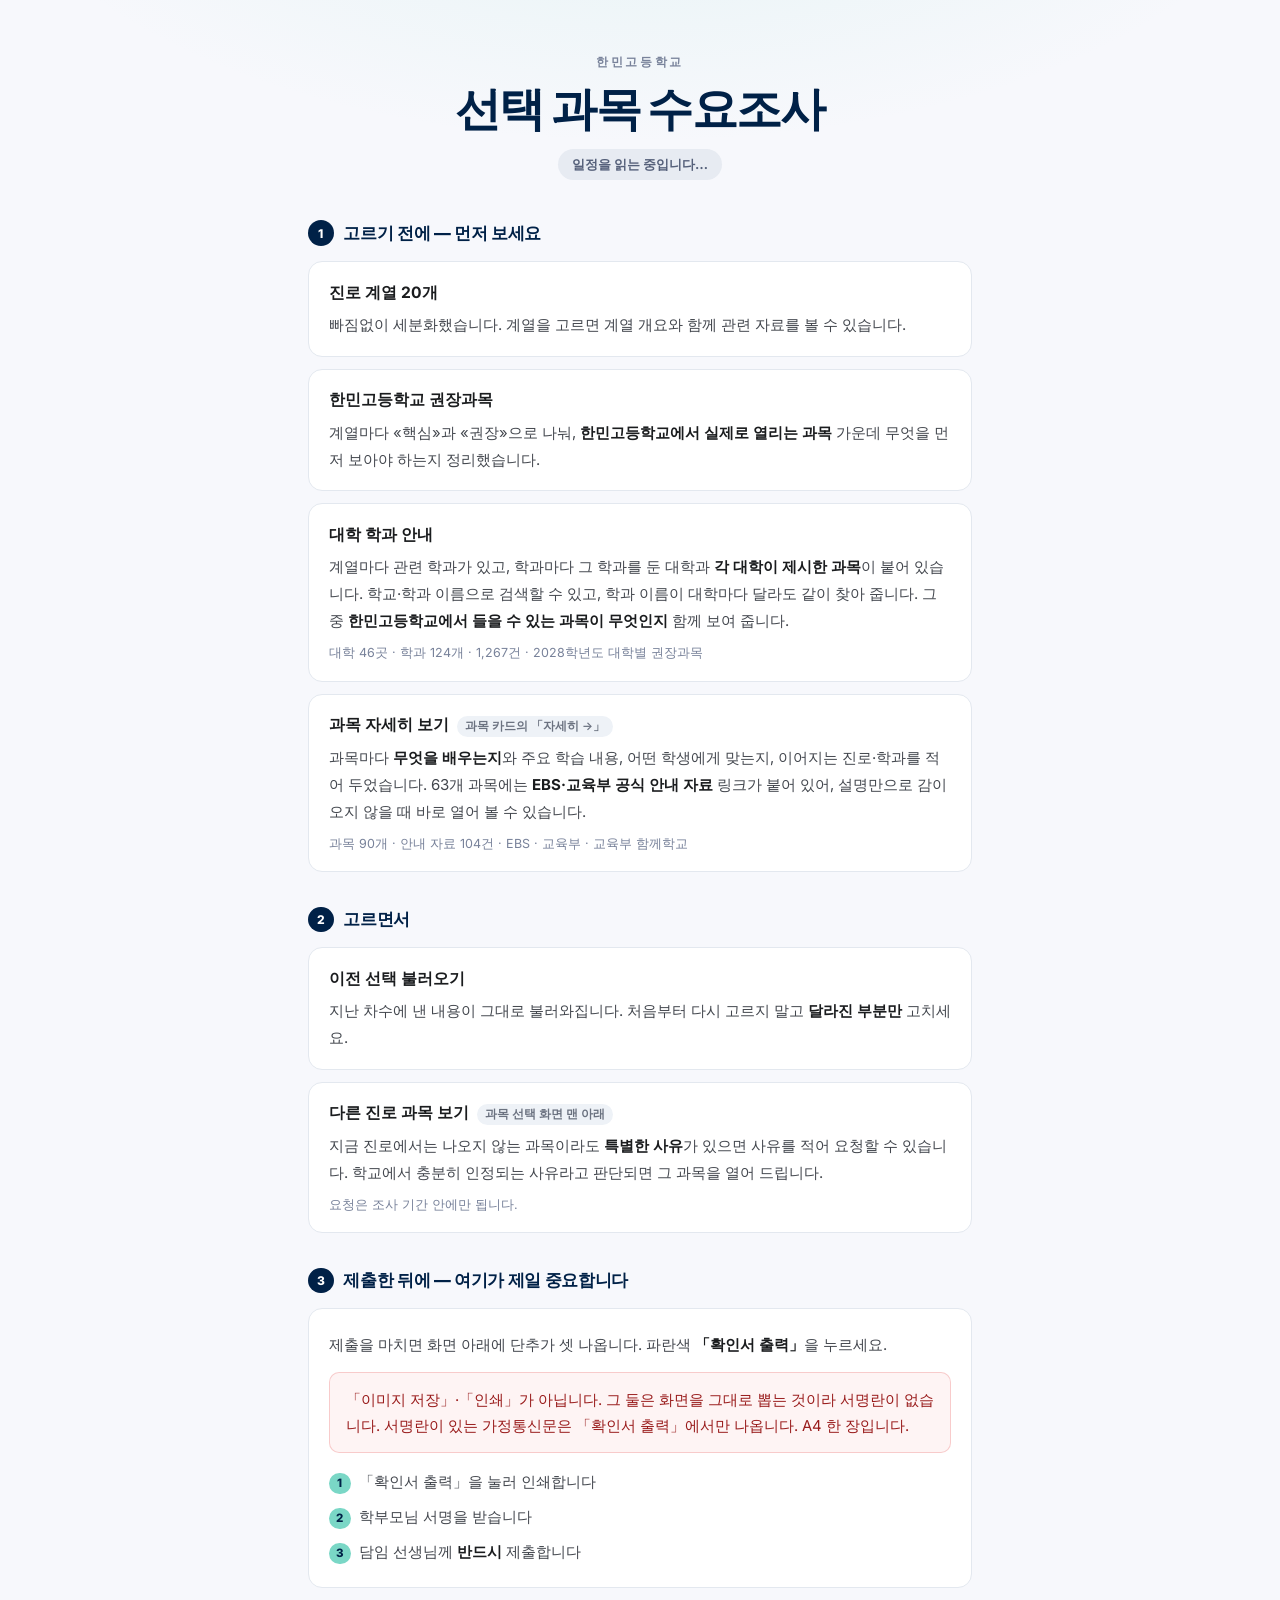
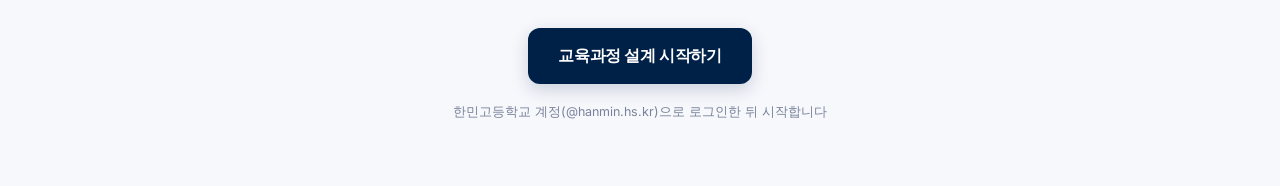
<file: app-redirect.html>
<!doctype html>
<html lang="ko"><head><meta charset="utf-8"><meta name="viewport" content="width=device-width,initial-scale=1">
<title>한민고등학교 교육과정 설계</title><meta http-equiv="refresh" content="0;url=./app/">
<script>(function(){var u=new URL("./app/",window.location.href);if(window.location.search)u.search=window.location.search;if(window.location.hash)u.hash=window.location.hash;window.location.replace(u.href)})()</script></head>
<body><p>이동 중입니다… <a href="./app/">자동으로 이동하지 않으면 여기를 누르세요.</a></p></body></html>
</file>
<file: app/cohorts/2025/assets/index-C0I56ZtM.css>
@import"https://fonts.googleapis.com/css2?family=Inter:wght@400;500;600;700;800;900&display=swap";.gnb__logo{cursor:pointer;transition:opacity var(--transition-fast)}.gnb__logo:hover{opacity:.8}.gnb__step{cursor:pointer;transition:all var(--transition-normal)}.gnb__step:hover:not(.active):not(.completed){border-color:#fff6;background-color:#ffffff0d}.gnb__step.completed{background-color:var(--hm-indigo);border-color:var(--hm-indigo);color:#fff}.gnb__step-indicator{-webkit-user-select:none;-moz-user-select:none;user-select:none}.gnb__track-badge{display:inline-flex;align-items:center;gap:6px;padding:4px 10px;border-radius:var(--radius-full);font-size:var(--text-sm);font-weight:var(--fw-semi);border:none;cursor:pointer;transition:opacity var(--transition-fast),transform var(--transition-fast)}.gnb__track-badge:hover{opacity:.85;transform:scale(1.03)}.gnb__track-change{font-size:11px;opacity:.75;border-left:1px solid rgba(255,255,255,.4);padding-left:6px;margin-left:2px}.gnb__career-guide-btn{display:inline-flex;align-items:center;gap:6px;padding:5px 12px;border-radius:var(--radius-full);font-size:var(--text-sm);font-weight:var(--fw-semi);border:1.5px solid rgba(255,255,255,.25);background:#ffffff14;color:#ffffffd9;cursor:pointer;transition:all var(--transition-fast);white-space:nowrap}.gnb__career-guide-btn:hover{background:#ffffff2e;border-color:#fff6;color:#fff}.gnb__career-guide-btn.is-active{background:#ffffff38;border-color:#fff;color:#fff}.subject-card{background:var(--hm-white);border:1.5px solid var(--status-available-border);border-radius:var(--radius-lg);padding:var(--space-4);box-shadow:var(--shadow-mild);display:flex;flex-direction:column;gap:var(--space-3);transition:box-shadow var(--transition-normal),border-color var(--transition-normal),background var(--transition-normal),opacity var(--transition-normal);position:relative;overflow:hidden;min-height:180px}.subject-card--selected{background:var(--status-selected-bg);border-color:var(--status-selected-border);box-shadow:0 0 0 3px #6a75b11f,var(--shadow-mild)}.subject-card--locked{background:#f8faff;border-color:var(--hm-indigo);border-style:solid;opacity:1;box-shadow:var(--shadow-small)}.subject-card--disabled{background:var(--status-disabled-bg);border-color:var(--status-disabled-border);opacity:.5;cursor:not-allowed}.subject-card--closed{background:#f8fafc;border-color:#cbd5e1;cursor:not-allowed}.subject-card--closed .subject-card__name,.subject-card--closed .subject-card__desc{color:#94a3b8;text-decoration:line-through;text-decoration-color:#cbd5e1}.subject-card--closed .subject-card__desc{text-decoration:none}.subject-card__closed-badge{font-size:10px;font-weight:var(--fw-bold);color:#b91c1c;background:#fef2f2;border:1px solid #FECACA;border-radius:var(--radius-full);padding:2px 8px;letter-spacing:.02em;white-space:nowrap}.subject-card__chips{display:flex;flex-wrap:wrap;align-items:center;gap:4px;margin-top:6px}.subject-card__counts{display:inline-block;padding:2px 8px;font-size:11px;font-weight:600;color:#475569;background:#f1f5f9;border:1px solid #E2E8F0;border-radius:var(--radius-full);letter-spacing:-.01em}.subject-card--conflict{background:var(--status-conflict-bg);border-color:var(--status-conflict-border);box-shadow:0 0 0 3px #f59e0b26,var(--shadow-mild)}.subject-card--interactive{cursor:pointer}.subject-card--interactive:hover:not(.subject-card--disabled){box-shadow:var(--shadow-hover);border-color:var(--hm-indigo)}.subject-card--interactive:focus-visible{outline:2px solid var(--hm-indigo);outline-offset:2px}.subject-card__top{display:flex;align-items:center;justify-content:space-between}.subject-card__status-area{display:flex;align-items:center;gap:var(--space-1)}.subject-card__check-icon{width:20px;height:20px;border-radius:var(--radius-full);background:var(--hm-indigo);color:#fff;display:flex;align-items:center;justify-content:center;font-size:11px;font-weight:var(--fw-bold);flex-shrink:0}.subject-card__lock-icon{font-size:14px;opacity:.6}.subject-card__conflict-icon{font-size:14px;color:var(--color-warning)}.subject-card__disabled-icon{font-size:14px;color:#94a3b8;font-weight:var(--fw-bold)}.subject-card__pair-badge{font-size:10px;font-weight:var(--fw-bold);color:#7c3aed;background:#f5f3ff;border:1px solid #DDD6FE;border-radius:var(--radius-full);padding:2px 8px;letter-spacing:.02em}.subject-card__pair-name{display:flex;align-items:center;gap:8px;font-family:var(--font-body);font-size:var(--text-md);font-weight:var(--fw-semi);color:var(--hm-navy)}.subject-card__pair-arrow{font-size:18px;color:#7c3aed;font-weight:var(--fw-bold);line-height:1}.subject-card__pair-other{color:#7c3aed;opacity:.7}.subject-card__name{font-family:var(--font-body);font-size:var(--text-md);font-weight:var(--fw-semi);line-height:var(--lh-snug);color:var(--hm-navy);letter-spacing:-.01em}.subject-card__set-label{display:inline-block;margin-top:4px;padding:2px 8px;font-size:11px;font-weight:600;color:#1f4e79;background:#eef3f8;border:1px solid #B4C5D8;border-radius:6px;letter-spacing:-.01em}.subject-card--disabled .subject-card__name{color:#94a3b8}.subject-card--locked .subject-card__name{color:var(--hm-navy)}.subject-card__desc{font-size:var(--text-sm);line-height:var(--lh-normal);color:#475569;display:-webkit-box;-webkit-line-clamp:2;-webkit-box-orient:vertical;overflow:hidden;flex:1}.subject-card__tags{display:flex;flex-wrap:wrap;gap:var(--space-1)}.subject-card__footer{display:flex;align-items:center;justify-content:space-between;flex-wrap:wrap;gap:4px var(--space-2);margin-top:auto}.subject-card__meta{display:flex;align-items:center;flex-wrap:nowrap;min-width:0;gap:6px}.subject-card__credits,.subject-card__category,.subject-card__grading{flex-shrink:0;white-space:nowrap}.subject-card__detail-btn{margin-left:auto;white-space:nowrap}.subject-card__credits{display:flex;align-items:baseline;gap:2px}.subject-card__credits-num{font-family:var(--font-number);font-size:var(--text-md);font-weight:var(--fw-bold);color:var(--hm-navy)}.subject-card__credits-label{font-size:var(--text-xs);color:#64748b}.subject-card__detail-btn{font-size:var(--text-xs);font-weight:var(--fw-semi);color:var(--hm-indigo);background:none;border:none;cursor:pointer;padding:var(--space-1) var(--space-2);border-radius:var(--radius-sm);transition:all var(--transition-fast)}.subject-card__detail-btn:hover{background:#eef2ff;color:var(--hm-navy)}.subject-card__overlay{position:absolute;inset:0;background:#f8fafcb3;backdrop-filter:blur(1.5px);display:flex;align-items:center;justify-content:center;padding:var(--space-4);z-index:5;pointer-events:none;text-align:center}.subject-card__overlay-text{font-size:var(--text-xs);font-weight:var(--fw-semi);color:#64748b;line-height:var(--lh-snug);word-break:keep-all}.subject-card__overlay--locked{top:auto;bottom:0;height:40px;background:#eef2fff2;backdrop-filter:none;border-top:1px solid rgba(106,117,177,.2);padding:0 var(--space-4)}.subject-card__overlay--locked .subject-card__overlay-text{color:var(--hm-indigo);font-weight:var(--fw-bold);font-size:11px}.subject-card__tooltip{display:none;position:absolute;bottom:calc(100% + 8px);left:50%;transform:translate(-50%);background:var(--hm-navy);color:#fff;font-size:var(--text-xs);padding:var(--space-2) var(--space-3);border-radius:var(--radius-md);white-space:nowrap;max-width:240px;white-space:normal;text-align:center;z-index:50;pointer-events:none;box-shadow:var(--shadow-medium)}.subject-card__tooltip:after{content:"";position:absolute;top:100%;left:50%;transform:translate(-50%);border:5px solid transparent;border-top-color:var(--hm-navy)}.subject-card:hover .subject-card__tooltip{display:block}.subject-card__counts--live{color:#0f766e;background:#ecfdf5;border-color:#a7f3d0}.subject-card__guide-chip{display:inline-block;padding:2px 8px;font-size:11px;font-weight:600;color:#3730a3;background:#eef2ff;border:1px solid #C7D2FE;border-radius:var(--radius-full);letter-spacing:-.01em}.roadmap-summary{width:var(--layout-sidebar);flex-shrink:0;padding:var(--space-5);position:sticky;top:calc(var(--layout-header-h) + var(--space-4));max-height:calc(100vh - var(--layout-header-h) - var(--space-8));overflow-y:auto;display:flex;flex-direction:column;gap:var(--space-4);align-self:flex-start}.roadmap-summary__title{font-family:var(--font-jeongjo);font-size:var(--text-lg);font-weight:var(--fw-bold);color:var(--hm-navy);letter-spacing:-.01em}.roadmap-summary__track{display:flex;align-items:center;justify-content:space-between}.roadmap-summary__progress{display:flex;flex-direction:column;gap:var(--space-2)}.roadmap-summary__progress-header{display:flex;justify-content:space-between;align-items:center}.roadmap-summary__progress-num{font-family:var(--font-number);font-weight:var(--fw-semi);font-size:var(--text-sm);color:var(--hm-indigo)}.roadmap-summary__section-title{font-size:var(--text-sm);font-weight:var(--fw-semi);color:var(--hm-navy);margin-bottom:var(--space-2)}.roadmap-summary__credit-list{display:flex;flex-direction:column;gap:var(--space-3)}.roadmap-summary__group-list{list-style:none;display:flex;flex-direction:column;gap:var(--space-1)}.roadmap-summary__group-item{display:grid;grid-template-columns:20px 1fr auto;align-items:center;gap:var(--space-2);padding:var(--space-1) 0;opacity:.65;transition:opacity var(--transition-fast)}.roadmap-summary__group-item.is-done{opacity:1}.roadmap-summary__group-icon{font-size:14px;text-align:center}.roadmap-summary__group-label{color:#374151;font-size:12px}.roadmap-summary__group-count{font-family:var(--font-number);font-size:var(--text-xs);font-weight:var(--fw-semi);color:var(--hm-indigo);background:#eef2ff;padding:1px 6px;border-radius:var(--radius-full)}.roadmap-summary__cta{width:100%;margin-top:var(--space-2)}@media (max-width: 768px){.roadmap-summary{position:fixed;inset:auto 0 0;width:100%;max-height:50vh;border-radius:var(--radius-xl) var(--radius-xl) 0 0;z-index:var(--z-sidebar);transform:translateY(calc(100% - 60px));transition:transform var(--transition-slow)}.roadmap-summary.is-open{transform:translateY(0)}}.roadmap-summary__track-line{flex-wrap:wrap}.roadmap-summary__track-line .badge{white-space:nowrap;flex:0 0 auto}.roadmap-summary__track-line>span:last-child{min-width:0;overflow-wrap:anywhere}.subject-drawer{position:fixed;top:0;right:0;bottom:0;width:min(520px,92vw);background:var(--hm-white);box-shadow:var(--shadow-heavy);z-index:calc(var(--z-header) + 10);display:flex;flex-direction:column;overflow:hidden}.subject-drawer__header{background:linear-gradient(to bottom,var(--hm-bg),var(--hm-white));padding:var(--space-5) var(--space-6) var(--space-4);border-bottom:1px solid #E2E8F0;flex-shrink:0;position:relative}.subject-drawer__close{position:absolute;top:var(--space-4);right:var(--space-4);width:32px;height:32px;border-radius:var(--radius-full);background:var(--hm-white);border:1px solid #E2E8F0;cursor:pointer;display:flex;align-items:center;justify-content:center;font-size:16px;color:#64748b;transition:all var(--transition-fast);box-shadow:var(--shadow-mild)}.subject-drawer__close:hover{background:#f1f5f9;color:var(--hm-navy);transform:rotate(90deg)}.subject-drawer__meta-row{display:flex;gap:var(--space-2);align-items:center;margin-bottom:var(--space-3);flex-wrap:wrap;padding-right:var(--space-10)}.subject-drawer__facts{margin:var(--space-1) 0 0}.subject-drawer__name{font-size:var(--text-lg);margin:0;display:flex;align-items:center;gap:var(--space-2);min-width:0;overflow-wrap:anywhere}.subject-drawer__difficulty{font-size:14px;background:#f1f5f9;padding:4px 8px;border-radius:var(--radius-md);font-weight:400}.subject-drawer__credits{display:flex;align-items:baseline;gap:var(--space-2)}.subject-drawer__credit-num{font-family:var(--font-number);font-size:var(--text-lg);font-weight:var(--fw-black);color:var(--hm-navy);line-height:1}.subject-drawer__body{flex:1;overflow-y:auto;padding:var(--space-6);display:flex;flex-direction:column;gap:var(--space-5)}.subject-drawer__section{display:flex;flex-direction:column;gap:var(--space-2)}.subject-drawer__section-title{font-size:var(--text-xs);font-weight:800;color:#94a3b8;text-transform:uppercase;letter-spacing:.1em;display:flex;align-items:center;gap:var(--space-2)}.subject-drawer__section-title:after{content:"";flex:1;height:1px;background:#f1f5f9}.highlight-box{background:#f8fafc;padding:var(--space-5);border-radius:var(--radius-lg);border:1px solid #E2E8F0;line-height:1.6}.signature-box{background:linear-gradient(135deg,#eef2ff,#f5f7ff);padding:var(--space-5);border-radius:var(--radius-lg);border-left:4px solid var(--hm-indigo);color:var(--hm-navy);font-weight:500}.subject-drawer__grid{display:grid;grid-template-columns:1fr 1fr;gap:var(--space-6)}.stat-item{display:flex;flex-direction:column;gap:var(--space-1)}.stat-label{font-size:var(--text-xs);color:#64748b}.stat-value{font-weight:700;font-size:18px}.difficulty--최상{color:#ef4444}.difficulty--상{color:#f59e0b}.difficulty--중{color:#10b981}.difficulty--하{color:#3b82f6}.subject-drawer__tags{display:flex;flex-wrap:wrap;gap:var(--space-2)}.subject-drawer__prereq-flow{display:flex;align-items:center;gap:var(--space-3);flex-wrap:wrap;padding:var(--space-4);background:#f8fafc;border-radius:var(--radius-md)}.subject-drawer__notice{background:#fffbeb;border-radius:var(--radius-lg);padding:var(--space-5);border:1px solid #FDE68A;color:#92400e}.subject-drawer__footer{flex-shrink:0;padding:var(--space-6) var(--space-8);border-top:1px solid #E2E8F0;background:var(--hm-white);box-shadow:0 -10px 20px #00000005}.subject-drawer__locked-info{display:flex;align-items:center;gap:var(--space-3);background:#f8fafc;border-radius:var(--radius-md);padding:var(--space-4)}@media (max-height: 820px){.subject-drawer__header{padding:var(--space-4) var(--space-5) var(--space-3)}.subject-drawer__body{padding:var(--space-5);gap:var(--space-4)}.subject-drawer__section{gap:var(--space-1)}}@media (max-width: 1024px){.subject-drawer{width:100%;top:auto;height:92vh;border-radius:var(--radius-2xl) var(--radius-2xl) 0 0}.subject-drawer__grid{grid-template-columns:1fr}}@media (max-width: 480px){.subject-drawer__header{padding:var(--space-5) var(--space-4)}.subject-drawer__body{padding:var(--space-4)}}.subject-drawer__guidance{list-style:none;margin:0;padding:0;display:flex;flex-direction:column;gap:var(--space-2)}.subject-drawer__guidance-link{display:flex;align-items:center;gap:var(--space-3);padding:var(--space-3);border:1px solid var(--hm-gray-200);border-radius:var(--radius-md);background:var(--hm-white);text-decoration:none;color:inherit;transition:border-color .15s,background .15s}.subject-drawer__guidance-link:hover,.subject-drawer__guidance-link:focus-visible{border-color:var(--hm-blue);background:var(--hm-gray-100)}.subject-drawer__guidance-icon{flex:none;width:28px;height:28px;display:grid;place-items:center;border-radius:var(--radius-sm);background:var(--hm-navy);color:var(--hm-mint);font-size:13px}.subject-drawer__guidance-text{min-width:0;display:flex;flex-direction:column;gap:2px}.subject-drawer__guidance-title{font-size:14px;font-weight:600;line-height:1.35}.subject-drawer__guidance-sub{font-size:12px;color:var(--hm-gray-700)}.subject-drawer__guidance-go{margin-left:auto;flex:none;color:var(--hm-gray-700)}.subject-select-page__main{padding-top:calc(var(--layout-header-h) + var(--space-6));padding-bottom:var(--space-16);padding-left:var(--layout-outer-margin);padding-right:var(--layout-outer-margin)}.subject-select-page__layout{display:flex;gap:var(--space-6);max-width:min(1440px,100%);margin-inline:auto;align-items:flex-start}.subject-select-page__content{flex:1;min-width:0;display:flex;flex-direction:column;gap:var(--space-5)}.subject-select-page__tabs{display:flex;flex-wrap:wrap;row-gap:4px;gap:0;border-bottom:2px solid #E2E8F0;position:sticky;top:var(--layout-header-h);background:var(--hm-bg);z-index:10;padding-bottom:0}.subject-select-page__tabs>button{white-space:nowrap;flex-shrink:0}.subject-select-page__tab{display:flex;align-items:center;gap:var(--space-2);padding:var(--space-3) var(--space-6);font-family:var(--font-body);font-size:var(--text-base);font-weight:var(--fw-semi);color:#64748b;border:none;background:none;cursor:pointer;border-bottom:2px solid transparent;margin-bottom:-2px;transition:all var(--transition-fast)}.subject-select-page__tab:hover{color:var(--hm-navy)}.subject-select-page__tab.is-active{color:var(--hm-navy);border-bottom-color:var(--hm-navy)}.subject-select-page__tabs-spacer{flex:1}.subject-select-page__track-change-btn{display:inline-flex;align-items:center;gap:8px;padding:6px 14px;margin:auto 0;background:var(--hm-bg);border:1.5px solid var(--hm-gray-200);border-radius:var(--radius-full);font-size:var(--text-sm);font-weight:var(--fw-semi);color:var(--hm-gray-700);cursor:pointer;transition:all var(--transition-fast);white-space:nowrap}.subject-select-page__track-change-btn:hover{border-color:var(--hm-indigo);color:var(--hm-indigo);background:#fff}.subject-select-page__track-change-label{font-size:12px;font-weight:var(--fw-medium);color:var(--hm-indigo);opacity:.85}.subject-select-page__track-change-btn:hover .subject-select-page__track-change-label{opacity:1}.subject-select-page__tab-badge{min-width:20px;height:20px;border-radius:var(--radius-full);background:var(--hm-indigo);color:#fff;font-size:11px;font-weight:var(--fw-bold);display:flex;align-items:center;justify-content:center;padding:0 5px}.subject-select-page__groups{display:flex;flex-direction:column;gap:var(--space-6)}.semester-section{display:flex;flex-direction:column;gap:var(--space-4)}.semester-section__heading{display:flex;align-items:center;padding:var(--space-3) var(--space-4);border-left:4px solid var(--hm-indigo);border-radius:0 var(--radius-md) var(--radius-md) 0;background:#eef2ff;color:#1e3a5f}.semester-section__heading h2{margin:0;font-size:var(--text-lg);font-weight:var(--fw-bold)}.gnb__track-badge{margin-left:var(--space-4)}.group-section{background:var(--hm-white);border-radius:var(--radius-xl);border:1.5px solid #E2E8F0;overflow:hidden;box-shadow:var(--shadow-mild);transition:border-color var(--transition-normal)}.group-section--complete{border-color:#bbf7d0}.group-section__header{display:flex;align-items:flex-start;justify-content:space-between;padding:var(--space-5) var(--space-6);gap:var(--space-4);border-bottom:1px solid #F1F5F9;background:#fafafa}.group-section__header-left{display:flex;flex-direction:column;gap:var(--space-1)}.group-section__title{display:flex;align-items:center;gap:var(--space-2);font-size:var(--text-md)}.group-section__lock{font-size:14px}.group-section__rule{color:#64748b}.group-section__header-right{display:flex;align-items:center;gap:var(--space-3);flex-shrink:0}.group-section__progress-wrap{display:flex;flex-direction:column;align-items:flex-end;gap:var(--space-1);min-width:100px}.group-section__count{font-family:var(--font-number);font-size:var(--text-sm);font-weight:var(--fw-semi);color:#64748b}.group-section__count.is-complete{color:var(--color-success)}.group-section__progress{width:100px;height:4px}.group-section__collapse-btn{width:28px;height:28px;border-radius:var(--radius-full);background:var(--hm-bg);border:1px solid #E2E8F0;display:flex;align-items:center;justify-content:center;font-size:11px;color:#64748b;cursor:pointer;transition:all var(--transition-fast);flex-shrink:0}.group-section__collapse-btn:hover{background:#e2e8f0}.group-section__grid{display:grid;grid-template-columns:repeat(auto-fill,minmax(min(100%,260px),1fr));gap:var(--space-4);padding:var(--space-2) var(--space-6) var(--space-6)}.group-section__semester-group{border-bottom:none}.group-section__semester-group:not(:last-child){border-bottom:2px solid rgba(0,33,71,.08);padding-bottom:var(--space-5);margin-bottom:var(--space-5)}.group-section__semester-title{display:inline-flex;align-items:center;gap:var(--space-2);padding:8px 16px;margin:var(--space-4) var(--space-4) var(--space-3);color:var(--hm-navy);font-size:15px;font-weight:800;letter-spacing:-.01em;background:linear-gradient(90deg,#7ad7c638,#7ad7c60a);border-left:4px solid #7ad7c6;border-radius:0 999px 999px 0}.group-section__semester-group:nth-child(2) .group-section__semester-title{background:linear-gradient(90deg,#0021471f,#00214705);border-left-color:#002147}.group-section__semester-title:before{content:"📘";display:inline-block;font-size:15px;background:none;width:auto;height:auto;border-radius:0}.group-section__semester-group:nth-child(2) .group-section__semester-title:before{content:"📗"}.group-section__empty{grid-column:1 / -1;padding:var(--space-6);text-align:center;color:#94a3b8}@media (max-width: 1100px){.subject-select-page__layout{flex-direction:column}.roadmap-summary{width:100%;position:static;max-height:none}}@media (max-width: 600px){.group-section__grid{grid-template-columns:1fr;padding:var(--space-4)}}.prereq-check{background:linear-gradient(180deg,#fff7ed,#fffbeb);border:1px solid #FED7AA;border-radius:var(--radius-xl);padding:var(--space-5) var(--space-6);margin-bottom:var(--space-4)}.prereq-check__header{display:flex;justify-content:space-between;align-items:flex-start;gap:var(--space-4);margin-bottom:var(--space-4);flex-wrap:wrap}.prereq-check__title{font-size:var(--text-md);font-weight:var(--fw-bold);color:#9a3412;margin:0 0 var(--space-1)}.prereq-check__desc{font-size:var(--text-xs);color:#7c2d12;line-height:var(--lh-normal);margin:0;max-width:540px}.prereq-check__count{text-align:right;font-family:var(--font-number);font-size:var(--text-lg);font-weight:var(--fw-bold);color:#9a3412;line-height:1;flex-shrink:0}.prereq-check__count .is-ok{color:#16a34a}.prereq-check__count-sep{color:#ca8a04;margin:0 2px}.prereq-check__count-label{font-size:var(--text-xs);font-weight:var(--fw-medium);color:#9a3412;margin-top:4px}.prereq-check__grid{display:grid;grid-template-columns:repeat(auto-fill,minmax(min(100%,200px),1fr));gap:var(--space-2)}.prereq-check__item{display:flex;align-items:center;gap:var(--space-2);padding:var(--space-2) var(--space-3);background:#fff;border:1.5px solid #FED7AA;border-radius:var(--radius-md);cursor:pointer;transition:all var(--transition-fast);font-size:var(--text-sm)}.prereq-check__item:hover{border-color:#fb923c;background:#fff7ed}.prereq-check__item.is-checked{background:#fed7aa;border-color:#ea580c;color:#7c2d12;font-weight:var(--fw-semi)}.prereq-check__item input{accent-color:#EA580C;width:16px;height:16px;flex-shrink:0}.prereq-check__item-name{line-height:var(--lh-snug)}.subject-select-page__bottom-nav{margin-top:var(--space-6);padding:var(--space-5) var(--space-4);background:var(--hm-white);border:1px solid #E2E8F0;border-radius:var(--radius-xl);display:flex;justify-content:space-between;align-items:center;gap:var(--space-3);flex-wrap:wrap}.subject-select-page__bottom-nav-left,.subject-select-page__bottom-nav-right{display:flex;gap:var(--space-3)}.subject-select-page__bottom-nav-left:empty{flex:1}@media (max-width: 600px){.subject-select-page__bottom-nav{flex-direction:column;align-items:stretch}.subject-select-page__bottom-nav-left,.subject-select-page__bottom-nav-right,.subject-select-page__bottom-nav .btn-ghost,.subject-select-page__bottom-nav .btn-primary{width:100%}}.subject-select-page__finalized-notice{margin:0 0 var(--space-4);padding:var(--space-3) var(--space-4);border-radius:var(--radius-md);border:1px solid var(--hm-gray-200);background:var(--hm-gray-100);color:var(--hm-gray-700);font-size:14px;font-weight:500}.other-track{margin-top:28px;padding-top:18px;border-top:1px dashed var(--md-sys-color-outline-variant, #cfd3dc)}.other-track__toggle{display:inline-flex;align-items:center;gap:8px;padding:8px 4px;border:0;background:transparent;font:inherit;font-weight:700;color:var(--md-sys-color-on-surface-variant, #44474e);cursor:pointer}.other-track__count{min-width:22px;padding:1px 7px;border-radius:999px;background:var(--md-sys-color-surface-container-high, #e6e8ee);font-size:12px;font-weight:700}.other-track__body{display:grid;gap:12px;margin-top:10px}.other-track__help{margin:0;color:var(--md-sys-color-on-surface-variant, #44474e);font-size:13px;line-height:1.7}.other-track__error{margin:0;padding:9px 12px;border-radius:8px;background:var(--md-sys-color-error-container, #ffdad6);color:var(--md-sys-color-on-error-container, #410002);font-size:13px}.other-track__list{list-style:none;margin:0;padding:0;display:grid;gap:8px}.other-track__item{display:flex;align-items:center;gap:10px;flex-wrap:wrap;padding:11px 13px;border:1px solid var(--md-sys-color-outline-variant, #cfd3dc);border-radius:10px;background:var(--md-sys-color-surface-container-low, #f6f7fb)}.other-track__name{font-weight:600;min-width:0;overflow-wrap:anywhere}.other-track__item button{margin-left:auto;padding:6px 12px;border:1px solid var(--md-sys-color-outline, #74777f);border-radius:8px;background:transparent;font:inherit;font-size:13px;font-weight:600;cursor:pointer}.other-track__item button:disabled{opacity:.45;cursor:not-allowed}.other-track__state{margin-left:auto;font-size:12.5px;font-weight:700;color:var(--md-sys-color-primary, #3a5bc7)}.other-track__state--no{color:var(--md-sys-color-error, #ba1a1a);margin-left:auto}.other-track__note{flex-basis:100%;font-size:12.5px;color:var(--md-sys-color-on-surface-variant, #44474e);overflow-wrap:anywhere}.ask-open{position:fixed;inset:0;z-index:var(--z-modal, 1000);display:grid;place-items:center;padding:16px}.ask-open__backdrop{position:absolute;inset:0;background:#11182773}.ask-open__card{position:relative;width:min(560px,100%);max-height:min(88vh,760px);overflow-y:auto;background:var(--hm-white, #fff);border-radius:var(--radius-xl, 16px);box-shadow:var(--shadow-heavy, 0 18px 48px rgba(17, 24, 39, .22));border-top:4px solid var(--hm-indigo, #4f46e5);padding:22px 22px 18px}.ask-open__title{margin:0 0 8px;font-size:1.05rem;overflow-wrap:anywhere}.ask-open__lead{margin:0 0 8px;font-size:.9rem;color:#4b5563;line-height:1.55}.ask-open__points{margin:0 0 14px;padding-left:18px;font-size:.88rem;color:#4b5563;line-height:1.7}.ask-open__text{width:100%;font:inherit;line-height:1.6;color:inherit;padding:12px 13px;border:1px solid #d1d5db;border-radius:10px;resize:vertical;min-height:190px;background:#fff}.ask-open__text:focus-visible{outline:2px solid var(--hm-indigo, #4f46e5);outline-offset:1px}.ask-open__count{margin:6px 0 0;font-size:.82rem;color:#6b7280;text-align:right}.ask-open__actions{display:flex;justify-content:flex-end;gap:8px;margin-top:14px}.ask-open__actions button{font:inherit;font-weight:600;padding:9px 16px;border-radius:9px;border:1px solid #d1d5db;background:#fff;color:#374151;cursor:pointer}.ask-open__actions .ask-open__send{background:var(--hm-indigo, #4f46e5);border-color:var(--hm-indigo, #4f46e5);color:#fff}.ask-open__actions button:disabled{opacity:.5;cursor:not-allowed}.closed-dropped{display:flex;align-items:flex-start;gap:12px;margin:0 0 14px;padding:12px 14px;background:#fff7ed;border:1px solid #fdba74;border-radius:10px;color:#7c2d12;font-size:.92rem;line-height:1.55}.closed-dropped p{margin:0;flex:1 1 auto}.closed-dropped strong{font-weight:700}.closed-dropped button{flex:0 0 auto;font:inherit;font-weight:600;padding:4px 10px;border:1px solid #fdba74;border-radius:7px;background:#fff;color:#7c2d12;cursor:pointer}.confirmation-form-wrapper{display:none}@media print{body.print-confirmation *{visibility:hidden!important}body.print-confirmation .confirmation-form-wrapper,body.print-confirmation .confirmation-form-wrapper *{visibility:visible!important}body.print-confirmation .confirmation-form-wrapper{position:absolute!important;left:0!important;top:0!important;width:100%!important;padding:0!important;margin:0!important;background:#fff!important;display:block!important}body.print-confirmation .page-container,body.print-confirmation .roadmap-result-page,body.print-confirmation .roadmap-result-page__main{display:block!important}@page{size:A4 portrait;margin:0}body.print-confirmation .confirmation-form-wrapper{padding:14mm 14mm 12mm!important}}.confirmation-form{font-family:맑은 고딕,Malgun Gothic,Noto Sans KR,sans-serif;color:#111;font-size:11pt;line-height:1.45;width:100%;max-width:182mm;margin:0 auto;page-break-after:auto}.confirmation-form+.confirmation-form{page-break-before:always}.cf-header{text-align:center;border-bottom:2px solid #111;padding-bottom:3mm;margin-bottom:3mm}.cf-school{font-size:11pt;letter-spacing:.15em;color:#555;margin-bottom:1mm}.cf-title{font-size:16pt;font-weight:800;letter-spacing:-.02em;margin:0 0 1mm}.cf-submit-date{font-size:9.5pt;color:#555}.cf-student-info{margin-bottom:3mm}.cf-student-info table{width:100%;border-collapse:collapse;border:1px solid #333;font-size:10.5pt}.cf-student-info th,.cf-student-info td{border:1px solid #999;padding:1.5mm 3mm;text-align:left;vertical-align:middle}.cf-student-info th{background:#f0f0f0;font-weight:700;width:22mm;white-space:nowrap}.cf-subjects{margin-bottom:3mm}.cf-subjects-grid{display:grid;grid-template-columns:1fr 1fr;gap:2mm}.cf-semester{border:1px solid #333;page-break-inside:avoid}.cf-semester-head{display:flex;justify-content:space-between;align-items:center;background:#e8edf2;border-bottom:1px solid #333;padding:2mm 3mm;font-weight:700}.cf-semester-label{font-size:11pt}.cf-semester-credits{font-size:10pt;color:#333}.cf-subject-group{border-top:1px solid #bbb}.cf-subject-group:first-of-type{border-top:none}.cf-subject-group-head{font-size:9pt;font-weight:700;letter-spacing:.05em;color:#333;background:#f6f8fa;padding:.8mm 3mm;border-bottom:1px dotted #999}.cf-subject-group--common .cf-subject-group-head{color:#002147}.cf-subject-group--elective .cf-subject-group-head{color:#0a6b54}.cf-subject-list{list-style:none;margin:0;padding:1.2mm 3mm;min-height:0}.cf-subject-list li{display:flex;justify-content:space-between;font-size:10pt;padding:.4mm 0;border-bottom:1px dotted #bbb}.cf-subject-list li:last-child{border-bottom:none}.cf-subject-name{flex:1}.cf-subject-credits{color:#555;font-size:9.5pt;margin-left:3mm}.cf-empty{color:#999;font-size:10pt;text-align:center}.cf-notice{margin-bottom:3mm;border:1px solid #999;padding:2mm 3mm;background:#fafafa}.cf-notice h3{margin:0 0 1mm;font-size:10pt}.cf-notice ul{margin:0;padding-left:5mm}.cf-notice li{font-size:9.5pt;margin-bottom:.5mm}.cf-consent{margin-top:3mm;padding:3mm;border-top:2px solid #111}.cf-consent-text{font-size:10.5pt;line-height:1.55;margin:0 0 4mm;text-align:center}.cf-date-line{text-align:center;font-size:11pt;font-weight:600;margin-bottom:5mm;letter-spacing:.05em}.cf-signatures{display:flex;flex-direction:column;gap:4mm;padding:0 8mm}.cf-signature-row{display:flex;align-items:baseline;gap:4mm;font-size:12pt}.cf-signature-label{width:22mm;font-weight:700;white-space:nowrap}.cf-signature-line{flex:1;border-bottom:1.5px solid #111;min-width:60mm}.cf-signature-suffix{font-size:10pt;color:#666;white-space:nowrap}.cf-footer{margin-top:6mm;text-align:center;font-size:15pt;font-weight:700;letter-spacing:.25em;color:#111;padding-top:4mm;border-top:1px solid #ccc}.roadmap-result-page__main{padding-top:calc(var(--layout-header-h) + var(--space-8));padding-bottom:var(--space-16);max-width:1200px;margin:0 auto;padding-left:var(--layout-outer-margin);padding-right:var(--layout-outer-margin);display:flex;flex-direction:column;gap:var(--space-8)}.roadmap-result-page__header{display:flex;justify-content:space-between;align-items:flex-start;gap:var(--space-6)}.roadmap-result-page__header-text{display:flex;flex-direction:column;gap:var(--space-3);flex:1 1 auto;min-width:0}.roadmap-result-page__meta{display:flex;gap:var(--space-2);align-items:center;flex-wrap:wrap}.roadmap-result-page__meta .badge,.roadmap-result-page__meta>span{white-space:nowrap;flex-shrink:0}.roadmap-result-page__right{display:flex;flex-direction:column;align-items:flex-end;gap:var(--space-3);flex:0 0 auto;max-width:420px}.roadmap-result-page__actions{display:flex;flex-direction:column;gap:var(--space-3);align-items:flex-end;flex-shrink:0}.roadmap-result-page__tools{display:flex;gap:var(--space-2);flex-wrap:wrap;justify-content:flex-end}.roadmap-result-page__tool{min-width:112px;height:44px;padding:0 18px;border-radius:12px;font-weight:700;font-size:14px}.roadmap-result-page__tool--accent{background:var(--hm-navy, #002147);color:#fff;border:1.5px solid var(--hm-navy, #002147)}.roadmap-result-page__tool--accent:hover{background:#000a1e}.roadmap-result-page__reset{background:none;border:0;padding:4px 2px;font-size:13px;color:#74777f;text-decoration:underline;text-underline-offset:3px;cursor:pointer}.roadmap-result-page__reset:hover{color:#002147}@media (max-width: 640px){.roadmap-result-page__actions{align-items:stretch}.roadmap-result-page__tools{justify-content:stretch}.roadmap-result-page__tool{flex:1 1 0;min-width:0}.roadmap-result-page__reset{text-align:right}}.roadmap-result-page__grid{background:var(--hm-white);border-radius:var(--radius-xl);border:1.5px solid #E2E8F0;box-shadow:var(--shadow-medium);overflow:hidden}.roadmap-result-page__grid-header{background:var(--hm-navy);color:#fff;padding:var(--space-5) var(--space-6);display:flex;align-items:center;justify-content:space-between}.roadmap-result-page__grid-header .heading-3{color:#fff}.roadmap-result-page__semester-grid{display:grid;grid-template-columns:repeat(4,1fr)}.roadmap-result-page__semester-col{border-right:1px solid #E2E8F0;padding:var(--space-5) var(--space-4);min-width:0}.roadmap-result-page__semester-col:last-child{border-right:none}.roadmap-result-page__sem-header{display:flex;justify-content:space-between;align-items:center;margin-bottom:var(--space-4);padding-bottom:var(--space-3);border-bottom:1px solid #F1F5F9}.roadmap-result-page__sem-credits{display:flex;align-items:baseline;gap:2px}.roadmap-result-page__subject-list{list-style:none;display:flex;flex-direction:column;gap:var(--space-2)}.roadmap-result-page__subject-item{background:var(--hm-bg);border-radius:var(--radius-md);padding:var(--space-3);border:1px solid #E2E8F0;transition:all var(--transition-fast)}.roadmap-result-page__subject-item.is-locked{background:#f8fafc;border-color:#cbd5e1;opacity:.8}.roadmap-result-page__subject-item.is-advanced{border-color:var(--hm-indigo);background:#eef2ff}.roadmap-result-page__subject-name{font-size:var(--text-sm);font-weight:var(--fw-semi);color:var(--hm-navy);margin-bottom:var(--space-1);line-height:var(--lh-snug);word-break:keep-all;overflow-wrap:anywhere}.roadmap-result-page__subject-meta{display:flex;gap:var(--space-2);align-items:center}.roadmap-result-page__subject-credits{font-family:var(--font-number);font-size:var(--text-xs);font-weight:var(--fw-semi);color:var(--hm-indigo)}.roadmap-result-page__empty{font-size:var(--text-sm);color:#94a3b8;font-style:italic;padding:var(--space-3);text-align:center}.roadmap-result-page__credit-summary{padding:var(--space-6);display:flex;flex-direction:column;gap:var(--space-5)}.roadmap-result-page__credit-grid{display:grid;grid-template-columns:repeat(2,1fr);gap:var(--space-4)}.roadmap-result-page__credit-item{display:flex;flex-direction:column;gap:var(--space-2)}.roadmap-result-page__credit-label{display:flex;justify-content:space-between;align-items:center}.roadmap-result-page__back{display:flex;justify-content:center}@media print{.gnb,.roadmap-result-page__actions,.roadmap-result-page__back,.roadmap-result-page__credit-summary{display:none!important}.roadmap-result-page__main{padding-top:0}.roadmap-result-page__grid{box-shadow:none;border:1px solid #CBD5E1}}@media (max-width: 900px){.roadmap-result-page__semester-grid{grid-template-columns:repeat(2,1fr)}}@media (max-width: 600px){.roadmap-result-page__header{flex-direction:column}.roadmap-result-page__semester-grid,.roadmap-result-page__credit-grid{grid-template-columns:1fr}}@media print{.gnb,.toast-container,.overlay,.guide-modal,.GNB,body>nav,body>header{display:none!important}body,html{background:#fff!important}}.cg-main{display:flex;flex-direction:column;max-width:1160px;margin:0 auto;padding:32px 24px 64px;width:100%;gap:0}.cg-title-bar{display:flex;align-items:flex-start;gap:24px;padding-bottom:24px;border-bottom:1px solid #E2E8F0;margin-bottom:32px}.cg-back-link{flex-shrink:0;margin-top:4px;background:none;border:none;font-size:13px;color:#94a3b8;cursor:pointer;padding:0;white-space:nowrap;transition:color .15s}.cg-back-link:hover{color:var(--hm-navy)}.cg-title-bar__center{display:flex;flex-direction:column;gap:4px}.cg-title-bar__label{font-size:11px;font-weight:700;letter-spacing:.08em;text-transform:uppercase;color:var(--hm-indigo)}.cg-title-bar__heading{font-size:22px;font-weight:800;color:var(--hm-navy);letter-spacing:-.02em;margin:0;line-height:1.2}.cg-body{display:grid;grid-template-columns:minmax(180px,220px) minmax(0,1fr);gap:32px;align-items:stretch;height:clamp(600px,calc(100vh - 240px),860px)}.cg-sidebar{display:flex;flex-direction:column;height:100%}.cg-sidebar__list{display:flex;flex-direction:column;border:1px solid #E2E8F0;border-radius:12px;overflow:hidden;background:#fff;flex:1}.cg-sidebar__item{flex:1;display:flex;align-items:center;gap:10px;padding:0 14px;background:none;border:none;border-left:3px solid transparent;cursor:pointer;text-align:left;transition:background .12s,border-color .12s;border-bottom:1px solid #F1F5F9;min-height:0}.cg-sidebar__item:last-child{border-bottom:none}.cg-sidebar__item:hover{background:#f8fafc}.cg-sidebar__item.is-active{background:color-mix(in srgb,var(--accent) 7%,white);border-left-color:var(--accent)}.cg-sidebar__num{font-size:10px;font-weight:700;font-family:var(--font-number, monospace);color:#cbd5e1;letter-spacing:.04em;flex-shrink:0;width:20px}.cg-sidebar__item.is-active .cg-sidebar__num{color:var(--accent)}.cg-sidebar__name{font-size:13px;font-weight:500;color:#475569;line-height:1.35}.cg-sidebar__item.is-active .cg-sidebar__name{color:var(--hm-navy);font-weight:700}.cg-panel{display:flex;flex-direction:column;gap:0;min-width:0;height:100%;min-height:0;overflow:hidden;border-radius:12px}.cg-header,.cg-tabs,.cg-footer-cta{flex:none}.cg-tab-scroll{flex:1;min-height:0;overflow-x:hidden;overflow-y:auto;scrollbar-width:thin;scrollbar-color:#E2E8F0 transparent}.cg-tab-scroll::-webkit-scrollbar{width:5px}.cg-tab-scroll::-webkit-scrollbar-track{background:transparent}.cg-tab-scroll::-webkit-scrollbar-thumb{background:#cbd5e1;border-radius:3px}.cg-header{display:flex;gap:20px;align-items:flex-start;padding:28px 28px 24px;background:#fff;border:1px solid #E2E8F0;border-top:3px solid var(--accent);border-radius:12px 12px 0 0;border-bottom:none}.cg-header__index{font-size:40px;font-weight:900;font-family:var(--font-number, monospace);color:color-mix(in srgb,var(--accent) 15%,#F1F5F9);line-height:1;flex-shrink:0;letter-spacing:-.04em;-webkit-user-select:none;-moz-user-select:none;user-select:none}.cg-header__body{flex:1;display:flex;flex-direction:column;gap:8px;min-width:0}.cg-header__track-row{display:flex;align-items:center;gap:12px;flex-wrap:wrap}.cg-header__track-badge{font-size:11px;font-weight:700;letter-spacing:.04em;color:color-mix(in srgb,var(--accent) 80%,#374151);background:color-mix(in srgb,var(--accent) 10%,white);border:1px solid color-mix(in srgb,var(--accent) 25%,white);border-radius:4px;padding:2px 8px;text-transform:uppercase}.cg-header__kw-row{display:flex;gap:6px;flex-wrap:wrap}.cg-kw{font-size:11px;color:#64748b;background:#f1f5f9;border-radius:4px;padding:2px 7px}.cg-header__title{font-size:26px;font-weight:800;color:var(--hm-navy);letter-spacing:-.025em;line-height:1.15;margin:0}.cg-header__desc{font-size:13.5px;line-height:1.65;color:#64748b;margin:0;max-width:560px}.cg-tabs{display:flex;background:#f8fafc;border-left:1px solid #E2E8F0;border-right:1px solid #E2E8F0;border-bottom:1px solid #E2E8F0;gap:0}.cg-tab{flex:1;padding:11px 0;font-size:13px;font-weight:600;color:#94a3b8;background:none;border:none;border-bottom:2px solid transparent;cursor:pointer;transition:all .12s;letter-spacing:-.01em}.cg-tab:hover{color:var(--hm-navy);background:#eff6ff}.cg-tab.is-active{color:var(--hm-indigo);background:#fff;border-bottom-color:var(--hm-indigo)}.cg-overview,.cg-subjects,.cg-dept-guide{box-sizing:border-box;min-height:100%;padding:28px;background:#fff;border:1px solid #E2E8F0;border-top:none}.cg-note{font-size:12px;color:#94a3b8;margin:0 0 20px}.cg-two-col{display:grid;grid-template-columns:1fr 1fr;gap:32px}.cg-section{display:flex;flex-direction:column;gap:14px}.cg-section__title{font-size:11px;font-weight:700;letter-spacing:.07em;text-transform:uppercase;color:var(--accent);padding-bottom:10px;border-bottom:1.5px solid color-mix(in srgb,var(--accent) 20%,#F1F5F9);margin:0}.cg-fit-list{list-style:none;margin:0;padding:0;display:flex;flex-direction:column;gap:10px;counter-reset:none}.cg-fit-item{display:flex;gap:10px;align-items:flex-start;font-size:13.5px;line-height:1.55;color:#374151}.cg-fit-item__num{font-size:11px;font-weight:800;font-family:var(--font-number, monospace);min-width:16px;padding-top:2px;flex-shrink:0}.cg-dept-chips{display:flex;flex-wrap:wrap;gap:6px}.cg-dept-chip{font-size:12.5px;font-weight:500;color:var(--hm-navy);background:#f8fafc;border:1px solid #E2E8F0;border-radius:6px;padding:4px 10px}.cg-tip{margin-top:4px;padding:12px 14px;background:color-mix(in srgb,var(--accent) 5%,white);border-left:3px solid var(--accent);border-radius:0 6px 6px 0}.cg-tip__label{display:block;font-size:10px;font-weight:800;letter-spacing:.08em;text-transform:uppercase;color:var(--accent);margin-bottom:4px}.cg-tip p{font-size:12.5px;line-height:1.6;color:#475569;margin:0}.cg-subject-table{display:flex;flex-direction:column;border:1px solid #E2E8F0;border-radius:8px;overflow:hidden;margin-bottom:20px}.cg-subject-row{display:grid;grid-template-columns:140px 1fr;min-height:60px;border-bottom:1px solid #E2E8F0}.cg-subject-row:last-child{border-bottom:none}.cg-subject-row__label-col{display:flex;flex-direction:column;justify-content:center;gap:3px;padding:14px 16px;background:#f8fafc;border-right:1px solid #E2E8F0}.cg-subject-row__label{font-size:12px;font-weight:700;letter-spacing:.01em}.cg-subject-row__note{font-size:10.5px;color:#94a3b8}.cg-subject-row__chips{display:flex;flex-wrap:wrap;align-content:center;gap:6px;padding:12px 16px;background:#fff}.cg-subject-chip{font-size:12.5px;font-weight:500;color:var(--hm-navy);background:#f1f5f9;border-radius:4px;padding:3px 10px;white-space:nowrap}.cg-subject-footer{display:flex;justify-content:flex-end}.cg-dept-row{border:1px solid #E2E8F0;border-radius:8px;margin-bottom:8px;overflow:hidden}.cg-dept-row.is-open{border-color:color-mix(in srgb,var(--accent) 30%,#E2E8F0)}.cg-dept-row__toggle{width:100%;display:flex;align-items:center;justify-content:space-between;padding:13px 16px;background:none;border:none;cursor:pointer;transition:background .12s;gap:12px}.cg-dept-row__toggle:hover{background:#f8fafc}.cg-dept-row.is-open .cg-dept-row__toggle{background:color-mix(in srgb,var(--accent) 6%,white)}.cg-dept-row__name{font-size:13.5px;font-weight:600;color:var(--hm-navy);text-align:left}.cg-dept-row__icon{flex-shrink:0;color:#94a3b8;transition:transform .18s}.cg-dept-row.is-open .cg-dept-row__icon{transform:rotate(180deg)}.cg-dept-row__content{padding:14px 16px;background:#fff;border-top:1px solid #F1F5F9}.cg-dept-row__subjects{font-size:12.5px;line-height:1.75;color:#64748b;margin:12px 0 0;word-break:keep-all}.cg-footer-cta{display:flex;align-items:center;justify-content:space-between;gap:20px;padding:20px 24px;background:#fff;border:1px solid #E2E8F0;border-top:none;border-radius:0 0 12px 12px;flex-wrap:wrap;position:relative;z-index:5;box-shadow:0 -4px 12px #0000000a;margin-top:auto}.cg-footer-cta:before{content:"";position:absolute;left:0;top:0;bottom:0;width:3px;background:var(--accent);border-radius:0 0 0 12px}.cg-footer-cta__info{display:flex;flex-direction:column;gap:3px;font-size:14px;font-weight:600;color:var(--hm-navy)}.cg-footer-cta__sub{font-size:12px;font-weight:400;color:#94a3b8}@media (max-width: 860px){.cg-body{grid-template-columns:minmax(0,1fr);gap:20px;height:auto;min-height:0}.cg-sidebar{flex-direction:row;height:auto}.cg-panel{height:auto;min-height:0;overflow:visible}.cg-tab-scroll{overflow:visible}.cg-sidebar__list{flex-direction:row;flex-wrap:nowrap;overflow-x:auto;overflow-y:hidden;border-radius:8px;scrollbar-width:none;flex:none;height:auto;width:100%;max-width:100%;min-width:0;-webkit-overflow-scrolling:touch}.cg-sidebar__list::-webkit-scrollbar{display:none}.cg-sidebar{position:relative;min-width:0}.cg-sidebar:after{content:"";position:absolute;top:0;right:0;bottom:0;width:28px;background:linear-gradient(to left,#fffffff2,#fff0);pointer-events:none;border-radius:0 8px 8px 0}.cg-sidebar__item{flex:0 0 auto;border-left:none;border-bottom:2px solid transparent;padding:10px 14px;border-radius:0}.cg-sidebar__item.is-active{border-bottom-color:var(--accent);background:color-mix(in srgb,var(--accent) 7%,white)}.cg-sidebar__num{display:none}.cg-sidebar__name{font-size:12px;white-space:nowrap}.cg-two-col{grid-template-columns:1fr;gap:24px}}@media (max-width: 560px){.cg-main{padding:20px 16px 48px}.cg-header{flex-direction:column;gap:8px;padding:20px}.cg-header__index{font-size:28px}.cg-header__title{font-size:20px}.cg-subject-row{grid-template-columns:1fr}.cg-subject-row__label-col{border-right:none;border-bottom:1px solid #E2E8F0;flex-direction:row;align-items:center;gap:8px;padding:10px 14px}.cg-footer-cta{flex-direction:column;align-items:flex-start}}.cg-main{--hm-navy: #002147;--hm-indigo: #4f46e5;padding-top:12px}.cg-section__title,.cg-fit-item__num,.cg-subject-row__label{color:var(--accent)}.cg-note--empty{margin:0;padding:20px}.cg-apply-button{border:0;border-radius:8px;background:var(--accent);color:#fff;cursor:pointer;font-size:14px;font-weight:700;padding:11px 20px}.cg-apply-button:hover{filter:brightness(.95)}.cg-empty{border:1px dashed #e2e8f0;border-radius:12px;color:#94a3b8;font-size:13px;padding:32px;text-align:center}.cg-dept-guide__intro{display:flex;align-items:center;justify-content:space-between;gap:16px}.cg-dept-search{flex:1;min-width:0;width:min(100%,440px);margin:0 0 14px;border:1px solid #cbd5e1;border-radius:8px;background:#fff;color:#0f172a;font:inherit;font-size:13px;padding:10px 12px;outline:none}.cg-dept-search:focus{border-color:var(--accent);box-shadow:0 0 0 3px color-mix(in srgb,var(--accent) 12%,transparent)}.cg-source-link{flex:none;color:#3156a3;font-size:12px;font-weight:700;text-decoration:none}.cg-source-link:hover{text-decoration:underline}.cg-dept-row__count{margin-left:auto;color:#94a3b8;font-size:11px;font-weight:500}.cg-dept-row__heading{display:flex;flex-direction:column;align-items:flex-start;gap:3px;min-width:0}.cg-dept-row__preview{overflow:hidden;max-width:520px;color:#94a3b8;font-size:11px;font-weight:400;text-overflow:ellipsis;white-space:nowrap}.cg-university-list{overflow:hidden;border:1px solid #e2e8f0;border-radius:8px}.cg-university-row{display:grid;grid-template-columns:minmax(90px,.8fr) minmax(150px,1.25fr) minmax(240px,2fr);align-items:center;gap:12px;min-height:48px;padding:8px 12px;border-bottom:1px solid #eef2f7;font-size:12px}.cg-university-row:last-child{border-bottom:0}.cg-university-row__school{color:#0f2748}.cg-university-row__department{color:#475569}.cg-university-row__subjects{display:flex;flex-wrap:wrap;gap:4px}.cg-university-row__subjects.is-official-fallback{align-items:flex-start;flex-direction:column;gap:5px}.cg-official-subjects{display:flex;align-items:center;flex-wrap:wrap;gap:4px}.cg-subject-chip--core{border:1px solid color-mix(in srgb,var(--accent) 30%,transparent);background:color-mix(in srgb,var(--accent) 8%,white);color:var(--accent);font-weight:700}.cg-university-row__empty{color:#94a3b8;font-size:11px}@media (max-width: 720px){.cg-dept-guide__intro{align-items:flex-start}.cg-university-row{grid-template-columns:minmax(80px,.8fr) minmax(120px,1.2fr);gap:6px 10px}.cg-university-row__subjects{grid-column:1 / -1}.cg-dept-row__preview{max-width:240px}}.landing{min-height:100vh;background:radial-gradient(60rem 30rem at 50% -12rem,rgba(122,215,198,.16),transparent 70%),var(--md-sys-color-surface, #f7f8fc)}.landing__inner{max-width:44rem;margin:0 auto;padding:3.25rem 1.25rem 4rem;display:flex;flex-direction:column;gap:2.5rem}.lp-hero{text-align:center}.lp-hero__school{display:block;font-size:12px;font-weight:700;letter-spacing:.22em;color:var(--md-sys-color-on-surface-variant, #78829a);margin-bottom:.7rem}.lp-hero__title{margin:0;font-weight:900;letter-spacing:-.035em;line-height:1.15;font-size:clamp(1.9rem,6vw,2.9rem);color:var(--md-sys-color-primary-container, #002147)}.lp-hero__period{display:flex;align-items:center;justify-content:center;gap:.5rem;flex-wrap:wrap;margin:.9rem 0 0;font-size:1.05rem;font-weight:700;color:var(--md-sys-color-on-surface, #1a1c1e);font-variant-numeric:tabular-nums}.lp-hero__round{font-size:13px;font-weight:800;letter-spacing:.02em;background:var(--md-sys-color-primary-container, #002147);color:#fff;border-radius:999px;padding:.15rem .6rem}.lp-hero__state{display:inline-block;margin:.85rem 0 0;padding:.3rem .85rem;border-radius:999px;font-size:13px;font-weight:700;background:var(--md-sys-color-surface-variant, #e7ebf2);color:var(--md-sys-color-on-surface-variant, #55607a)}.lp-hero__state.is-open{background:#107a5c1a;color:#0d7a5c}.lp-hero__last{margin:.8rem 0 0;font-size:13.5px;font-weight:600;color:#b45309}.lp-steps{display:flex;flex-direction:column;gap:2.1rem}.lp-step__title{display:flex;align-items:center;gap:.6rem;margin:0 0 .9rem;font-size:1.05rem;font-weight:800;letter-spacing:-.02em;color:var(--md-sys-color-primary-container, #002147)}.lp-step__no{flex:none;width:1.6rem;height:1.6rem;border-radius:999px;display:inline-flex;align-items:center;justify-content:center;font-size:12px;font-weight:800;background:var(--md-sys-color-primary-container, #002147);color:#fff}.lp-step__body{display:flex;flex-direction:column;gap:.75rem}.lp-card{background:#fff;border:1px solid var(--md-sys-color-outline-variant, #e3e8ef);border-radius:14px;padding:1.1rem 1.25rem}.lp-card--final{padding:1.35rem 1.25rem}.lp-card__title{display:flex;align-items:baseline;gap:.5rem;flex-wrap:wrap;margin:0 0 .4rem;font-size:.98rem;font-weight:700;color:var(--md-sys-color-on-surface, #1a1c1e)}.lp-card__where{font-size:11.5px;font-weight:600;white-space:nowrap;color:var(--md-sys-color-on-surface-variant, #6b7280);background:var(--md-sys-color-surface-variant, #eef2f7);border-radius:999px;padding:.1rem .5rem}.lp-card__text{margin:0;line-height:1.8;color:var(--md-sys-color-on-surface-variant, #43474e)}.lp-card__text strong{color:var(--md-sys-color-on-surface, #1a1c1e);font-weight:700}.lp-card__note{margin:.55rem 0 0;font-size:12.5px;color:var(--md-sys-color-on-surface-variant, #78829a)}.lp-warn{margin:.9rem 0 0;padding:.85rem 1rem;border-radius:10px;line-height:1.75;font-size:.93rem;background:#dc26260d;border:1px solid rgba(220,38,38,.2);color:#991b1b}.lp-order{margin:1rem 0 0;padding:0;list-style:none;counter-reset:lp-step;display:flex;flex-direction:column;gap:.55rem}.lp-order li{counter-increment:lp-step;position:relative;padding-left:1.9rem;line-height:1.75;color:var(--md-sys-color-on-surface-variant, #43474e)}.lp-order li:before{content:counter(lp-step);position:absolute;left:0;top:.2rem;width:1.35rem;height:1.35rem;border-radius:999px;display:inline-flex;align-items:center;justify-content:center;font-size:11.5px;font-weight:800;background:var(--md-sys-color-tertiary-fixed-dim, #7ad7c6);color:var(--md-sys-color-primary-container, #002147)}.lp-order li strong{color:var(--md-sys-color-on-surface, #1a1c1e);font-weight:700}.lp-actions{display:flex;gap:.75rem;justify-content:center;flex-wrap:wrap}.lp-btn{border:0;border-radius:12px;cursor:pointer;padding:.95rem 1.9rem;font-size:1rem;font-weight:800;letter-spacing:-.01em;transition:opacity .15s,background-color .15s}.lp-btn--go{background:var(--md-sys-color-primary-container, #002147);color:#fff;box-shadow:0 6px 18px #0021472e}.lp-btn--go:hover{opacity:.9}.lp-btn--ghost{background:#fff;color:var(--md-sys-color-primary-container, #002147);border:1px solid var(--md-sys-color-outline-variant, #d7dde5)}.lp-btn--ghost:hover{background:var(--md-sys-color-surface-variant, #eef2f7)}.lp-foot{margin:-1.4rem 0 0;text-align:center;font-size:12.5px;color:var(--md-sys-color-on-surface-variant, #78829a)}@media (max-width: 640px){.landing__inner{padding:2.25rem 1rem 3rem;gap:2rem}.lp-steps{gap:1.8rem}.lp-card{padding:1rem 1.05rem}.lp-btn{width:100%}}.guide-modal{position:fixed;top:50%;left:50%;translate:-50% -50%;z-index:var(--z-modal);width:min(480px,calc(100vw - 32px));max-height:min(85vh,720px);background:var(--hm-white);border-radius:var(--radius-xl);box-shadow:var(--shadow-heavy);padding:var(--space-6);border-top:4px solid var(--hm-indigo);outline:none;display:flex;flex-direction:column}.guide-modal__body{flex:1 1 auto;overflow-y:auto;min-height:0}.guide-modal__header{display:flex;align-items:flex-start;gap:var(--space-3);margin-bottom:var(--space-4)}.guide-modal__icon{font-size:24px;flex-shrink:0;line-height:1;margin-top:2px}.guide-modal__title-wrap{display:flex;flex-direction:column;gap:var(--space-1)}.guide-modal__type-badge{width:-moz-fit-content;width:fit-content}.guide-modal__title{font-size:var(--text-md)}.guide-modal__body{color:#374151;line-height:var(--lh-relaxed);margin-bottom:var(--space-4)}.guide-modal__related,.guide-modal__prereq{margin-bottom:var(--space-4);display:flex;flex-direction:column;gap:var(--space-2)}.guide-modal__subject-chips{display:flex;flex-wrap:wrap;gap:var(--space-1)}.guide-modal__actions{display:flex;justify-content:flex-end;gap:var(--space-2);margin-top:var(--space-4);padding-top:var(--space-4);border-top:1px solid #F1F5F9}.guide--success{border-top-color:var(--color-success)}.guide--info{border-top-color:var(--color-info)}.guide--warning{border-top-color:var(--color-warning)}.guide--critical{border-top-color:var(--color-critical)}*,:before,:after{--tw-border-spacing-x: 0;--tw-border-spacing-y: 0;--tw-translate-x: 0;--tw-translate-y: 0;--tw-rotate: 0;--tw-skew-x: 0;--tw-skew-y: 0;--tw-scale-x: 1;--tw-scale-y: 1;--tw-pan-x: ;--tw-pan-y: ;--tw-pinch-zoom: ;--tw-scroll-snap-strictness: proximity;--tw-gradient-from-position: ;--tw-gradient-via-position: ;--tw-gradient-to-position: ;--tw-ordinal: ;--tw-slashed-zero: ;--tw-numeric-figure: ;--tw-numeric-spacing: ;--tw-numeric-fraction: ;--tw-ring-inset: ;--tw-ring-offset-width: 0px;--tw-ring-offset-color: #fff;--tw-ring-color: rgb(59 130 246 / .5);--tw-ring-offset-shadow: 0 0 #0000;--tw-ring-shadow: 0 0 #0000;--tw-shadow: 0 0 #0000;--tw-shadow-colored: 0 0 #0000;--tw-blur: ;--tw-brightness: ;--tw-contrast: ;--tw-grayscale: ;--tw-hue-rotate: ;--tw-invert: ;--tw-saturate: ;--tw-sepia: ;--tw-drop-shadow: ;--tw-backdrop-blur: ;--tw-backdrop-brightness: ;--tw-backdrop-contrast: ;--tw-backdrop-grayscale: ;--tw-backdrop-hue-rotate: ;--tw-backdrop-invert: ;--tw-backdrop-opacity: ;--tw-backdrop-saturate: ;--tw-backdrop-sepia: ;--tw-contain-size: ;--tw-contain-layout: ;--tw-contain-paint: ;--tw-contain-style: }::backdrop{--tw-border-spacing-x: 0;--tw-border-spacing-y: 0;--tw-translate-x: 0;--tw-translate-y: 0;--tw-rotate: 0;--tw-skew-x: 0;--tw-skew-y: 0;--tw-scale-x: 1;--tw-scale-y: 1;--tw-pan-x: ;--tw-pan-y: ;--tw-pinch-zoom: ;--tw-scroll-snap-strictness: proximity;--tw-gradient-from-position: ;--tw-gradient-via-position: ;--tw-gradient-to-position: ;--tw-ordinal: ;--tw-slashed-zero: ;--tw-numeric-figure: ;--tw-numeric-spacing: ;--tw-numeric-fraction: ;--tw-ring-inset: ;--tw-ring-offset-width: 0px;--tw-ring-offset-color: #fff;--tw-ring-color: rgb(59 130 246 / .5);--tw-ring-offset-shadow: 0 0 #0000;--tw-ring-shadow: 0 0 #0000;--tw-shadow: 0 0 #0000;--tw-shadow-colored: 0 0 #0000;--tw-blur: ;--tw-brightness: ;--tw-contrast: ;--tw-grayscale: ;--tw-hue-rotate: ;--tw-invert: ;--tw-saturate: ;--tw-sepia: ;--tw-drop-shadow: ;--tw-backdrop-blur: ;--tw-backdrop-brightness: ;--tw-backdrop-contrast: ;--tw-backdrop-grayscale: ;--tw-backdrop-hue-rotate: ;--tw-backdrop-invert: ;--tw-backdrop-opacity: ;--tw-backdrop-saturate: ;--tw-backdrop-sepia: ;--tw-contain-size: ;--tw-contain-layout: ;--tw-contain-paint: ;--tw-contain-style: }*,:before,:after{box-sizing:border-box;border-width:0;border-style:solid;border-color:#e5e7eb}:before,:after{--tw-content: ""}html,:host{line-height:1.5;-webkit-text-size-adjust:100%;-moz-tab-size:4;-o-tab-size:4;tab-size:4;font-family:Inter,system-ui,Malgun Gothic,Pretendard,sans-serif;font-feature-settings:normal;font-variation-settings:normal;-webkit-tap-highlight-color:transparent}body{margin:0;line-height:inherit}hr{height:0;color:inherit;border-top-width:1px}abbr:where([title]){-webkit-text-decoration:underline dotted;text-decoration:underline dotted}h1,h2,h3,h4,h5,h6{font-size:inherit;font-weight:inherit}a{color:inherit;text-decoration:inherit}b,strong{font-weight:bolder}code,kbd,samp,pre{font-family:ui-monospace,SFMono-Regular,Menlo,Monaco,Consolas,Liberation Mono,Courier New,monospace;font-feature-settings:normal;font-variation-settings:normal;font-size:1em}small{font-size:80%}sub,sup{font-size:75%;line-height:0;position:relative;vertical-align:baseline}sub{bottom:-.25em}sup{top:-.5em}table{text-indent:0;border-color:inherit;border-collapse:collapse}button,input,optgroup,select,textarea{font-family:inherit;font-feature-settings:inherit;font-variation-settings:inherit;font-size:100%;font-weight:inherit;line-height:inherit;letter-spacing:inherit;color:inherit;margin:0;padding:0}button,select{text-transform:none}button,input:where([type=button]),input:where([type=reset]),input:where([type=submit]){-webkit-appearance:button;background-color:transparent;background-image:none}:-moz-focusring{outline:auto}:-moz-ui-invalid{box-shadow:none}progress{vertical-align:baseline}::-webkit-inner-spin-button,::-webkit-outer-spin-button{height:auto}[type=search]{-webkit-appearance:textfield;outline-offset:-2px}::-webkit-search-decoration{-webkit-appearance:none}::-webkit-file-upload-button{-webkit-appearance:button;font:inherit}summary{display:list-item}blockquote,dl,dd,h1,h2,h3,h4,h5,h6,hr,figure,p,pre{margin:0}fieldset{margin:0;padding:0}legend{padding:0}ol,ul,menu{list-style:none;margin:0;padding:0}dialog{padding:0}textarea{resize:vertical}input::-moz-placeholder,textarea::-moz-placeholder{opacity:1;color:#9ca3af}input::placeholder,textarea::placeholder{opacity:1;color:#9ca3af}button,[role=button]{cursor:pointer}:disabled{cursor:default}img,svg,video,canvas,audio,iframe,embed,object{display:block;vertical-align:middle}img,video{max-width:100%;height:auto}[hidden]:where(:not([hidden=until-found])){display:none}:root{color-scheme:light}html,body,#root{margin:0;padding:0;width:100%;min-height:100%}html{font-size:clamp(14px,calc(.75rem + .3vw),18px);font-family:Inter,system-ui,Malgun Gothic,Pretendard,sans-serif}body{background:#faf9fd;color:#1a1b1e;-webkit-font-smoothing:antialiased;-moz-osx-font-smoothing:grayscale}#root{display:block}.app-root{margin:0;padding:0;min-height:100vh}.btn-primary{display:inline-flex;align-items:center;justify-content:center;gap:.5rem;border-radius:.5rem;--tw-bg-opacity: 1;background-color:rgb(0 33 71 / var(--tw-bg-opacity, 1));padding:.75rem 1.5rem;font-weight:600;--tw-text-opacity: 1;color:rgb(255 255 255 / var(--tw-text-opacity, 1));transition-property:color,background-color,border-color,text-decoration-color,fill,stroke;transition-timing-function:cubic-bezier(.4,0,.2,1);transition-duration:.15s}.btn-primary:hover{--tw-bg-opacity: 1;background-color:rgb(0 10 30 / var(--tw-bg-opacity, 1))}.btn-primary:active{--tw-bg-opacity: 1;background-color:rgb(0 29 60 / var(--tw-bg-opacity, 1))}.btn-ghost{display:inline-flex;align-items:center;justify-content:center;gap:.5rem;border-radius:.5rem;border-width:1px;--tw-border-opacity: 1;border-color:rgb(196 198 207 / var(--tw-border-opacity, 1));background-color:transparent;padding:.75rem 1.5rem;font-weight:600;--tw-text-opacity: 1;color:rgb(0 33 71 / var(--tw-text-opacity, 1));transition-property:color,background-color,border-color,text-decoration-color,fill,stroke;transition-timing-function:cubic-bezier(.4,0,.2,1);transition-duration:.15s}.btn-ghost:hover{--tw-bg-opacity: 1;background-color:rgb(244 243 247 / var(--tw-bg-opacity, 1))}.card{border-radius:.5rem;border-width:1px;border-color:#c4c6cf4d;--tw-bg-opacity: 1;background-color:rgb(255 255 255 / var(--tw-bg-opacity, 1));padding:1.5rem;--tw-shadow: 0 10px 35px rgba(0, 33, 71, .08);--tw-shadow-colored: 0 10px 35px var(--tw-shadow-color);box-shadow:var(--tw-ring-offset-shadow, 0 0 #0000),var(--tw-ring-shadow, 0 0 #0000),var(--tw-shadow)}.\!fixed{position:fixed!important}.fixed{position:fixed}.absolute{position:absolute}.relative{position:relative}.sticky{position:sticky}.inset-x-0{left:0;right:0}.left-0{left:0}.right-0{right:0}.top-0{top:0}.z-40{z-index:40}.z-50{z-index:50}.mx-1{margin-left:.25rem;margin-right:.25rem}.mx-8{margin-left:2rem;margin-right:2rem}.mx-auto{margin-left:auto;margin-right:auto}.mb-1{margin-bottom:.25rem}.mb-10{margin-bottom:2.5rem}.mb-2{margin-bottom:.5rem}.mb-3{margin-bottom:.75rem}.mb-4{margin-bottom:1rem}.mb-5{margin-bottom:1.25rem}.mb-6{margin-bottom:1.5rem}.mb-8{margin-bottom:2rem}.ml-1{margin-left:.25rem}.mt-1{margin-top:.25rem}.mt-10{margin-top:2.5rem}.mt-2{margin-top:.5rem}.mt-3{margin-top:.75rem}.mt-4{margin-top:1rem}.mt-6{margin-top:1.5rem}.mt-\[-16px\]{margin-top:-16px}.block{display:block}.inline-block{display:inline-block}.flex{display:flex}.inline-flex{display:inline-flex}.table{display:table}.grid{display:grid}.hidden{display:none}.h-1\.5{height:.375rem}.h-16{height:4rem}.h-5{height:1.25rem}.h-9{height:2.25rem}.h-\[2px\]{height:2px}.h-full{height:100%}.min-h-\[44px\]{min-height:44px}.min-h-screen{min-height:100vh}.w-5{width:1.25rem}.w-56{width:14rem}.w-64{width:16rem}.w-9{width:2.25rem}.w-full{width:100%}.min-w-\[72px\]{min-width:72px}.max-w-2xl{max-width:42rem}.max-w-3xl{max-width:48rem}.max-w-md{max-width:28rem}.max-w-sm{max-width:24rem}.flex-1{flex:1 1 0%}@keyframes spin{to{transform:rotate(360deg)}}.animate-spin{animation:spin 1s linear infinite}.cursor-default{cursor:default}.cursor-not-allowed{cursor:not-allowed}.cursor-pointer{cursor:pointer}.grid-cols-1{grid-template-columns:repeat(1,minmax(0,1fr))}.flex-col{flex-direction:column}.items-center{align-items:center}.items-baseline{align-items:baseline}.justify-center{justify-content:center}.justify-between{justify-content:space-between}.gap-0{gap:0px}.gap-2{gap:.5rem}.gap-3{gap:.75rem}.gap-4{gap:1rem}.space-y-3>:not([hidden])~:not([hidden]){--tw-space-y-reverse: 0;margin-top:calc(.75rem * calc(1 - var(--tw-space-y-reverse)));margin-bottom:calc(.75rem * var(--tw-space-y-reverse))}.overflow-hidden{overflow:hidden}.truncate{overflow:hidden;text-overflow:ellipsis;white-space:nowrap}.whitespace-nowrap{white-space:nowrap}.whitespace-pre-line{white-space:pre-line}.rounded{border-radius:.125rem}.rounded-full{border-radius:.75rem}.rounded-lg{border-radius:.25rem}.rounded-xl{border-radius:.5rem}.border{border-width:1px}.border-2{border-width:2px}.border-b{border-bottom-width:1px}.border-t{border-top-width:1px}.border-error-container{--tw-border-opacity: 1;border-color:rgb(255 218 214 / var(--tw-border-opacity, 1))}.border-outline-variant{--tw-border-opacity: 1;border-color:rgb(196 198 207 / var(--tw-border-opacity, 1))}.border-outline-variant\/30{border-color:#c4c6cf4d}.border-t-primary-container{--tw-border-opacity: 1;border-top-color:rgb(0 33 71 / var(--tw-border-opacity, 1))}.bg-error-container{--tw-bg-opacity: 1;background-color:rgb(255 218 214 / var(--tw-bg-opacity, 1))}.bg-outline-variant\/40{background-color:#c4c6cf66}.bg-primary-container{--tw-bg-opacity: 1;background-color:rgb(0 33 71 / var(--tw-bg-opacity, 1))}.bg-surface{--tw-bg-opacity: 1;background-color:rgb(250 249 253 / var(--tw-bg-opacity, 1))}.bg-surface-container-high{--tw-bg-opacity: 1;background-color:rgb(233 231 235 / var(--tw-bg-opacity, 1))}.bg-surface-container-low{--tw-bg-opacity: 1;background-color:rgb(244 243 247 / var(--tw-bg-opacity, 1))}.bg-tertiary-fixed-dim{--tw-bg-opacity: 1;background-color:rgb(122 215 198 / var(--tw-bg-opacity, 1))}.bg-tertiary-fixed-dim\/20{background-color:#7ad7c633}.bg-white{--tw-bg-opacity: 1;background-color:rgb(255 255 255 / var(--tw-bg-opacity, 1))}.bg-white\/20{background-color:#fff3}.fill-current{fill:currentColor}.p-3{padding:.75rem}.p-4{padding:1rem}.px-1{padding-left:.25rem;padding-right:.25rem}.px-1\.5{padding-left:.375rem;padding-right:.375rem}.px-2{padding-left:.5rem;padding-right:.5rem}.px-3{padding-left:.75rem;padding-right:.75rem}.px-4{padding-left:1rem;padding-right:1rem}.px-5{padding-left:1.25rem;padding-right:1.25rem}.px-6{padding-left:1.5rem;padding-right:1.5rem}.py-0\.5{padding-top:.125rem;padding-bottom:.125rem}.py-1{padding-top:.25rem;padding-bottom:.25rem}.py-1\.5{padding-top:.375rem;padding-bottom:.375rem}.py-12{padding-top:3rem;padding-bottom:3rem}.py-2{padding-top:.5rem;padding-bottom:.5rem}.py-3{padding-top:.75rem;padding-bottom:.75rem}.py-4{padding-top:1rem;padding-bottom:1rem}.pb-3{padding-bottom:.75rem}.pl-4{padding-left:1rem}.pt-6{padding-top:1.5rem}.text-left{text-align:left}.text-center{text-align:center}.font-headline{font-family:Inter,system-ui,Malgun Gothic,Pretendard,sans-serif}.font-mono{font-family:ui-monospace,SFMono-Regular,Menlo,Monaco,Consolas,Liberation Mono,Courier New,monospace}.text-2xl{font-size:1.5rem;line-height:2rem}.text-3xl{font-size:1.875rem;line-height:2.25rem}.text-\[10px\]{font-size:10px}.text-\[11px\]{font-size:11px}.text-base{font-size:1rem;line-height:1.5rem}.text-sm{font-size:.875rem;line-height:1.25rem}.text-xl{font-size:1.25rem;line-height:1.75rem}.text-xs{font-size:.75rem;line-height:1rem}.font-bold{font-weight:700}.font-extrabold{font-weight:800}.font-medium{font-weight:500}.font-semibold{font-weight:600}.uppercase{text-transform:uppercase}.leading-relaxed{line-height:1.625}.leading-tight{line-height:1.25}.tracking-tight{letter-spacing:-.025em}.tracking-widest{letter-spacing:.1em}.text-error{--tw-text-opacity: 1;color:rgb(186 26 26 / var(--tw-text-opacity, 1))}.text-on-error-container{--tw-text-opacity: 1;color:rgb(147 0 10 / var(--tw-text-opacity, 1))}.text-on-primary{--tw-text-opacity: 1;color:rgb(255 255 255 / var(--tw-text-opacity, 1))}.text-on-secondary-container{--tw-text-opacity: 1;color:rgb(85 100 116 / var(--tw-text-opacity, 1))}.text-on-surface{--tw-text-opacity: 1;color:rgb(26 27 30 / var(--tw-text-opacity, 1))}.text-on-surface-variant{--tw-text-opacity: 1;color:rgb(68 71 78 / var(--tw-text-opacity, 1))}.text-on-tertiary-container{--tw-text-opacity: 1;color:rgb(55 152 137 / var(--tw-text-opacity, 1))}.text-on-tertiary-fixed{--tw-text-opacity: 1;color:rgb(0 32 27 / var(--tw-text-opacity, 1))}.text-outline{--tw-text-opacity: 1;color:rgb(116 119 127 / var(--tw-text-opacity, 1))}.text-primary-container{--tw-text-opacity: 1;color:rgb(0 33 71 / var(--tw-text-opacity, 1))}.text-tertiary-container{--tw-text-opacity: 1;color:rgb(0 39 33 / var(--tw-text-opacity, 1))}.text-tertiary-fixed-dim{--tw-text-opacity: 1;color:rgb(122 215 198 / var(--tw-text-opacity, 1))}.text-white{--tw-text-opacity: 1;color:rgb(255 255 255 / var(--tw-text-opacity, 1))}.line-through{text-decoration-line:line-through}.opacity-90{opacity:.9}.shadow-ambient{--tw-shadow: 0 10px 35px rgba(0, 33, 71, .08);--tw-shadow-colored: 0 10px 35px var(--tw-shadow-color);box-shadow:var(--tw-ring-offset-shadow, 0 0 #0000),var(--tw-ring-shadow, 0 0 #0000),var(--tw-shadow)}.outline{outline-style:solid}.ring-4{--tw-ring-offset-shadow: var(--tw-ring-inset) 0 0 0 var(--tw-ring-offset-width) var(--tw-ring-offset-color);--tw-ring-shadow: var(--tw-ring-inset) 0 0 0 calc(4px + var(--tw-ring-offset-width)) var(--tw-ring-color);box-shadow:var(--tw-ring-offset-shadow),var(--tw-ring-shadow),var(--tw-shadow, 0 0 #0000)}.ring-white\/25{--tw-ring-color: rgb(255 255 255 / .25)}.filter{filter:var(--tw-blur) var(--tw-brightness) var(--tw-contrast) var(--tw-grayscale) var(--tw-hue-rotate) var(--tw-invert) var(--tw-saturate) var(--tw-sepia) var(--tw-drop-shadow)}.transition{transition-property:color,background-color,border-color,text-decoration-color,fill,stroke,opacity,box-shadow,transform,filter,backdrop-filter;transition-timing-function:cubic-bezier(.4,0,.2,1);transition-duration:.15s}.transition-all{transition-property:all;transition-timing-function:cubic-bezier(.4,0,.2,1);transition-duration:.15s}.transition-colors{transition-property:color,background-color,border-color,text-decoration-color,fill,stroke;transition-timing-function:cubic-bezier(.4,0,.2,1);transition-duration:.15s}.hover\:bg-error-container\/30:hover{background-color:#ffdad64d}.hover\:bg-error-container\/40:hover{background-color:#ffdad666}.hover\:bg-primary:hover{--tw-bg-opacity: 1;background-color:rgb(0 10 30 / var(--tw-bg-opacity, 1))}.hover\:bg-primary-container:hover{--tw-bg-opacity: 1;background-color:rgb(0 33 71 / var(--tw-bg-opacity, 1))}.hover\:bg-surface-container-low:hover{--tw-bg-opacity: 1;background-color:rgb(244 243 247 / var(--tw-bg-opacity, 1))}.hover\:bg-white\/10:hover{background-color:#ffffff1a}.hover\:text-white:hover{--tw-text-opacity: 1;color:rgb(255 255 255 / var(--tw-text-opacity, 1))}.hover\:underline:hover{text-decoration-line:underline}.hover\:opacity-90:hover{opacity:.9}.disabled\:cursor-not-allowed:disabled{cursor:not-allowed}.disabled\:opacity-40:disabled{opacity:.4}.disabled\:opacity-50:disabled{opacity:.5}.group:hover .group-hover\:text-tertiary-fixed-dim{--tw-text-opacity: 1;color:rgb(122 215 198 / var(--tw-text-opacity, 1))}.group:hover .group-hover\:text-white{--tw-text-opacity: 1;color:rgb(255 255 255 / var(--tw-text-opacity, 1))}.group:hover .group-hover\:text-white\/85{color:#ffffffd9}@media (min-width: 768px){.md\:h-\[68px\]{height:68px}.md\:grid-cols-2{grid-template-columns:repeat(2,minmax(0,1fr))}.md\:px-8{padding-left:2rem;padding-right:2rem}.md\:text-4xl{font-size:2.25rem;line-height:2.5rem}.md\:text-lg{font-size:1.125rem;line-height:1.75rem}.md\:text-sm{font-size:.875rem;line-height:1.25rem}}@media (min-width: 1024px){.lg\:block{display:block}.lg\:hidden{display:none}}:root{--hm-navy: #002147;--hm-navy-deep: #000a1e;--hm-mint: #7ad7c6;--hm-mint-light: #97f3e2;--hm-mint-deep: #002721;--hm-indigo: #002147;--hm-blue: #465f88;--hm-green: #7ad7c6;--hm-gold: #C5A059;--hm-bg: #faf9fd;--hm-white: #ffffff;--hm-si-humanities: #465f88;--hm-si-math: #7ad7c6;--hm-gray-100: #f4f3f7;--hm-gray-200: #e3e2e6;--hm-gray-700: #44474e;--color-primary: var(--hm-navy);--color-secondary: var(--hm-blue);--color-success: #10B981;--color-warning: #F59E0B;--color-danger: #ba1a1a;--color-recommend: #8B5CF6;--color-info: var(--hm-blue);--color-critical: #ba1a1a;--color-locked: var(--hm-navy);--status-available-bg: var(--hm-white);--status-available-border: #c4c6cf;--status-selected-bg: rgba(122, 215, 198, .12);--status-selected-border: var(--hm-mint);--status-locked-bg: rgba(0, 33, 71, .06);--status-locked-border: #c4c6cf;--status-disabled-bg: #f4f3f7;--status-disabled-border: #e3e2e6;--status-conflict-bg: #ffdad6;--status-conflict-border: #ba1a1a;--font-jeongjo: "Inter", system-ui, "Malgun Gothic", "Pretendard", sans-serif;--font-body: "Inter", system-ui, "Malgun Gothic", "Pretendard", sans-serif;--font-number: "Inter", system-ui, "Malgun Gothic", "Pretendard", sans-serif;--text-xs: 11px;--text-sm: 13px;--text-base: 15px;--text-md: 17px;--text-lg: 20px;--text-xl: 24px;--text-2xl: 30px;--text-3xl: 36px;--text-4xl: 48px;--text-hero: 64px;--fw-light: 300;--fw-regular: 400;--fw-medium: 500;--fw-semi: 600;--fw-bold: 700;--fw-black: 800;--lh-tight: 1.2;--lh-snug: 1.4;--lh-normal: 1.6;--lh-relaxed: 1.8;--space-1: 4px;--space-2: 8px;--space-3: 12px;--space-4: 16px;--space-5: 20px;--space-6: 24px;--space-8: 32px;--space-10: 40px;--space-12: 48px;--space-16: 64px;--space-20: 80px;--space-24: 96px;--layout-outer-margin: 80px;--layout-sidebar: 260px;--layout-content: 940px;--layout-header-h: 64px;--radius-sm: 8px;--radius-md: 12px;--radius-lg: 16px;--radius-xl: 24px;--radius-full: 9999px;--shadow-mild: 0 4px 20px rgba(0, 33, 71, .05);--shadow-medium: 0 8px 30px rgba(0, 33, 71, .08);--shadow-heavy: 0 12px 40px rgba(0, 33, 71, .12);--shadow-hover: 0 16px 48px rgba(0, 33, 71, .16);--shadow-indigo: 0 8px 30px rgba(106, 117, 177, .25);--transition-fast: .12s ease;--transition-normal: .22s ease;--transition-slow: .35s ease;--transition-spring: .4s cubic-bezier(.34, 1.56, .64, 1);--z-base: 1;--z-card: 10;--z-drawer: 100;--z-sidebar: 200;--z-header: 300;--z-modal: 400;--z-toast: 500}*,*:before,*:after{box-sizing:border-box;margin:0;padding:0}html{font-size:16px;scroll-behavior:smooth;-webkit-text-size-adjust:100%}body{font-family:var(--font-body);font-size:var(--text-base);line-height:var(--lh-normal);color:var(--hm-navy);background-color:var(--hm-bg);-webkit-font-smoothing:antialiased;-moz-osx-font-smoothing:grayscale}img{max-width:100%;display:block}button{cursor:pointer;border:none;background:none;font-family:inherit}a{text-decoration:none;color:inherit}input,select,textarea{font-family:inherit}.app-root{min-height:100vh;background-color:var(--hm-bg);position:relative;overflow-x:hidden}.onboarding-page__main{background-image:radial-gradient(circle at 80% 20%,rgba(106,117,177,.06) 0%,transparent 50%),radial-gradient(circle at 20% 80%,rgba(84,142,203,.04) 0%,transparent 50%)}.gnb{position:fixed;top:0;left:0;right:0;height:var(--layout-header-h);background-color:var(--hm-navy);display:flex;align-items:center;padding:0 var(--layout-outer-margin);z-index:var(--z-header);gap:var(--space-4)}.gnb__logo{font-family:var(--font-jeongjo);font-size:var(--text-md);font-weight:var(--fw-bold);color:var(--hm-white);letter-spacing:-.01em}.gnb__logo span{font-family:var(--font-number);font-weight:var(--fw-medium);color:#ffffff80;font-size:var(--text-sm);margin-left:var(--space-2)}.gnb__step-indicator{display:flex;align-items:center;gap:var(--space-2);margin-left:auto}.gnb__step{width:28px;height:28px;border-radius:var(--radius-full);display:flex;align-items:center;justify-content:center;font-family:var(--font-number);font-size:var(--text-xs);font-weight:var(--fw-semi);color:#fff6;border:1px solid rgba(255,255,255,.15);transition:all var(--transition-normal)}.gnb__step.active{background-color:var(--hm-indigo);border-color:var(--hm-indigo);color:#fff}.gnb__step.completed{background-color:#ffffff1a;border-color:#ffffff4d;color:#ffffffb3}.gnb__step-line{width:20px;height:1px;background-color:#ffffff26}.page-container{padding-top:0;min-height:100vh}.page-content{max-width:calc(var(--layout-sidebar) + var(--layout-content) + var(--space-8));margin:0 auto;padding:var(--space-8) var(--layout-outer-margin)}.heading-hero{font-family:var(--font-jeongjo);font-size:var(--text-hero);font-weight:var(--fw-black);line-height:var(--lh-tight);letter-spacing:-.02em;color:var(--hm-navy)}.heading-1{font-family:var(--font-jeongjo);font-size:var(--text-3xl);font-weight:var(--fw-bold);line-height:var(--lh-tight);letter-spacing:-.02em;color:var(--hm-navy)}.heading-2{font-family:var(--font-jeongjo);font-size:var(--text-2xl);font-weight:var(--fw-bold);line-height:var(--lh-snug);letter-spacing:-.01em;color:var(--hm-navy)}.heading-3{font-family:var(--font-body);font-size:var(--text-lg);font-weight:var(--fw-semi);line-height:var(--lh-snug);color:var(--hm-navy)}.body-lg{font-size:var(--text-md);line-height:var(--lh-relaxed)}.body-base{font-size:var(--text-base);line-height:var(--lh-normal)}.body-sm{font-size:var(--text-sm);line-height:var(--lh-normal)}.body-xs{font-size:var(--text-xs);line-height:var(--lh-normal)}.text-navy{color:var(--hm-navy)}.text-indigo{color:var(--hm-indigo)}.text-blue{color:var(--hm-blue)}.text-green{color:var(--hm-green)}.text-muted{color:#64748b}.text-light{color:#94a3b8}.font-bold{font-weight:var(--fw-bold)}.font-semi{font-weight:var(--fw-semi)}.font-medium{font-weight:var(--fw-medium)}.card{background:var(--hm-white);border-radius:var(--radius-lg);border:1px solid var(--status-available-border);box-shadow:var(--shadow-mild);transition:box-shadow var(--transition-normal),transform var(--transition-normal),border-color var(--transition-normal)}.card:hover{box-shadow:var(--shadow-medium);transform:translateY(-2px)}.card--heavy{box-shadow:var(--shadow-heavy);border-radius:var(--radius-xl)}.btn{display:inline-flex;align-items:center;justify-content:center;gap:var(--space-2);padding:var(--space-3) var(--space-6);border-radius:var(--radius-lg);font-family:var(--font-body);font-size:var(--text-base);font-weight:var(--fw-semi);line-height:1;transition:all var(--transition-normal);cursor:pointer;border:none;white-space:nowrap}.btn--primary{background-color:var(--hm-navy);color:#fff}.btn--primary:hover{background-color:#024;box-shadow:var(--shadow-medium);transform:translateY(-1px)}.btn--indigo{background-color:var(--hm-indigo);color:#fff}.btn--indigo:hover{background-color:#5a65a1;box-shadow:var(--shadow-indigo);transform:translateY(-1px)}.btn--outline{background-color:transparent;color:var(--hm-navy);border:1.5px solid var(--hm-navy)}.btn--outline:hover{background-color:var(--hm-navy);color:#fff}.btn--ghost{background-color:transparent;color:var(--hm-indigo);border:1.5px solid var(--hm-indigo)}.btn--ghost:hover{background-color:#eef2ff}.btn--sm{padding:var(--space-2) var(--space-4);font-size:var(--text-sm);border-radius:var(--radius-md)}.btn--lg{padding:var(--space-4) var(--space-8);font-size:var(--text-md);border-radius:var(--radius-xl)}.btn:disabled{opacity:.4;cursor:not-allowed;transform:none!important;box-shadow:none!important}.badge{display:inline-flex;align-items:center;padding:2px var(--space-2);border-radius:var(--radius-full);font-family:var(--font-body);font-size:var(--text-xs);font-weight:var(--fw-semi);letter-spacing:.01em}.badge--navy{background:var(--hm-navy);color:#fff}.badge--indigo{background:#eef2ff;color:var(--hm-indigo);border:1px solid #C7D2FE}.badge--blue{background:#eff6ff;color:#2563eb;border:1px solid #BFDBFE}.badge--green{background:#f0fdf4;color:#16a34a;border:1px solid #BBF7D0}.badge--orange{background:#fff7ed;color:#ea580c;border:1px solid #FED7AA}.badge--red{background:#fef2f2;color:#dc2626;border:1px solid #FECACA}.badge--gray{background:#f1f5f9;color:#64748b;border:1px solid #E2E8F0}.badge--recommend-glow{background:linear-gradient(135deg,var(--color-recommend),#A78BFA);color:#fff;box-shadow:0 0 12px #8b5cf666;animation:pulse-glow 2s infinite}@keyframes pulse-glow{0%{box-shadow:0 0 8px #8b5cf666}50%{box-shadow:0 0 16px #8b5cf699}to{box-shadow:0 0 8px #8b5cf666}}.badge--locked{background:#f8fafc;color:#94a3b8;border:1px solid #E2E8F0}.badge--success{background:#f0fdf4;color:#16a34a;border:1px solid #BBF7D0}.badge--track-humanities{background:#eff6ff;color:var(--track-humanities);border:1px solid #BFDBFE}.badge--track-engineering{background:#eff6ff;color:var(--track-engineering);border:1px solid #BFDBFE}.badge--track-chemistry{background:#f0fdf4;color:var(--track-chemistry);border:1px solid #BBF7D0}.badge--track-medical{background:#fef2f2;color:var(--track-medical);border:1px solid #FECACA}.badge--track-it{background:#f5f3ff;color:var(--track-it);border:1px solid #DDD6FE}.badge--track-earth{background:#fffbeb;color:var(--track-earth);border:1px solid #FDE68A}.badge--자연{background:#eff6ff;color:#2563eb;border:1px solid #BFDBFE}.badge--정보{background:#f5f3ff;color:#7c3aed;border:1px solid #DDD6FE}.badge--인문{background:#eff6ff;color:var(--hm-si-humanities);border:1px solid #BFDBFE}.badge--grading-rel{background:#eff6ff;color:#1d4ed8;border:1px solid #BFDBFE}.badge--grading-abs5{background:#ecfdf5;color:#047857;border:1px solid #A7F3D0}.badge--grading-abs3{background:#fffbeb;color:#b45309;border:1px solid #FDE68A}.badge--grading-pf{background:#f8fafc;color:#475569;border:1px solid #CBD5E1}.tag{display:inline-flex;align-items:center;padding:2px var(--space-2);border-radius:var(--radius-sm);font-size:11px;font-weight:var(--fw-medium);background:var(--hm-bg);color:#64748b;border:1px solid #E2E8F0;transition:all var(--transition-fast)}.tag:hover{background:#eef2ff;color:var(--hm-indigo);border-color:#c7d2fe}.tag--recommend{background-color:#8b5cf61a;color:var(--color-recommend);border:1px solid rgba(139,92,246,.2);font-weight:600}.progress-bar{width:100%;height:6px;background-color:#e2e8f0;border-radius:var(--radius-full);overflow:hidden}.progress-bar__fill{height:100%;border-radius:var(--radius-full);background:linear-gradient(90deg,var(--hm-indigo),var(--hm-blue));transition:width var(--transition-slow)}.progress-bar--success .progress-bar__fill{background:linear-gradient(90deg,var(--hm-green),#34D399)}.progress-bar--warning .progress-bar__fill{background:linear-gradient(90deg,#f59e0b,#fbbf24)}.credit-bar{display:flex;flex-direction:column;gap:var(--space-1)}.credit-bar__label{display:flex;justify-content:space-between;align-items:center;font-size:var(--text-xs)}.credit-bar__semester{font-weight:var(--fw-semi);color:var(--hm-navy)}.credit-bar__numbers{font-family:var(--font-number);font-weight:var(--fw-semi);color:var(--hm-indigo)}.credit-bar__track{height:8px;background-color:#e2e8f0;border-radius:var(--radius-full);overflow:hidden}.credit-bar__track-fill{height:100%;border-radius:var(--radius-full);background:linear-gradient(90deg,var(--hm-navy),var(--hm-indigo));transition:width var(--transition-slow)}.credit-bar__track-fill--full{background:linear-gradient(90deg,var(--hm-indigo),#818CF8)}.credit-bar__track-fill--near{background:linear-gradient(90deg,#f59e0b,#fbbf24)}.section-divider{height:1px;background:linear-gradient(90deg,#E2E8F0,transparent);margin:var(--space-6) 0}.overlay{position:fixed;inset:0;background:transparent;z-index:calc(var(--z-modal) - 1)}.card,.group-section,.subject-card{background:#fffc;backdrop-filter:blur(10px);-webkit-backdrop-filter:blur(10px);border:1px solid rgba(255,255,255,.3);box-shadow:0 4px 6px -1px #0000000d,0 2px 4px -1px #00000008;transition:all .3s cubic-bezier(.4,0,.2,1)}.subject-card--interactive:hover{transform:translateY(-4px) scale(1.01);box-shadow:0 20px 25px -5px #0000001a,0 10px 10px -5px #0000000a;background:#fffffff2}.subject-card--selected{border-color:var(--hm-indigo);background:#1a1c4d05}.subject-card__recommend-icon{font-size:1.2rem;filter:drop-shadow(0 0 4px rgba(139,92,246,.5))}.toast-container{position:fixed;bottom:var(--space-6);right:var(--space-6);z-index:var(--z-toast);display:flex;flex-direction:column;gap:var(--space-2);max-width:360px}.toast{background:var(--hm-white);border-radius:var(--radius-md);padding:var(--space-3) var(--space-4);box-shadow:var(--shadow-heavy);border-left:3px solid var(--hm-indigo);display:flex;align-items:flex-start;gap:var(--space-3);font-size:var(--text-sm);animation:slideInRight var(--transition-normal) ease}.toast--success{border-left-color:var(--color-success)}.toast--info{border-left-color:var(--color-info)}.toast--warning{border-left-color:var(--color-warning)}.toast--critical{border-left-color:var(--color-critical)}::-webkit-scrollbar{width:6px;height:6px}::-webkit-scrollbar-track{background:transparent}::-webkit-scrollbar-thumb{background:#cbd5e1;border-radius:var(--radius-full)}::-webkit-scrollbar-thumb:hover{background:#94a3b8}:focus-visible{outline:2px solid var(--hm-indigo);outline-offset:2px;border-radius:var(--radius-sm)}@keyframes fadeIn{0%{opacity:0;transform:translateY(8px)}to{opacity:1;transform:translateY(0)}}@keyframes slideInRight{0%{opacity:0;transform:translate(20px)}to{opacity:1;transform:translate(0)}}@keyframes slideInUp{0%{opacity:0;transform:translateY(20px)}to{opacity:1;transform:translateY(0)}}@keyframes scaleIn{0%{opacity:0;transform:scale(.95)}to{opacity:1;transform:scale(1)}}@keyframes pulse{0%,to{transform:scale(1)}50%{transform:scale(1.05)}}@keyframes shimmer{0%{background-position:-200% 0}to{background-position:200% 0}}@keyframes trackConfirm{0%{transform:scale(1)}30%{transform:scale(1.08);box-shadow:0 0 #6a75b166}60%{box-shadow:0 0 0 20px #6a75b100}to{transform:scale(1);box-shadow:none}}.animate-fade-in{animation:fadeIn var(--transition-normal) ease both}.animate-scale-in{animation:scaleIn var(--transition-normal) ease both}.animate-slide-up{animation:slideInUp var(--transition-normal) ease both}@media (max-width: 1280px){:root{--layout-outer-margin: 48px}}@media (max-width: 1024px){:root{--layout-outer-margin: 32px;--layout-sidebar: 220px}}@media (max-width: 768px){:root{--layout-outer-margin: 16px;--layout-header-h: 56px;--text-hero: 40px;--text-3xl: 28px;--text-2xl: 24px}.gnb{padding:0 var(--layout-outer-margin)}}@media print{.gnb,.toast-container{display:none}.page-container{padding-top:0}body{background:#fff}.card{box-shadow:none;border:1px solid #E2E8F0}}
</file>
